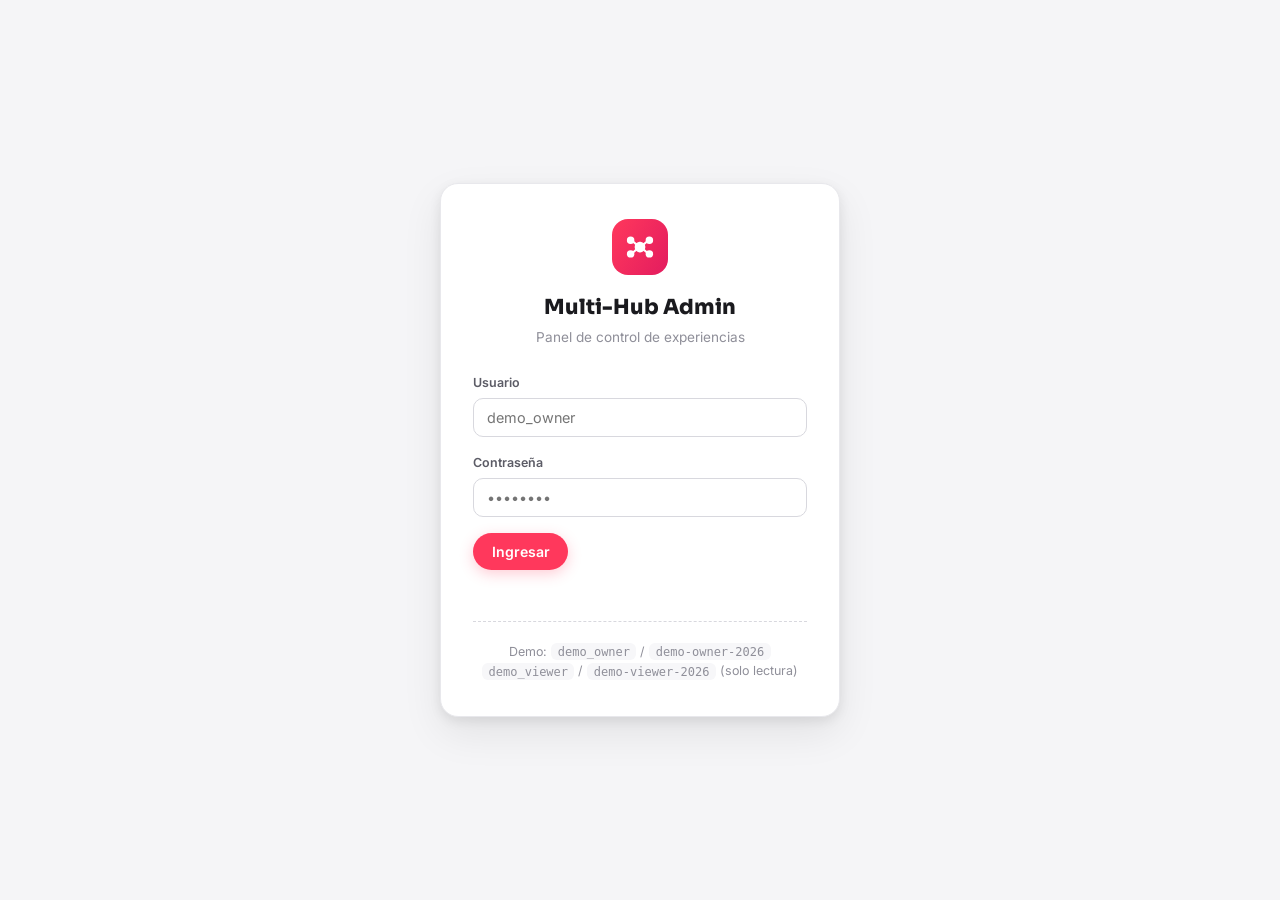
<file: dashboard/index.html>
<!doctype html>
<html lang="es">
<head>
<meta charset="utf-8">
<meta name="viewport" content="width=device-width, initial-scale=1">
<title>Panel — Multi-Hub Admin</title>
<meta name="robots" content="noindex, nofollow">
<link rel="icon" href="data:image/svg+xml,%3Csvg xmlns='http://www.w3.org/2000/svg' viewBox='0 0 24 24'%3E%3Cdefs%3E%3ClinearGradient id='g' x1='0' y1='0' x2='1' y2='1'%3E%3Cstop offset='0' stop-color='%23ff385c'/%3E%3Cstop offset='1' stop-color='%23e31c5f'/%3E%3C/linearGradient%3E%3C/defs%3E%3Ccircle cx='12' cy='12' r='3.4' fill='url(%23g)'/%3E%3Ccircle cx='4.5' cy='6.5' r='2.1' fill='url(%23g)'/%3E%3Ccircle cx='19.5' cy='6.5' r='2.1' fill='url(%23g)'/%3E%3Ccircle cx='4.5' cy='17.5' r='2.1' fill='url(%23g)'/%3E%3Ccircle cx='19.5' cy='17.5' r='2.1' fill='url(%23g)'/%3E%3Cpath d='M6.4 7.6 10.2 10.9M17.6 7.6 13.8 10.9M6.4 16.4 10.2 13.1M17.6 16.4 13.8 13.1M12 8.6v6.8' stroke='url(%23g)' stroke-width='1.6' stroke-linecap='round'/%3E%3C/svg%3E">
<link rel="preconnect" href="https://fonts.googleapis.com">
<link rel="preconnect" href="https://fonts.gstatic.com" crossorigin>
<link href="https://fonts.googleapis.com/css2?family=Sora:wght@500;600;700;800&family=Inter:wght@400;500;600;700&display=swap" rel="stylesheet">
<link rel="stylesheet" href="styles.css">
</head>
<body>
<svg xmlns="http://www.w3.org/2000/svg" style="display:none" aria-hidden="true">
  <symbol id="i-logo" viewBox="0 0 24 24"><circle cx="12" cy="12" r="3.4" fill="currentColor"/><circle cx="4.5" cy="6.5" r="2.1" fill="currentColor"/><circle cx="19.5" cy="6.5" r="2.1" fill="currentColor"/><circle cx="4.5" cy="17.5" r="2.1" fill="currentColor"/><circle cx="19.5" cy="17.5" r="2.1" fill="currentColor"/><path d="M6.4 7.6 10.2 10.9M17.6 7.6 13.8 10.9M6.4 16.4 10.2 13.1M17.6 16.4 13.8 13.1M12 8.6v6.8" stroke="currentColor" stroke-width="1.6" stroke-linecap="round"/></symbol>
  <symbol id="i-home" viewBox="0 0 24 24"><path d="m3 10 9-7 9 7v10a1 1 0 0 1-1 1h-5v-7h-6v7H4a1 1 0 0 1-1-1V10Z"/></symbol>
  <symbol id="i-box" viewBox="0 0 24 24"><path d="M21 8 12 3 3 8v8l9 5 9-5V8Z"/><path d="M3 8l9 5 9-5M12 13v8"/></symbol>
  <symbol id="i-order" viewBox="0 0 24 24"><path d="M6 3h12l2 4v14H4V7l2-4Z"/><path d="M4 7h16M9 11h6"/></symbol>
  <symbol id="i-lead" viewBox="0 0 24 24"><path d="M16 21v-2a4 4 0 0 0-4-4H6a4 4 0 0 0-4 4v2"/><circle cx="9" cy="7" r="4"/><path d="M22 21v-2a4 4 0 0 0-3-3.9M16 3.1a4 4 0 0 1 0 7.8"/></symbol>
  <symbol id="i-plug" viewBox="0 0 24 24"><path d="M12 3v5m0 0v5a3 3 0 0 0 3 3h0M12 8h5a2 2 0 0 1 2 2 5 5 0 0 1-5 5h-2M12 16v5"/></symbol>
  <symbol id="i-plus" viewBox="0 0 24 24"><path d="M12 5v14M5 12h14"/></symbol>
  <symbol id="i-search" viewBox="0 0 24 24"><circle cx="11" cy="11" r="7"/><path d="m20 20-4-4"/></symbol>
  <symbol id="i-refresh" viewBox="0 0 24 24"><path d="M20 7V3l-2 2a8 8 0 0 0-13 3m-1 9v4l2-2a8 8 0 0 0 13-3"/></symbol>
  <symbol id="i-edit" viewBox="0 0 24 24"><path d="M17 3a2.8 2.8 0 1 1 4 4L7.5 20.5 2 22l1.5-5.5L17 3Z"/></symbol>
  <symbol id="i-trash" viewBox="0 0 24 24"><path d="M3 6h18M8 6V4h8v2m1 0v14a1 1 0 0 1-1 1H8a1 1 0 0 1-1-1V6m4 4v6m4-6v6"/></symbol>
  <symbol id="i-external" viewBox="0 0 24 24"><path d="M14 4h6v6M20 4 10 14M18 13v6a1 1 0 0 1-1 1H5a1 1 0 0 1-1-1V7a1 1 0 0 1 1-1h6"/></symbol>
</svg>

<div class="layout">
  <aside class="sidebar">
    <div class="brand">
      <span class="brand-logo"><svg class="icon"><use href="#i-logo"/></svg></span>
      <div>Multi-Hub<small>Panel de control</small></div>
    </div>
    <nav class="side-links" aria-label="Navegación del panel">
      <p class="nav-sec">Operación</p>
      <a class="side-link active" href="index.html"><svg class="icon"><use href="#i-home"/></svg> Resumen</a>
      <a class="side-link" href="products.html"><svg class="icon"><use href="#i-box"/></svg> Productos</a>
      <a class="side-link" href="orders.html"><svg class="icon"><use href="#i-order"/></svg> Pedidos</a>
      <a class="side-link" href="leads.html"><svg class="icon"><use href="#i-lead"/></svg> Contactos</a>
      <a class="side-link" href="connectors.html"><svg class="icon"><use href="#i-plug"/></svg> Conectores</a>
      <p class="nav-sec">Sitio</p>
      <a class="side-link" href="/" target="_blank"><svg class="icon"><use href="#i-external"/></svg> Ver sitio público</a>
    <div id="user-chip" style="margin-top:1rem"></div>
    </nav>
  </aside>

  <main class="main">
    <div class="topbar">
      <h1>Resumen</h1>
      <div class="topbar-actions">
        <span id="last-refresh" class="muted"></span>
        <button class="btn btn-ghost btn-sm" onclick="reload()"><svg class="icon"><use href="#i-refresh"/></svg> Actualizar</button>
      </div>
    </div>

    <div id="stats" class="grid grid-3"></div>

    <div class="grid grid-2 mt">
      <section class="card">
        <h3>Distribución por tipo</h3>
        <div id="types-bars" class="bars"><div class="empty"><svg class="icon"><use href="#i-box"/></svg>Cargando…</div></div>
      </section>
      <section class="card">
        <h3>Ventas por día</h3>
        <div id="sales-bars" class="bars"><div class="empty"><svg class="icon"><use href="#i-order"/></svg>Cargando…</div></div>
      </section>
    </div>

    <div class="grid grid-2 mt">
      <section class="card">
        <div class="flex-between">
          <h3>Últimos pedidos</h3>
          <a class="btn btn-ghost btn-sm" href="orders.html">Ver todos</a>
        </div>
        <div id="recent-orders"><div class="empty"><svg class="icon"><use href="#i-order"/></svg>Cargando…</div></div>
      </section>
      <section class="card">
        <div class="flex-between">
          <h3>Contactos recientes</h3>
          <a class="btn btn-ghost btn-sm" href="leads.html">Ver todos</a>
        </div>
        <div id="recent-leads"><div class="empty"><svg class="icon"><use href="#i-lead"/></svg>Cargando…</div></div>
      </section>
    </div>
  </main>
</div>
<div id="toasts" aria-live="polite"></div>

<script src="auth.js"></script>
<script>
'use strict';
if (!requireAuth()) {}
const API = '/api/v1';
const fmtUSD = (n, c = 'USD') => `${c} ${Number(n).toLocaleString('es', { maximumFractionDigits: 2 })}`;
const fmtDate = (s) => s ? new Date(s).toLocaleDateString('es', { day: '2-digit', month: 'short' }) : '—';
const esc = (s) => String(s ?? '').replace(/[&<>"']/g, (m) => ({ '&': '&amp;', '<': '&lt;', '>': '&gt;', '"': '&quot;', "'": '&#39;' }[m]));
const TYPE_LABEL = { hotel: 'Hotel', tour: 'Tour', restaurant: 'Restaurante', event: 'Evento', service: 'Servicio', custom: 'Experiencia' };

function toast(msg, type = 'ok') {
  const el = document.createElement('div');
  el.className = 'toast' + (type === 'ok' ? '' : ' ' + type);
  el.textContent = msg;
  document.getElementById('toasts').appendChild(el);
  setTimeout(() => el.remove(), 3500);
}
const statusCls = (s) => ({ active: 'st-active', draft: 'st-draft', pending: 'st-pending', confirmed: 'st-confirmed', cancelled: 'st-cancelled', completed: 'st-completed', unpaid: 'st-unpaid', paid: 'st-paid', refunded: 'st-refunded', new: 'st-new', disabled: 'st-disabled', error: 'st-error' }[s] || 'st-draft');

async function get(path, opts) {
  const r = await authFetch(API + path, opts);
  if (!r.ok) { let d = {}; try { d = await r.json(); } catch (e) {} throw new Error(d.detail || 'Error ' + r.status); }
  return r.json();
}

const TYPES = { hotel: 'Hoteles', tour: 'Tours', restaurant: 'Restaurantes', event: 'Eventos', service: 'Servicios', custom: 'Experiencias' };
const TYPE_EMOJI = { hotel: '🏨', tour: '🧭', restaurant: '🍽️', event: '🎭', service: '✨', custom: '🌟' };

function renderTypesBars(data) {
  const total = data.reduce((a, b) => a + b.count, 0) || 1;
  document.getElementById('types-bars').innerHTML = data.map((x) => {
    const pct = Math.round((x.count / total) * 100);
    return `<div class="bar-row">
      <span>${TYPE_EMOJI[x.type] || '▪'} ${TYPE_LABEL[x.type] || x.type}</span>
      <div class="bar-track"><div class="bar-fill" style="width:${pct}%;animation-delay:${Math.random() * .2}s"></div></div>
      <span>${x.count}</span>
    </div>`;
  }).join('') || '<div class="empty">Sin productos</div>';
}

function renderSalesBars(days) {
  if (!days || !days.length) { document.getElementById('sales-bars').innerHTML = '<div class="empty"><svg class="icon"><use href="#i-order"/></svg>Sin ventas confirmadas aún</div>'; return; }
  const max = Math.max(...days.map((d) => d.sales)) || 1;
  document.getElementById('sales-bars').innerHTML = days.slice(-10).map((d) => {
    const pct = Math.max(4, Math.round((d.sales / max) * 100));
    return `<div class="bar-row">
      <span>${esc(d.date)}</span>
      <div class="bar-track"><div class="bar-fill" style="width:${pct}%"></div></div>
      <span>$${Number(d.sales).toLocaleString('es', { maximumFractionDigits: 0 })}</span>
    </div>`;
  }).join('');
}

async function load() {
  try {
    const [stats, charts, orders, leads] = await Promise.all([
      get('/dashboard/stats'), get('/dashboard/charts'), get('/orders'), get('/leads')
    ]);

    const salesPct = stats.sales > 0 ? { trend: 'Ventas confirmadas', cls: 'trend-up' } : { trend: 'Sin ventas aún', cls: 'trend-flat' };
    const statsHTML = [
      { label: 'Productos activos', num: stats.active_products, icon: 'i-box', trend: 'En catálogo', cls: 'trend-flat' },
      { label: 'Pedidos hoy', num: stats.orders_today, icon: 'i-order', trend: orders_today => orders_today > 0 ? 'Hay actividad hoy' : 'Sin pedidos hoy', cls: stats.orders_today > 0 ? 'trend-up' : 'trend-flat' },
      { label: 'Ventas confirmadas', num: '$' + Number(stats.sales).toLocaleString('es', { maximumFractionDigits: 0 }), icon: 'i-lead', trend: salesPct.trend, cls: salesPct.cls }
    ].map((s) => `<div class="card">
      <div class="flex" style="gap:.5rem;margin-bottom:.4rem"><svg class="icon"><use href="#${s.icon}"/></svg><span class="stat-label">${s.label}</span></div>
      <div class="stat-num">${s.num}</div>
      <div class="${s.cls}">${typeof s.trend === 'function' ? s.trend(stats.orders_today) : s.trend}</div>
    </div>`).join('');
    document.getElementById('stats').innerHTML = statsHTML;

    renderTypesBars(charts.products_by_type || []);
    renderSalesBars(charts.daily_sales || []);

    const recent = (orders || []).slice(0, 5);
    document.getElementById('recent-orders').innerHTML = recent.length
      ? '<table><thead><tr><th>Cliente</th><th>Producto</th><th>Total</th><th>Estado</th></tr></thead><tbody>' +
        recent.map((o) => `<tr><td class="td-name">${esc(o.customer_name)}</td><td><span class="td-sub">${esc((o.product_id || '').slice(0, 8))}</span></td><td>${fmtUSD(o.total_amount, o.currency)}</td><td><span class="status ${statusCls(o.status)}">${o.status}</span></td></tr>`).join('') +
        '</tbody></table>'
      : '<div class="empty"><svg class="icon"><use href="#i-order"/></svg>Sin pedidos registrados</div>';

    const leadsRecent = (leads || []).slice(0, 5);
    document.getElementById('recent-leads').innerHTML = leadsRecent.length
      ? leadsRecent.map((l) => `<div class="flex-between" style="padding:.7rem 0;border-bottom:1px solid var(--border)"><div><div class="td-name">${esc(l.name)}</div><div class="td-sub">${esc(l.email || '')}${l.business_name ? ' · ' + esc(l.business_name) : ''}</div></div><span class="status ${statusCls(l.status)}">${l.status}</span></div>`).join('')
      : '<div class="empty"><svg class="icon"><use href="#i-lead"/></svg>Sin contactos aún</div>';

    document.getElementById('last-refresh').textContent = 'Actualizado ' + new Date().toLocaleTimeString('es');
  } catch (e) {
    document.getElementById('stats').innerHTML = `<div class="card"><div class="empty"><svg class="icon"><use href="#i-lead"/></svg>${esc(e.message)}</div></div>`;
    toast(e.message, 'error');
  }
}
function reload() { load(); }
load();
renderUser();
</script>
</body>
</html>
</file>
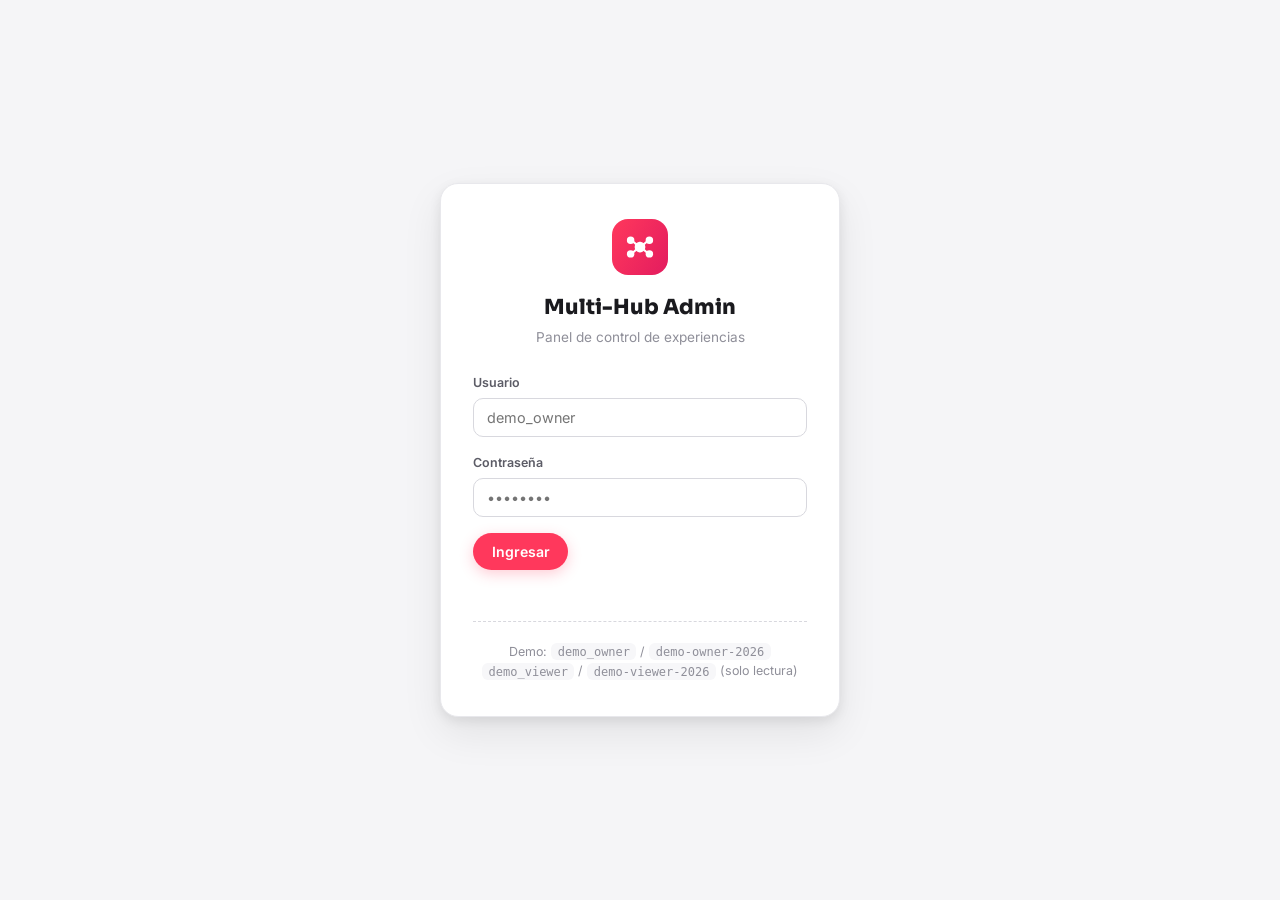
<file: dashboard/connectors.html>
<!doctype html>
<html lang="es">
<head>
<meta charset="utf-8">
<meta name="viewport" content="width=device-width, initial-scale=1">
<title>Conectores — Multi-Hub Admin</title>
<meta name="robots" content="noindex, nofollow">
<link rel="icon" href="data:image/svg+xml,%3Csvg xmlns='http://www.w3.org/2000/svg' viewBox='0 0 24 24'%3E%3Cdefs%3E%3ClinearGradient id='g' x1='0' y1='0' x2='1' y2='1'%3E%3Cstop offset='0' stop-color='%23ff385c'/%3E%3Cstop offset='1' stop-color='%23e31c5f'/%3E%3C/linearGradient%3E%3C/defs%3E%3Ccircle cx='12' cy='12' r='3.4' fill='url(%23g)'/%3E%3Ccircle cx='4.5' cy='6.5' r='2.1' fill='url(%23g)'/%3E%3Ccircle cx='19.5' cy='6.5' r='2.1' fill='url(%23g)'/%3E%3Ccircle cx='4.5' cy='17.5' r='2.1' fill='url(%23g)'/%3E%3Ccircle cx='19.5' cy='17.5' r='2.1' fill='url(%23g)'/%3E%3Cpath d='M6.4 7.6 10.2 10.9M17.6 7.6 13.8 10.9M6.4 16.4 10.2 13.1M17.6 16.4 13.8 13.1M12 8.6v6.8' stroke='url(%23g)' stroke-width='1.6' stroke-linecap='round'/%3E%3C/svg%3E">
<link rel="preconnect" href="https://fonts.googleapis.com">
<link rel="preconnect" href="https://fonts.gstatic.com" crossorigin>
<link href="https://fonts.googleapis.com/css2?family=Sora:wght@500;600;700;800&family=Inter:wght@400;500;600;700&display=swap" rel="stylesheet">
<link rel="stylesheet" href="styles.css">
</head>
<body>
<svg xmlns="http://www.w3.org/2000/svg" style="display:none" aria-hidden="true">
  <symbol id="i-logo" viewBox="0 0 24 24"><circle cx="12" cy="12" r="3.4" fill="currentColor"/><circle cx="4.5" cy="6.5" r="2.1" fill="currentColor"/><circle cx="19.5" cy="6.5" r="2.1" fill="currentColor"/><circle cx="4.5" cy="17.5" r="2.1" fill="currentColor"/><circle cx="19.5" cy="17.5" r="2.1" fill="currentColor"/><path d="M6.4 7.6 10.2 10.9M17.6 7.6 13.8 10.9M6.4 16.4 10.2 13.1M17.6 16.4 13.8 13.1M12 8.6v6.8" stroke="currentColor" stroke-width="1.6" stroke-linecap="round"/></symbol>
  <symbol id="i-home" viewBox="0 0 24 24"><path d="m3 10 9-7 9 7v10a1 1 0 0 1-1 1h-5v-7h-6v7H4a1 1 0 0 1-1-1V10Z"/></symbol>
  <symbol id="i-box" viewBox="0 0 24 24"><path d="M21 8 12 3 3 8v8l9 5 9-5V8Z"/><path d="M3 8l9 5 9-5M12 13v8"/></symbol>
  <symbol id="i-order" viewBox="0 0 24 24"><path d="M6 3h12l2 4v14H4V7l2-4Z"/><path d="M4 7h16M9 11h6"/></symbol>
  <symbol id="i-lead" viewBox="0 0 24 24"><path d="M16 21v-2a4 4 0 0 0-4-4H6a4 4 0 0 0-4 4v2"/><circle cx="9" cy="7" r="4"/><path d="M22 21v-2a4 4 0 0 0-3-3.9M16 3.1a4 4 0 0 1 0 7.8"/></symbol>
  <symbol id="i-plug" viewBox="0 0 24 24"><path d="M12 3v5m0 0v5a3 3 0 0 0 3 3h0M12 8h5a2 2 0 0 1 2 2 5 5 0 0 1-5 5h-2M12 16v5"/></symbol>
  <symbol id="i-plus" viewBox="0 0 24 24"><path d="M12 5v14M5 12h14"/></symbol>
  <symbol id="i-external" viewBox="0 0 24 24"><path d="M14 4h6v6M20 4 10 14M18 13v6a1 1 0 0 1-1 1H5a1 1 0 0 1-1-1V7a1 1 0 0 1 1-1h6"/></symbol>
  <symbol id="i-refresh" viewBox="0 0 24 24"><path d="M20 7V3l-2 2a8 8 0 0 0-13 3m-1 9v4l2-2a8 8 0 0 0 13-3"/></symbol>
  <symbol id="i-trash" viewBox="0 0 24 24"><path d="M3 6h18M8 6V4h8v2m1 0v14a1 1 0 0 1-1 1H8a1 1 0 0 1-1-1V6m4 4v6m4-6v6"/></symbol>
</svg>

<div class="layout">
  <aside class="sidebar">
    <div class="brand"><span class="brand-logo"><svg class="icon"><use href="#i-logo"/></svg></span><div>Multi-Hub<small>Panel de control</small></div></div>
    <nav class="side-links" aria-label="Navegación del panel">
      <p class="nav-sec">Operación</p>
      <a class="side-link" href="index.html"><svg class="icon"><use href="#i-home"/></svg> Resumen</a>
      <a class="side-link" href="products.html"><svg class="icon"><use href="#i-box"/></svg> Productos</a>
      <a class="side-link" href="orders.html"><svg class="icon"><use href="#i-order"/></svg> Pedidos</a>
      <a class="side-link" href="leads.html"><svg class="icon"><use href="#i-lead"/></svg> Contactos</a>
      <a class="side-link active" href="connectors.html"><svg class="icon"><use href="#i-plug"/></svg> Conectores</a>
      <p class="nav-sec">Sitio</p>
      <a class="side-link" href="/" target="_blank"><svg class="icon"><use href="#i-external"/></svg> Ver sitio público</a>
    <div id="user-chip" style="margin-top:1rem"></div>
    </nav>
  </aside>

  <main class="main">
    <div class="topbar">
      <h1>Conectores</h1>
      <div class="topbar-actions"><button class="btn btn-primary" id="btn-new" onclick="openModal()"><svg class="icon"><use href="#i-plus"/></svg> Nuevo conector</button></div>
    </div>
    <p class="muted" style="margin-bottom:1.2rem">Sincroniza tu catálogo con tiendas externas (Shopify, WooCommerce, PrestaShop).</p>
    <div id="list" class="grid grid-2"><div class="card"><div class="empty">Cargando…</div></div></div>
  </main>
</div>

<div class="modal-back" id="modal">
  <div class="modal">
    <h2>Nuevo conector</h2>
    <form id="cform" novalidate>
      <div class="form-grid">
        <div class="field"><label for="c-name">Nombre *</label><input id="c-name" name="name"><div class="err" id="c-e-name"></div></div>
        <div class="field"><label for="c-platform">Plataforma *</label>
          <select id="c-platform" name="platform"><option value="native">Nativo (Multi-Hub)</option><option value="shopify">Shopify</option><option value="woocommerce">WooCommerce</option><option value="prestashop">PrestaShop</option></select>
        </div>
        <div class="field"><label for="c-interval">Intervalo de sync (min)</label><input id="c-interval" name="sync_interval_minutes" type="number" min="1" value="60"></div>
      </div>
      <div class="modal-foot">
        <button type="button" class="btn btn-ghost" onclick="closeModal()">Cancelar</button>
        <button type="submit" class="btn btn-primary">Crear conector</button>
      </div>
    </form>
  </div>
</div>
<div id="toasts" aria-live="polite"></div>

<script src="auth.js"></script>
<script>
'use strict';
if (!requireAuth()) {}
const esc = (s) => String(s ?? '').replace(/[&<>"']/g, (m) => ({ '&': '&amp;', '<': '&lt;', '>': '&gt;', '"': '&quot;', "'": '&#39;' }[m]));
const PLATFORM_ICO = { native: '🛠', shopify: '🛍', woocommerce: '🛒', prestashop: '🏷' };
const statusCls = (s) => ({ active: 'st-active', disabled: 'st-disabled', error: 'st-error' }[s] || 'st-draft');
const fmtDate = (s) => s ? new Date(s).toLocaleString('es', { day: '2-digit', month: 'short', hour: '2-digit', minute: '2-digit' }) : 'Nunca';
function toast(msg, type) { const el = document.createElement('div'); el.className = 'toast' + (type ? ' ' + type : ''); el.textContent = msg; document.getElementById('toasts').appendChild(el); setTimeout(() => el.remove(), 3500); }
async function get(path, opts) { const r = await authFetch('/api/v1' + path, opts); if (!r.ok) { let d = {}; try { d = await r.json(); } catch (e) {} throw new Error(d.detail || 'Error ' + r.status); } return r.json(); }
async function api(path, method, body) { const r = await authFetch('/api/v1' + path, { method, headers: { 'Content-Type': 'application/json' }, body: body ? JSON.stringify(body) : undefined }); if (!r.ok) { let d = {}; try { d = await r.json(); } catch (e) {} throw new Error(d.detail || 'Error ' + r.status); } return r.json().catch(() => ({})); }

async function load() {
  try {
    const conns = await get('/connectors');
    document.getElementById('list').innerHTML = conns.length
      ? conns.map((c) => `<div class="card">
          <div class="flex-between">
            <div class="flex"><span style="font-size:1.4rem">${PLATFORM_ICO[c.platform] || '🔌'}</span><div><div class="td-name">${esc(c.name)}</div><div class="td-sub">${esc(c.platform)} · cada ${c.sync_interval_minutes} min</div></div></div>
            <span class="status ${statusCls(c.status)}">${c.status}</span>
          </div>
          <div class="td-sub" style="margin:.8rem 0">Última sync: ${fmtDate(c.last_sync_at)}</div>
          <div class="flex">
            <button class="btn btn-ghost btn-sm" onclick="sync('${c.id}','${esc(c.name)}')">Sincronizar</button>
            <button class="btn btn-ghost btn-sm" onclick="check('${c.id}')">Verificar</button>
            ${c.status !== 'disabled' ? `<button class="btn btn-danger btn-sm" onclick="disable('${c.id}','${esc(c.name)}')">Desactivar</button>` : ''}
          </div>
        </div>`).join('')
      : '<div class="card"><div class="empty"><svg class="icon"><use href="#i-plug"/></svg>No hay conectores configurados</div></div>';
    if (isReadOnly()) {
      const bn = document.getElementById('btn-new'); if (bn) bn.classList.add('hide');
      document.querySelectorAll('.card .flex .btn').forEach(el => el.classList.add('hide'));
    }
  } catch (e) { document.getElementById('list').innerHTML = `<div class="card"><div class="empty">${esc(e.message)}</div></div>`; }
}

async function sync(id, name) {
  try {
    const r = await api('/connectors/' + id + '/sync', 'POST');
    toast(`Sync iniciado para "${name}"` + (r.task_id ? ` (tarea ${r.task_id.slice(0, 8)})` : ' — el worker no está disponible, pendiente en cola'));
  } catch (e) { toast(e.message, 'error'); }
}
async function check(id) {
  try {
    const r = await get('/connectors/' + id + '/status', { method: 'POST' });
    toast(`Estado: ${r.status}. ${r.health && r.health.ok ? 'Conexión OK' : (r.health && r.health.detail ? String(r.health.detail).slice(0, 80) : 'Verificado')}`, r.status === 'active' ? 'ok' : 'warn');
    load();
  } catch (e) { toast(e.message, 'error'); }
}
async function disable(id, name) {
  if (!confirm(`¿Desactivar el conector "${name}"?`)) return;
  try { await api('/connectors/' + id, 'DELETE'); toast('Conector desactivado'); load(); } catch (e) { toast(e.message, 'error'); }
}

function openModal() { document.getElementById('cform').reset(); document.getElementById('c-e-name').textContent = ''; document.getElementById('modal').classList.add('open'); }
function closeModal() { document.getElementById('modal').classList.remove('open'); }
document.getElementById('modal').addEventListener('click', (e) => { if (e.target.id === 'modal') closeModal(); });
document.getElementById('cform').addEventListener('submit', async (e) => {
  e.preventDefault();
  const name = document.getElementById('c-name').value.trim();
  const platform = document.getElementById('c-platform').value;
  const sync_interval_minutes = Math.max(1, parseInt(document.getElementById('c-interval').value, 10) || 60);
  if (!name || name.length < 2) { document.getElementById('c-e-name').textContent = 'El nombre es obligatorio (mínimo 2 caracteres)'; return; }
  document.getElementById('c-e-name').textContent = '';
  try {
    await api('/connectors', 'POST', { name, platform, config: {}, sync_interval_minutes });
    toast('Conector creado'); closeModal(); load();
  } catch (err) { toast(err.message, 'error'); }
});
load();
renderUser();
</script>
</body>
</html>
</file>
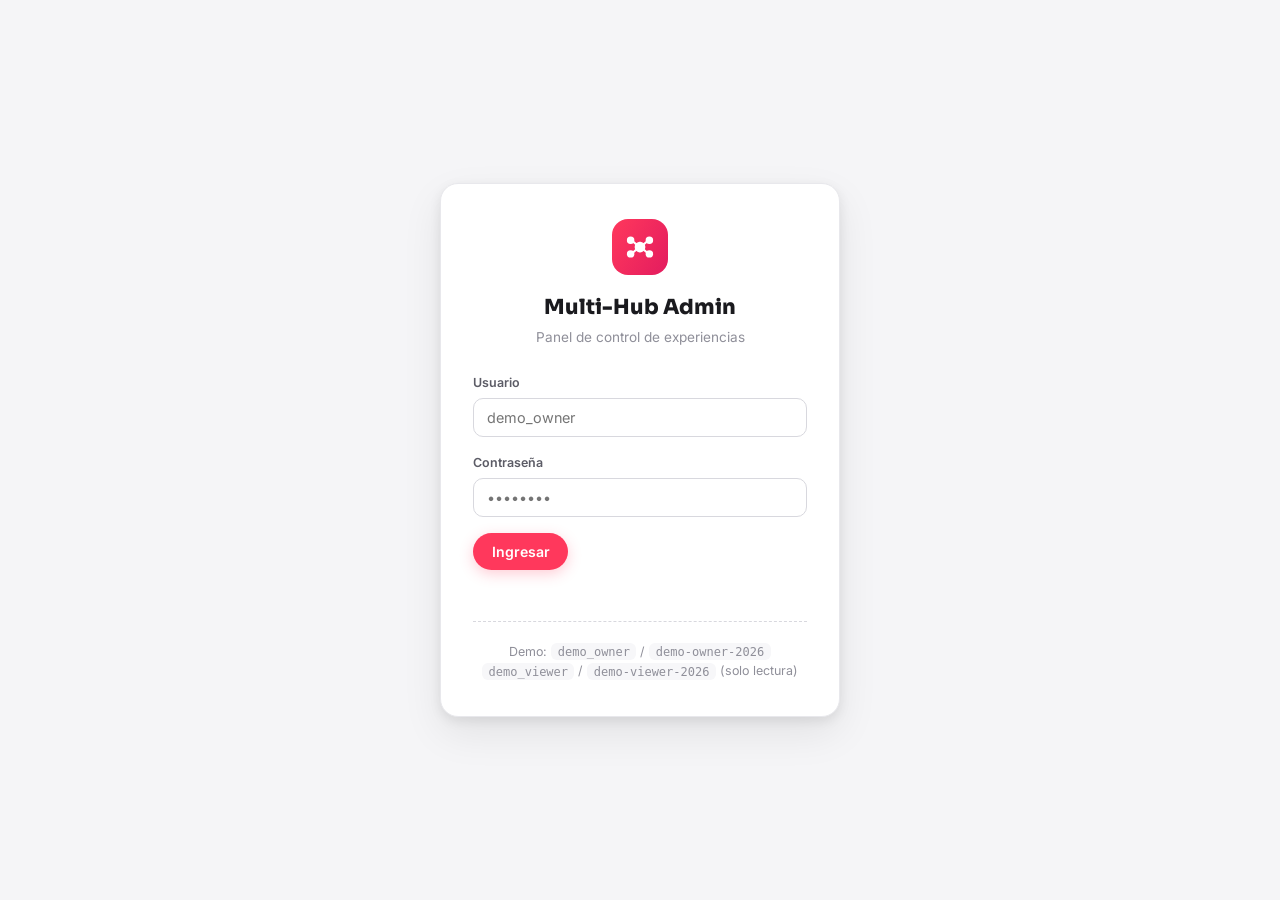
<file: dashboard/login.html>
<!doctype html>
<html lang="es">
<head>
<meta charset="utf-8">
<meta name="viewport" content="width=device-width, initial-scale=1">
<title>Ingreso — Multi-Hub Admin</title>
<meta name="robots" content="noindex, nofollow">
<link rel="icon" href="data:image/svg+xml,%3Csvg xmlns='http://www.w3.org/2000/svg' viewBox='0 0 24 24'%3E%3Cdefs%3E%3ClinearGradient id='g' x1='0' y1='0' x2='1' y2='1'%3E%3Cstop offset='0' stop-color='%23ff385c'/%3E%3Cstop offset='1' stop-color='%23e31c5f'/%3E%3C/linearGradient%3E%3C/defs%3E%3Ccircle cx='12' cy='12' r='3.4' fill='url(%23g)'/%3E%3Ccircle cx='4.5' cy='6.5' r='2.1' fill='url(%23g)'/%3E%3Ccircle cx='19.5' cy='6.5' r='2.1' fill='url(%23g)'/%3E%3Ccircle cx='4.5' cy='17.5' r='2.1' fill='url(%23g)'/%3E%3Ccircle cx='19.5' cy='17.5' r='2.1' fill='url(%23g)'/%3E%3Cpath d='M6.4 7.6 10.2 10.9M17.6 7.6 13.8 10.9M6.4 16.4 10.2 13.1M17.6 16.4 13.8 13.1M12 8.6v6.8' stroke='url(%23g)' stroke-width='1.6' stroke-linecap='round'/%3E%3C/svg%3E">
<link rel="preconnect" href="https://fonts.googleapis.com">
<link rel="preconnect" href="https://fonts.gstatic.com" crossorigin>
<link href="https://fonts.googleapis.com/css2?family=Sora:wght@500;600;700;800&family=Inter:wght@400;500;600;700&display=swap" rel="stylesheet">
<link rel="stylesheet" href="styles.css">
<style>
  body { display: grid; place-items: center; min-height: 100vh; background: var(--bg); }
  .login-card { width: min(400px, 92vw); background: var(--surface); border: 1px solid var(--border); border-radius: var(--r-lg); padding: 2.2rem 2rem; box-shadow: var(--shadow-hover); }
  .login-logo { width: 56px; height: 56px; border-radius: 16px; background: var(--grad); display: grid; place-items: center; color: #fff; margin: 0 auto 1rem; }
  .login-logo .icon { width: 30px; height: 30px; }
  .login-card h1 { font-family: var(--font-display); font-size: 1.3rem; font-weight: 800; text-align: center; margin-bottom: .2rem; }
  .login-card .sub { text-align: center; color: var(--text-3); font-size: .85rem; margin-bottom: 1.6rem; }
  .login-card .field { margin-bottom: 1rem; }
  .login-err { color: var(--red); font-size: .85rem; min-height: 1.2rem; margin-top: .6rem; text-align: center; }
  .login-demo { margin-top: 1.4rem; padding-top: 1.2rem; border-top: 1px dashed var(--border-2); font-size: .78rem; color: var(--text-3); text-align: center; }
  .login-demo code { background: var(--surface-2); padding: .1rem .4rem; border-radius: 6px; font-size: .75rem; }
</style>
</head>
<body>
<svg xmlns="http://www.w3.org/2000/svg" style="display:none" aria-hidden="true">
  <symbol id="i-logo" viewBox="0 0 24 24"><circle cx="12" cy="12" r="3.4" fill="currentColor"/><circle cx="4.5" cy="6.5" r="2.1" fill="currentColor"/><circle cx="19.5" cy="6.5" r="2.1" fill="currentColor"/><circle cx="4.5" cy="17.5" r="2.1" fill="currentColor"/><circle cx="19.5" cy="17.5" r="2.1" fill="currentColor"/><path d="M6.4 7.6 10.2 10.9M17.6 7.6 13.8 10.9M6.4 16.4 10.2 13.1M17.6 16.4 13.8 13.1M12 8.6v6.8" stroke="currentColor" stroke-width="1.6" stroke-linecap="round"/></symbol>
</svg>

<div class="login-card">
  <div class="login-logo"><svg class="icon"><use href="#i-logo"/></svg></div>
  <h1>Multi-Hub Admin</h1>
  <p class="sub">Panel de control de experiencias</p>
  <form id="login-form" novalidate>
    <div class="field">
      <label for="username">Usuario</label>
      <input id="username" name="username" type="text" autocomplete="username" placeholder="demo_owner" required>
    </div>
    <div class="field">
      <label for="password">Contraseña</label>
      <input id="password" name="password" type="password" autocomplete="current-password" placeholder="••••••••" required>
    </div>
    <button class="btn btn-primary btn-block" type="submit" id="btn">Ingresar</button>
    <div class="login-err" id="err" role="alert"></div>
  </form>
  <div class="login-demo">
    Demo: <code>demo_owner</code> / <code>demo-owner-2026</code><br>
    <code>demo_viewer</code> / <code>demo-viewer-2026</code> (solo lectura)
  </div>
</div>

<script src="auth.js"></script>
<script>
'use strict';
(function () {
  if (getToken()) { location.href = 'index.html'; return; }
  const form = document.getElementById('login-form');
  const err = document.getElementById('err');
  const btn = document.getElementById('btn');
  form.addEventListener('submit', async (e) => {
    e.preventDefault();
    const username = document.getElementById('username').value.trim();
    const password = document.getElementById('password').value;
    if (!username || !password) { err.textContent = 'Ingresa usuario y contraseña'; return; }
    err.textContent = '';
    btn.disabled = true; btn.textContent = 'Ingresando…';
    try {
      const r = await fetch('/api/v1/auth/login', {
        method: 'POST',
        headers: { 'Content-Type': 'application/json' },
        body: JSON.stringify({ username, password })
      });
      if (r.status === 401) { err.textContent = 'Credenciales inválidas'; return; }
      if (!r.ok) { err.textContent = 'Error ' + r.status + ' — intenta de nuevo'; return; }
      const data = await r.json();
      setAuth(data.token, data.user);
      location.href = 'index.html';
    } catch (ex) {
      err.textContent = 'Error de conexión. Intenta de nuevo.';
    } finally {
      btn.disabled = false; btn.textContent = 'Ingresar';
    }
  });
})();
</script>
</body>
</html>
</file>
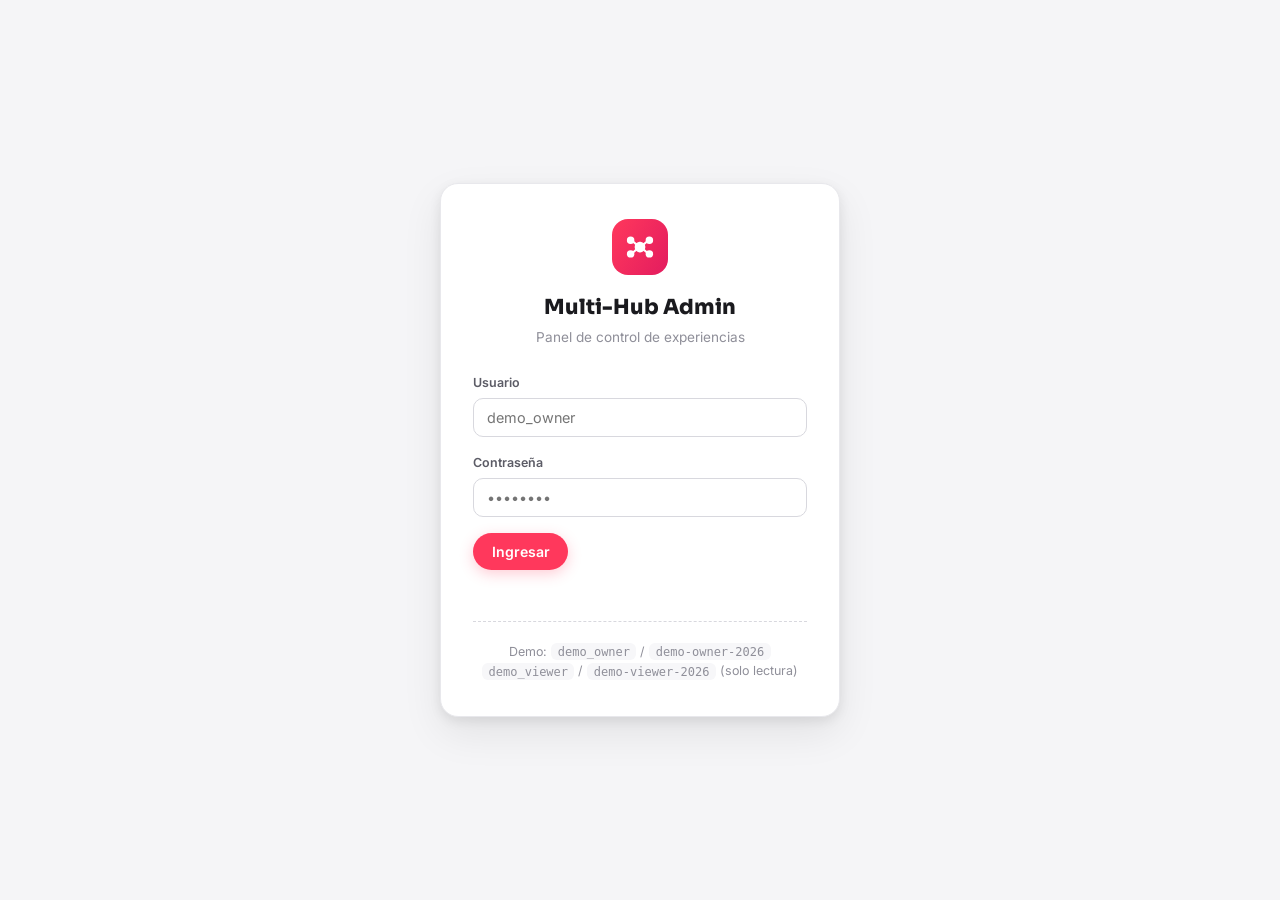
<file: dashboard/orders.html>
<!doctype html>
<html lang="es">
<head>
<meta charset="utf-8">
<meta name="viewport" content="width=device-width, initial-scale=1">
<title>Pedidos — Multi-Hub Admin</title>
<meta name="robots" content="noindex, nofollow">
<link rel="icon" href="data:image/svg+xml,%3Csvg xmlns='http://www.w3.org/2000/svg' viewBox='0 0 24 24'%3E%3Cdefs%3E%3ClinearGradient id='g' x1='0' y1='0' x2='1' y2='1'%3E%3Cstop offset='0' stop-color='%23ff385c'/%3E%3Cstop offset='1' stop-color='%23e31c5f'/%3E%3C/linearGradient%3E%3C/defs%3E%3Ccircle cx='12' cy='12' r='3.4' fill='url(%23g)'/%3E%3Ccircle cx='4.5' cy='6.5' r='2.1' fill='url(%23g)'/%3E%3Ccircle cx='19.5' cy='6.5' r='2.1' fill='url(%23g)'/%3E%3Ccircle cx='4.5' cy='17.5' r='2.1' fill='url(%23g)'/%3E%3Ccircle cx='19.5' cy='17.5' r='2.1' fill='url(%23g)'/%3E%3Cpath d='M6.4 7.6 10.2 10.9M17.6 7.6 13.8 10.9M6.4 16.4 10.2 13.1M17.6 16.4 13.8 13.1M12 8.6v6.8' stroke='url(%23g)' stroke-width='1.6' stroke-linecap='round'/%3E%3C/svg%3E">
<link rel="preconnect" href="https://fonts.googleapis.com">
<link rel="preconnect" href="https://fonts.gstatic.com" crossorigin>
<link href="https://fonts.googleapis.com/css2?family=Sora:wght@500;600;700;800&family=Inter:wght@400;500;600;700&display=swap" rel="stylesheet">
<link rel="stylesheet" href="styles.css">
</head>
<body>
<svg xmlns="http://www.w3.org/2000/svg" style="display:none" aria-hidden="true">
  <symbol id="i-logo" viewBox="0 0 24 24"><circle cx="12" cy="12" r="3.4" fill="currentColor"/><circle cx="4.5" cy="6.5" r="2.1" fill="currentColor"/><circle cx="19.5" cy="6.5" r="2.1" fill="currentColor"/><circle cx="4.5" cy="17.5" r="2.1" fill="currentColor"/><circle cx="19.5" cy="17.5" r="2.1" fill="currentColor"/><path d="M6.4 7.6 10.2 10.9M17.6 7.6 13.8 10.9M6.4 16.4 10.2 13.1M17.6 16.4 13.8 13.1M12 8.6v6.8" stroke="currentColor" stroke-width="1.6" stroke-linecap="round"/></symbol>
  <symbol id="i-home" viewBox="0 0 24 24"><path d="m3 10 9-7 9 7v10a1 1 0 0 1-1 1h-5v-7h-6v7H4a1 1 0 0 1-1-1V10Z"/></symbol>
  <symbol id="i-box" viewBox="0 0 24 24"><path d="M21 8 12 3 3 8v8l9 5 9-5V8Z"/><path d="M3 8l9 5 9-5M12 13v8"/></symbol>
  <symbol id="i-order" viewBox="0 0 24 24"><path d="M6 3h12l2 4v14H4V7l2-4Z"/><path d="M4 7h16M9 11h6"/></symbol>
  <symbol id="i-lead" viewBox="0 0 24 24"><path d="M16 21v-2a4 4 0 0 0-4-4H6a4 4 0 0 0-4 4v2"/><circle cx="9" cy="7" r="4"/><path d="M22 21v-2a4 4 0 0 0-3-3.9M16 3.1a4 4 0 0 1 0 7.8"/></symbol>
  <symbol id="i-plug" viewBox="0 0 24 24"><path d="M12 3v5m0 0v5a3 3 0 0 0 3 3h0M12 8h5a2 2 0 0 1 2 2 5 5 0 0 1-5 5h-2M12 16v5"/></symbol>
  <symbol id="i-plus" viewBox="0 0 24 24"><path d="M12 5v14M5 12h14"/></symbol>
  <symbol id="i-search" viewBox="0 0 24 24"><circle cx="11" cy="11" r="7"/><path d="m20 20-4-4"/></symbol>
  <symbol id="i-trash" viewBox="0 0 24 24"><path d="M3 6h18M8 6V4h8v2m1 0v14a1 1 0 0 1-1 1H8a1 1 0 0 1-1-1V6m4 4v6m4-6v6"/></symbol>
  <symbol id="i-external" viewBox="0 0 24 24"><path d="M14 4h6v6M20 4 10 14M18 13v6a1 1 0 0 1-1 1H5a1 1 0 0 1-1-1V7a1 1 0 0 1 1-1h6"/></symbol>
  <symbol id="i-eye" viewBox="0 0 24 24"><path d="M2 12s3.5-7 10-7 10 7 10 7-3.5 7-10 7-10-7-10-7Z"/><circle cx="12" cy="12" r="3"/></symbol>
</svg>

<div class="layout">
  <aside class="sidebar">
    <div class="brand"><span class="brand-logo"><svg class="icon"><use href="#i-logo"/></svg></span><div>Multi-Hub<small>Panel de control</small></div></div>
    <nav class="side-links" aria-label="Navegación del panel">
      <p class="nav-sec">Operación</p>
      <a class="side-link" href="index.html"><svg class="icon"><use href="#i-home"/></svg> Resumen</a>
      <a class="side-link" href="products.html"><svg class="icon"><use href="#i-box"/></svg> Productos</a>
      <a class="side-link active" href="orders.html"><svg class="icon"><use href="#i-order"/></svg> Pedidos</a>
      <a class="side-link" href="leads.html"><svg class="icon"><use href="#i-lead"/></svg> Contactos</a>
      <a class="side-link" href="connectors.html"><svg class="icon"><use href="#i-plug"/></svg> Conectores</a>
      <p class="nav-sec">Sitio</p>
      <a class="side-link" href="/" target="_blank"><svg class="icon"><use href="#i-external"/></svg> Ver sitio público</a>
    <div id="user-chip" style="margin-top:1rem"></div>
    </nav>
  </aside>

  <main class="main">
    <div class="topbar">
      <h1>Pedidos</h1>
      <button class="btn btn-ghost btn-sm" onclick="load()">Actualizar</button>
    </div>
    <div class="toolbar">
      <div class="search"><svg class="icon"><use href="#i-search"/></svg><input id="search" type="search" placeholder="Buscar por cliente o correo…" oninput="load()"></div>
    </div>
    <div id="list" class="table-wrap"><div class="empty">Cargando…</div></div>
  </main>
</div>

<div class="modal-back" id="modal">
  <div class="modal">
    <h2 id="title">Detalle del pedido</h2>
    <div id="detail"></div>
    <div class="modal-foot"><button type="button" class="btn btn-ghost" onclick="closeModal()">Cerrar</button></div>
  </div>
</div>
<div id="toasts" aria-live="polite"></div>

<script src="auth.js"></script>
<script>
'use strict';
if (!requireAuth()) {}
const API = '/api/v1';
let orders = [], products = [];
const esc = (s) => String(s ?? '').replace(/[&<>"']/g, (m) => ({ '&': '&amp;', '<': '&lt;', '>': '&gt;', '"': '&quot;', "'": '&#39;' }[m]));
const statusCls = (s) => ({ pending: 'st-pending', confirmed: 'st-confirmed', cancelled: 'st-cancelled', completed: 'st-completed', paid: 'st-paid', unpaid: 'st-unpaid', refunded: 'st-refunded' }[s] || 'st-draft');
const payCls = (s) => ({ paid: 'st-paid', unpaid: 'st-unpaid', refunded: 'st-refunded' }[s] || 'st-draft');
const fmtUSD = (n, c) => `${c} ${Number(n).toLocaleString('es', { maximumFractionDigits: 2 })}`;
const fmtDate = (s) => s ? new Date(s).toLocaleString('es', { day: '2-digit', month: 'short', hour: '2-digit', minute: '2-digit' }) : '—';

function toast(msg, type) { const el = document.createElement('div'); el.className = 'toast' + (type ? ' ' + type : ''); el.textContent = msg; document.getElementById('toasts').appendChild(el); setTimeout(() => el.remove(), 3500); }
async function get(path) { const r = await authFetch(API + path); if (!r.ok) { let d = {}; try { d = await r.json(); } catch (e) {} throw new Error(d.detail || 'Error ' + r.status); } return r.json(); }
async function api(path, method, body) { const r = await authFetch(API + path, { method, headers: { 'Content-Type': 'application/json' }, body: body ? JSON.stringify(body) : undefined }); if (!r.ok) { let d = {}; try { d = await r.json(); } catch (e) {} throw new Error(d.detail || 'Error ' + r.status); } return r.json().catch(() => ({})); }

async function load() {
  try {
    orders = await get('/orders');
    if (!products.length) products = await get('/products?status=active');
    const prodName = (id) => (products.find((p) => p.id === id) || {}).name || (id || '').slice(0, 8);
    const q = document.getElementById('search').value.trim().toLowerCase();
    const list = q ? orders.filter((o) => (o.customer_name + ' ' + o.customer_email).toLowerCase().includes(q)) : orders;
    document.getElementById('list').innerHTML = list.length
      ? `<table><thead><tr><th>Cliente</th><th>Producto</th><th>Fecha</th><th>Cant.</th><th>Total</th><th>Estado</th><th>Pago</th><th></th></tr></thead><tbody>` +
        list.map((o) => `<tr>
          <td><div class="td-name">${esc(o.customer_name)}</div><div class="td-sub">${esc(o.customer_email)}</div></td>
          <td><span class="td-sub">${esc(prodName(o.product_id))}</span></td>
          <td>${fmtDate(o.date_from || o.created_at || '')}</td>
          <td>${o.quantity}</td>
          <td>${fmtUSD(o.total_amount, o.currency)}</td>
          <td><span class="status ${statusCls(o.status)}">${o.status}</span></td>
          <td><span class="status ${payCls(o.payment_status)}">${o.payment_status}</span></td>
          <td><button class="btn btn-ghost btn-sm" onclick="openDetail('${o.id}')">Ver</button></td>
        </tr>`).join('') + '</tbody></table>'
      : '<div class="empty">Sin pedidos</div>';
  } catch (e) { document.getElementById('list').innerHTML = `<div class="empty">${esc(e.message)}</div>`; }
}

async function openDetail(id) {
  const o = orders.find((x) => x.id === id);
  if (!o) return;
  document.getElementById('title').textContent = 'Pedido ' + id.slice(0, 8);
  document.getElementById('detail').innerHTML = `
    <div class="grid" style="grid-template-columns:1fr 1fr;gap:.6rem 1rem;margin-bottom:1rem">
      <div><div class="td-sub">Cliente</div><div class="td-name">${esc(o.customer_name)}</div></div>
      <div><div class="td-sub">Correo</div><div>${esc(o.customer_email)}</div></div>
      ${o.customer_phone ? `<div><div class="td-sub">Teléfono</div><div>${esc(o.customer_phone)}</div></div>` : ''}
      ${o.date_from ? `<div><div class="td-sub">Fecha</div><div>${esc(o.date_from)}</div><div class="td-sub">${o.date_to ? '→ ' + esc(o.date_to) : ''}</div></div>` : ''}
      <div><div class="td-sub">Cantidad</div><div>${o.quantity}</div></div>
      <div><div class="td-sub">Total</div><div class="td-name">${fmtUSD(o.total_amount, o.currency)}</div></div>
      <div><div class="td-sub">Estado</div><div><span class="status ${statusCls(o.status)}">${o.status}</span></div></div>
      <div><div class="td-sub">Pago</div><div><span class="status ${payCls(o.payment_status)}">${o.payment_status}</span></div></div>
    </div>
    <div class="form-grid" style="grid-template-columns:1fr 1fr">
      <div class="field"><label>Cambiar estado</label><select id="st-status">
        <option value="pending" ${o.status === 'pending' ? 'selected' : ''}>Pendiente</option>
        <option value="confirmed" ${o.status === 'confirmed' ? 'selected' : ''}>Confirmado</option>
        <option value="completed" ${o.status === 'completed' ? 'selected' : ''}>Completado</option>
        <option value="cancelled" ${o.status === 'cancelled' ? 'selected' : ''}>Cancelado</option>
      </select></div>
      <div class="field"><label>Cambiar pago</label><select id="st-pay">
        <option value="unpaid" ${o.payment_status === 'unpaid' ? 'selected' : ''}>No pagado</option>
        <option value="paid" ${o.payment_status === 'paid' ? 'selected' : ''}>Pagado</option>
        <option value="refunded" ${o.payment_status === 'refunded' ? 'selected' : ''}>Reembolsado</option>
      </select></div>
    </div>
    <div class="modal-foot" style="margin-top:1rem">
      <button class="btn btn-ghost" onclick="closeModal()">Cerrar</button>
      <button class="btn btn-primary" onclick="saveStatus('${o.id}')">Guardar cambios</button>
    </div>`;
  document.getElementById('modal').classList.add('open');
}
function closeModal() { document.getElementById('modal').classList.remove('open'); }
document.getElementById('modal').addEventListener('click', (e) => { if (e.target.id === 'modal') closeModal(); });

async function saveStatus(id) {
  const status = document.getElementById('st-status').value;
  const payment_status = document.getElementById('st-pay').value;
  try {
    await api('/orders/' + id, 'PATCH', { status, payment_status });
    toast('Pedido actualizado');
    closeModal(); load();
  } catch (e) { toast(e.message, 'error'); }
}
load();
renderUser();
</script>
</body>
</html>
</file>
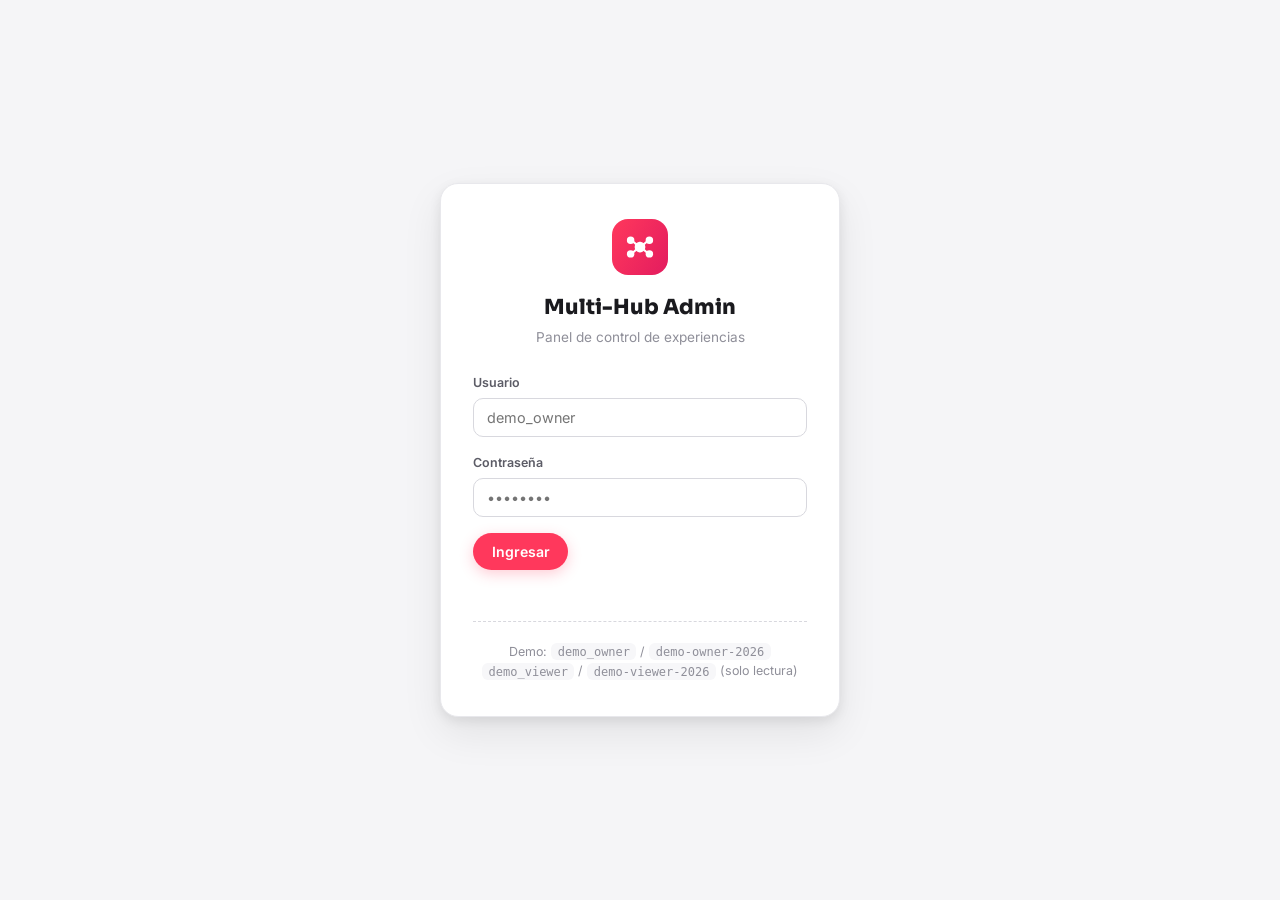
<file: dashboard/products.html>
<!doctype html>
<html lang="es">
<head>
<meta charset="utf-8">
<meta name="viewport" content="width=device-width, initial-scale=1">
<title>Productos — Multi-Hub Admin</title>
<meta name="robots" content="noindex, nofollow">
<link rel="icon" href="data:image/svg+xml,%3Csvg xmlns='http://www.w3.org/2000/svg' viewBox='0 0 24 24'%3E%3Cdefs%3E%3ClinearGradient id='g' x1='0' y1='0' x2='1' y2='1'%3E%3Cstop offset='0' stop-color='%23ff385c'/%3E%3Cstop offset='1' stop-color='%23e31c5f'/%3E%3C/linearGradient%3E%3C/defs%3E%3Ccircle cx='12' cy='12' r='3.4' fill='url(%23g)'/%3E%3Ccircle cx='4.5' cy='6.5' r='2.1' fill='url(%23g)'/%3E%3Ccircle cx='19.5' cy='6.5' r='2.1' fill='url(%23g)'/%3E%3Ccircle cx='4.5' cy='17.5' r='2.1' fill='url(%23g)'/%3E%3Ccircle cx='19.5' cy='17.5' r='2.1' fill='url(%23g)'/%3E%3Cpath d='M6.4 7.6 10.2 10.9M17.6 7.6 13.8 10.9M6.4 16.4 10.2 13.1M17.6 16.4 13.8 13.1M12 8.6v6.8' stroke='url(%23g)' stroke-width='1.6' stroke-linecap='round'/%3E%3C/svg%3E">
<link rel="preconnect" href="https://fonts.googleapis.com">
<link rel="preconnect" href="https://fonts.gstatic.com" crossorigin>
<link href="https://fonts.googleapis.com/css2?family=Sora:wght@500;600;700;800&family=Inter:wght@400;500;600;700&display=swap" rel="stylesheet">
<link rel="stylesheet" href="styles.css">
</head>
<body>
<svg xmlns="http://www.w3.org/2000/svg" style="display:none" aria-hidden="true">
  <symbol id="i-logo" viewBox="0 0 24 24"><circle cx="12" cy="12" r="3.4" fill="currentColor"/><circle cx="4.5" cy="6.5" r="2.1" fill="currentColor"/><circle cx="19.5" cy="6.5" r="2.1" fill="currentColor"/><circle cx="4.5" cy="17.5" r="2.1" fill="currentColor"/><circle cx="19.5" cy="17.5" r="2.1" fill="currentColor"/><path d="M6.4 7.6 10.2 10.9M17.6 7.6 13.8 10.9M6.4 16.4 10.2 13.1M17.6 16.4 13.8 13.1M12 8.6v6.8" stroke="currentColor" stroke-width="1.6" stroke-linecap="round"/></symbol>
  <symbol id="i-home" viewBox="0 0 24 24"><path d="m3 10 9-7 9 7v10a1 1 0 0 1-1 1h-5v-7h-6v7H4a1 1 0 0 1-1-1V10Z"/></symbol>
  <symbol id="i-box" viewBox="0 0 24 24"><path d="M21 8 12 3 3 8v8l9 5 9-5V8Z"/><path d="M3 8l9 5 9-5M12 13v8"/></symbol>
  <symbol id="i-order" viewBox="0 0 24 24"><path d="M6 3h12l2 4v14H4V7l2-4Z"/><path d="M4 7h16M9 11h6"/></symbol>
  <symbol id="i-lead" viewBox="0 0 24 24"><path d="M16 21v-2a4 4 0 0 0-4-4H6a4 4 0 0 0-4 4v2"/><circle cx="9" cy="7" r="4"/><path d="M22 21v-2a4 4 0 0 0-3-3.9M16 3.1a4 4 0 0 1 0 7.8"/></symbol>
  <symbol id="i-plug" viewBox="0 0 24 24"><path d="M12 3v5m0 0v5a3 3 0 0 0 3 3h0M12 8h5a2 2 0 0 1 2 2 5 5 0 0 1-5 5h-2M12 16v5"/></symbol>
  <symbol id="i-plus" viewBox="0 0 24 24"><path d="M12 5v14M5 12h14"/></symbol>
  <symbol id="i-search" viewBox="0 0 24 24"><circle cx="11" cy="11" r="7"/><path d="m20 20-4-4"/></symbol>
  <symbol id="i-refresh" viewBox="0 0 24 24"><path d="M20 7V3l-2 2a8 8 0 0 0-13 3m-1 9v4l2-2a8 8 0 0 0 13-3"/></symbol>
  <symbol id="i-edit" viewBox="0 0 24 24"><path d="M17 3a2.8 2.8 0 1 1 4 4L7.5 20.5 2 22l1.5-5.5L17 3Z"/></symbol>
  <symbol id="i-trash" viewBox="0 0 24 24"><path d="M3 6h18M8 6V4h8v2m1 0v14a1 1 0 0 1-1 1H8a1 1 0 0 1-1-1V6m4 4v6m4-6v6"/></symbol>
  <symbol id="i-external" viewBox="0 0 24 24"><path d="M14 4h6v6M20 4 10 14M18 13v6a1 1 0 0 1-1 1H5a1 1 0 0 1-1-1V7a1 1 0 0 1 1-1h6"/></symbol>
</svg>

<div class="layout">
  <aside class="sidebar">
    <div class="brand"><span class="brand-logo"><svg class="icon"><use href="#i-logo"/></svg></span><div>Multi-Hub<small>Panel de control</small></div></div>
    <nav class="side-links" aria-label="Navegación del panel">
      <p class="nav-sec">Operación</p>
      <a class="side-link" href="index.html"><svg class="icon"><use href="#i-home"/></svg> Resumen</a>
      <a class="side-link active" href="products.html"><svg class="icon"><use href="#i-box"/></svg> Productos</a>
      <a class="side-link" href="orders.html"><svg class="icon"><use href="#i-order"/></svg> Pedidos</a>
      <a class="side-link" href="leads.html"><svg class="icon"><use href="#i-lead"/></svg> Contactos</a>
      <a class="side-link" href="connectors.html"><svg class="icon"><use href="#i-plug"/></svg> Conectores</a>
      <p class="nav-sec">Sitio</p>
      <a class="side-link" href="/" target="_blank"><svg class="icon"><use href="#i-external"/></svg> Ver sitio público</a>
    <div id="user-chip" style="margin-top:1rem"></div>
    </nav>
  </aside>

  <main class="main">
    <div class="topbar">
      <h1>Productos</h1>
      <div class="topbar-actions">
        <button class="btn btn-primary" id="btn-new" onclick="openModal('new')"><svg class="icon"><use href="#i-plus"/></svg> Nuevo producto</button>
      </div>
    </div>

    <div class="toolbar">
      <div class="search">
        <svg class="icon"><use href="#i-search"/></svg>
        <input id="search" type="search" placeholder="Buscar por nombre o slug…" oninput="load()">
      </div>
      <select id="f-type" onchange="load()">
        <option value="">Todos los tipos</option>
        <option value="hotel">Hotel</option>
        <option value="tour">Tour</option>
        <option value="restaurant">Restaurante</option>
        <option value="event">Evento</option>
        <option value="service">Servicio</option>
      </select>
      <select id="f-status" onchange="load()">
        <option value="">Todos los estados</option>
        <option value="active">Activos</option>
        <option value="draft">Borradores</option>
      </select>
    </div>

    <div id="list" class="table-wrap"><div class="empty">Cargando…</div></div>
  </main>
</div>

<div class="modal-back" id="modal">
  <div class="modal">
    <h2 id="modal-title">Nuevo producto</h2>
    <form id="pform" novalidate>
      <div class="form-grid">
        <div class="field"><label for="f-name">Nombre *</label><input id="f-name" name="name" value=""><div class="err" id="e-name"></div></div>
        <div class="field"><label for="f-slug">Slug *</label><input id="f-slug" name="slug" placeholder="mi-experiencia"><div class="err" id="e-slug"></div></div>
        <div class="field"><label for="f-type">Tipo *</label><select id="f-type2" name="product_type"><option value="hotel">Hotel</option><option value="tour">Tour</option><option value="restaurant">Restaurante</option><option value="event">Evento</option><option value="service">Servicio</option></select><div class="err" id="e-type"></div></div>
        <div class="field"><label for="f-cat">Categoría *</label><select id="f-cat" name="category_id"></select><div class="err" id="e-cat"></div></div>
        <div class="field"><label for="f-price">Precio *</label><input id="f-price" name="base_price" type="number" min="0" step="0.01" placeholder="0.00"><div class="err" id="e-price"></div></div>
        <div class="field"><label for="f-currency">Moneda</label><select id="f-currency" name="currency"><option>USD</option><option>CRC</option><option>EUR</option></select></div>
        <div class="field"><label for="f-status">Estado</label><select id="f-status2" name="status"><option value="draft">Borrador</option><option value="active">Activo</option></select></div>
        <div class="field"><label for="f-short">Descripción corta</label><input id="f-short" name="description_short" placeholder="Resumen de una línea"></div>
      </div>
      <div class="field mt"><label for="f-desc">Descripción completa</label><textarea id="f-desc" name="description" rows="3" placeholder="Detalle de la experiencia"></textarea></div>
      <div class="field mt"><label for="f-img">URL de imagen</label><input id="f-img" name="images" placeholder="https://…"><div class="err" id="e-img"></div></div>
      <div class="modal-foot">
        <button type="button" class="btn btn-ghost" onclick="closeModal()">Cancelar</button>
        <button type="submit" class="btn btn-primary">Guardar</button>
      </div>
    </form>
  </div>
</div>
<div id="toasts" aria-live="polite"></div>

<script src="auth.js"></script>
<script>
'use strict';
if (!requireAuth()) {}
const API = '/api/v1';
let products = [], cats = [], editingId = null;

const esc = (s) => String(s ?? '').replace(/[&<>"']/g, (m) => ({ '&': '&amp;', '<': '&lt;', '>': '&gt;', '"': '&quot;', "'": '&#39;' }[m]));
const TYPE_LABEL = { hotel: 'Hotel', tour: 'Tour', restaurant: 'Restaurante', event: 'Evento', service: 'Servicio', custom: 'Experiencia' };
const TYPE_EMOJI = { hotel: '🏨', tour: '🧭', restaurant: '🍽️', event: '🎭', service: '✨', custom: '🌟' };
const statusCls = (s) => ({ active: 'st-active', draft: 'st-draft' }[s] || 'st-draft');
const fmtUSD = (n, c) => `${c} ${Number(n).toLocaleString('es', { maximumFractionDigits: 2 })}`;

function toast(msg, type) { const el = document.createElement('div'); el.className = 'toast' + (type ? ' ' + type : ''); el.textContent = msg; document.getElementById('toasts').appendChild(el); setTimeout(() => el.remove(), 3500); }

async function get(path, opts) {
  const r = await authFetch(API + path, opts);
  if (!r.ok) { let d = {}; try { d = await r.json(); } catch (e) {} throw new Error(d.detail || 'Error ' + r.status); }
  return r.json();
}
async function api(path, method, body) {
  const r = await authFetch(API + path, { method, headers: { 'Content-Type': 'application/json' }, body: body ? JSON.stringify(body) : undefined });
  if (!r.ok) { let d = {}; try { d = await r.json(); } catch (e) {} throw new Error(d.detail || 'Error ' + r.status); }
  return r.json().catch(() => ({}));
}

function validators(p) {
  const errs = {};
  if (!p.name || !p.name.trim()) errs.name = 'El nombre es obligatorio';
  else if (p.name.trim().length < 3) errs.name = 'Mínimo 3 caracteres';
  if (!p.slug || !p.slug.trim()) errs.slug = 'El slug es obligatorio';
  else if (p.slug.length < 3) errs.slug = 'Mínimo 3 caracteres';
  else if (!/^[a-z0-9-]+$/.test(p.slug)) errs.slug = 'Solo minúsculas, números y guiones';
  const price = Number(p.base_price);
  if (p.base_price === '' || p.base_price === null || p.base_price === undefined || isNaN(price)) errs.price = 'Precio obligatorio';
  else if (price < 0) errs.price = 'No puede ser negativo';
  if (!p.category_id) errs.cat = 'Elige una categoría';
  if (!p.product_type) errs.type = 'Elige un tipo';
  if (p.images && p.images.trim() && !/^https?:\/\/.+/i.test(p.images.trim())) errs.img = 'Debe ser una URL válida (https://…)';
  return errs;
}
function showErrs(errs) {
  ['name', 'slug', 'type', 'cat', 'price', 'img'].forEach((k) => {
    const el = document.getElementById('e-' + k), inp = document.getElementById(k === 'type' ? 'f-type2' : k === 'cat' ? 'f-cat' : k === 'price' ? 'f-price' : 'f-' + k);
    if (el) el.textContent = errs[k] || '';
    if (inp) inp.classList.toggle('invalid', !!errs[k]);
  });
}

function slugify(s) { return s.toLowerCase().normalize('NFD').replace(/[\u0300-\u036f]/g, '').replace(/[^a-z0-9]+/g, '-').replace(/(^-|-$)+/g, '').slice(0, 60); }

async function load() {
  try {
    const q = document.getElementById('search').value.trim();
    const type = document.getElementById('f-type').value;
    const status = document.getElementById('f-status').value;
    const params = new URLSearchParams();
    if (q) params.set('search', q);
    if (type) params.set('type', type);
    if (status) params.set('status', status);
    products = await get('/products?' + params.toString());
    if (!cats.length) cats = await get('/categories');
    const catName = (id) => (cats.find((c) => c.id === id) || {}).name || '—';
    if (isReadOnly()) { const bn = document.getElementById('btn-new'); if (bn) bn.classList.add('hide'); }
    document.getElementById('list').innerHTML = products.length
      ? `<table><thead><tr><th>Imagen</th><th>Producto</th><th>Tipo</th><th>Categoría</th><th>Precio</th><th>Estado</th><th style="width:110px"></th></tr></thead><tbody>` +
        products.map((p) => `<tr>
          <td>${p.images && p.images[0] ? `<img src="${esc(p.images[0].split('=')[0] + '=w=64')}" alt="" style="width:44px;height:44px;border-radius:10px;object-fit:cover" onerror="this.style.display='none'">` : `<span style="font-size:1.6rem">${TYPE_EMOJI[p.product_type] || '▪'}</span>`}</td>
          <td><div class="td-name">${esc(p.name)}</div><div class="td-sub">${esc(p.slug)}</div></td>
          <td>${TYPE_LABEL[p.product_type] || esc(p.product_type)}</td>
          <td><span class="td-sub">${esc(catName(p.category_id))}</span></td>
          <td>${fmtUSD(p.base_price, p.currency)}</td>
          <td><span class="status ${statusCls(p.status)}">${p.status}</span></td>
          <td><div class="flex" id="row-actions"><button class="btn btn-ghost btn-sm btn-icon" title="Editar" onclick='openModal("edit", "${p.id}")'><svg class="icon"><use href="#i-edit"/></svg></button><button class="btn btn-danger btn-sm btn-icon" title="Archivar" onclick="archive('${p.id}','${esc(p.name).replace(/'/g, "\\'")}')"><svg class="icon"><use href="#i-trash"/></svg></button></div></td>
        </tr>`).join('') + '</tbody></table>'
      : '<div class="empty">Sin productos que coincidan</div>';
    if (isReadOnly()) { document.querySelectorAll('#row-actions').forEach(el => el.classList.add('hide')); }
  } catch (e) {
    document.getElementById('list').innerHTML = `<div class="empty">${esc(e.message)}</div>`;
  }
}

function fillCats(sel) {
  cats.forEach((c) => { const o = document.createElement('option'); o.value = c.id; o.textContent = c.name; sel.appendChild(o); });
}
async function openModal(mode, id) {
  editingId = id || null;
  document.getElementById('pform').reset();
  showErrs({});
  document.getElementById('modal-title').textContent = mode === 'edit' ? 'Editar producto' : 'Nuevo producto';
  const sel = document.getElementById('f-cat');
  sel.innerHTML = '';
  await fillCats(sel);
  if (mode === 'edit' && id) {
    const p = products.find((x) => x.id === id);
    if (!p) return toast('Producto no encontrado', 'error');
    document.getElementById('f-name').value = p.name || '';
    document.getElementById('f-slug').value = p.slug || '';
    document.getElementById('f-type2').value = p.product_type || 'custom';
    sel.value = p.category_id || '';
    document.getElementById('f-price').value = p.base_price != null ? p.base_price : '';
    document.getElementById('f-currency').value = p.currency || 'USD';
    document.getElementById('f-status2').value = p.status || 'draft';
    document.getElementById('f-short').value = p.description_short || '';
    document.getElementById('f-desc').value = p.description || '';
    document.getElementById('f-img').value = p.images && p.images[0] ? p.images[0] : '';
  }
  document.getElementById('modal').classList.add('open');
  document.getElementById('f-name').focus();
}
function closeModal() { document.getElementById('modal').classList.remove('open'); }
document.getElementById('modal').addEventListener('click', (e) => { if (e.target.id === 'modal') closeModal(); });
document.getElementById('f-name').addEventListener('input', (e) => { if (!editingId && !document.getElementById('f-slug').value.trim()) document.getElementById('f-slug').value = slugify(e.target.value); });
document.getElementById('f-slug').addEventListener('input', (e) => { e.target.value = e.target.value.toLowerCase().replace(/[^a-z0-9-]/g, ''); });

document.getElementById('pform').addEventListener('submit', async (e) => {
  e.preventDefault();
  const imageVal = document.getElementById('f-img').value.trim();
  const p = {
    name: document.getElementById('f-name').value.trim(),
    slug: document.getElementById('f-slug').value.trim(),
    product_type: document.getElementById('f-type2').value,
    category_id: document.getElementById('f-cat').value,
    base_price: document.getElementById('f-price').value,
    currency: document.getElementById('f-currency').value,
    status: document.getElementById('f-status2').value,
    description_short: document.getElementById('f-short').value.trim(),
    description: document.getElementById('f-desc').value.trim(),
    images: imageVal ? [imageVal] : []
  };
  const errs = validators(p);
  showErrs(errs);
  if (Object.keys(errs).length) { toast('Revisa los campos marcados', 'error'); return; }
  p.base_price = Number(p.base_price);
  for (const k of ['description_short', 'description']) if (!p[k]) delete p[k];
  try {
    if (editingId) { await api('/products/' + editingId, 'PUT', p); toast('Producto actualizado'); }
    else { await api('/products', 'POST', p); toast('Producto creado'); }
    closeModal(); load();
  } catch (err) { toast(err.message, 'error'); }
});

async function archive(id, name) {
  if (!confirm(`¿Archivar "${name || 'este producto'}"? Ya no aparecerá en el catálogo público.`)) return;
  try { await api('/products/' + id, 'DELETE'); toast('Producto archivado'); load(); }
  catch (e) { toast(e.message, 'error'); }
}
document.getElementById('pform').addEventListener('keydown', (e) => { if (e.key === 'Escape') closeModal(); });
load();
renderUser();
</script>
</body>
</html>
</file>
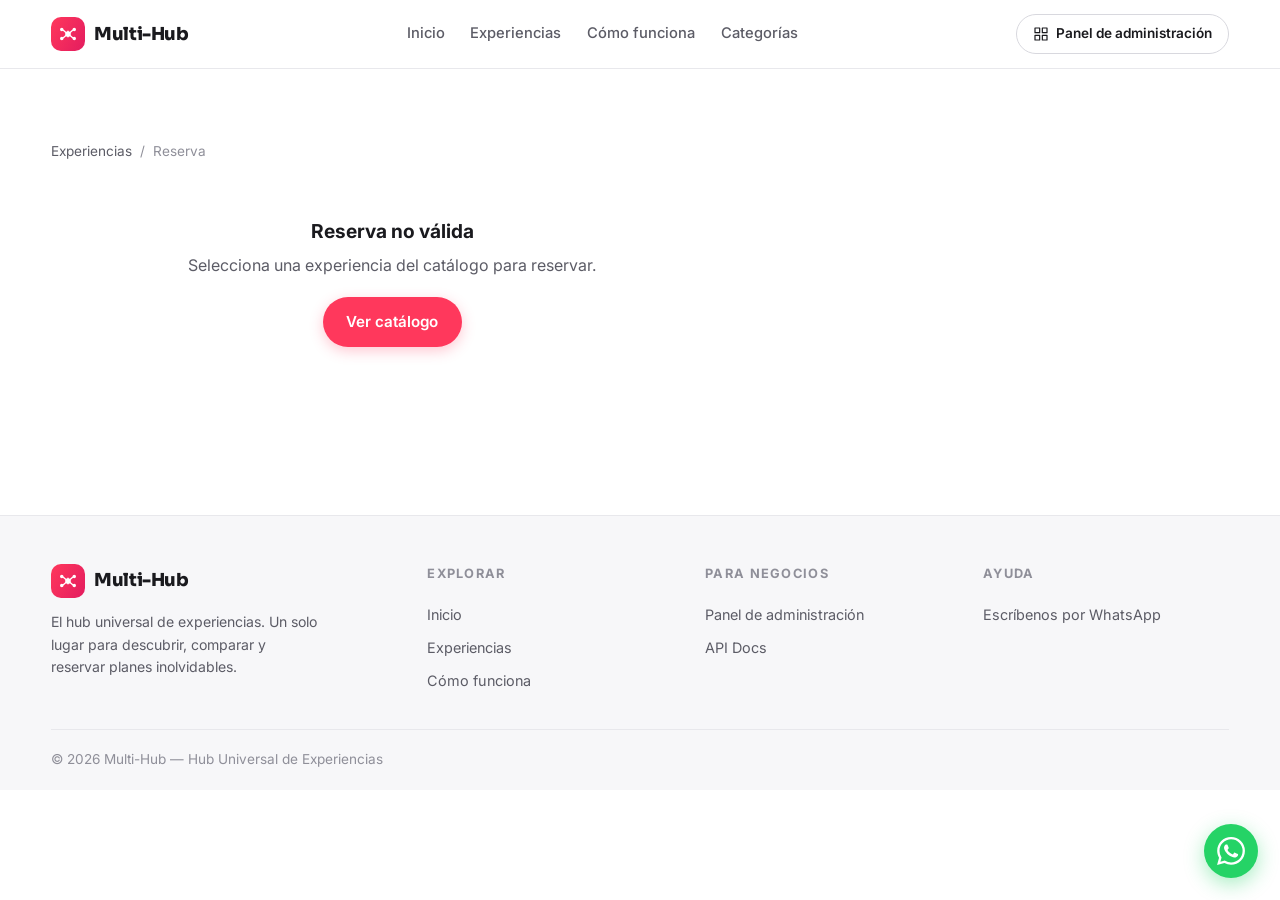
<file: frontend/checkout.html>
<!doctype html>
<html lang="es">
<head>
  <meta charset="utf-8">
  <meta name="viewport" content="width=device-width, initial-scale=1">
  <title>Reserva — Multi-Hub</title>
  <meta name="description" content="Completa tu solicitud de reserva en Multi-Hub.">
  <meta property="og:type" content="website">
  <meta property="og:site_name" content="Multi-Hub">
  <link rel="icon" href="data:image/svg+xml,%3Csvg xmlns='http://www.w3.org/2000/svg' viewBox='0 0 24 24'%3E%3Cdefs%3E%3ClinearGradient id='g' x1='0' y1='0' x2='1' y2='1'%3E%3Cstop offset='0' stop-color='%23ff385c'/%3E%3Cstop offset='1' stop-color='%23e31c5f'/%3E%3C/linearGradient%3E%3C/defs%3E%3Ccircle cx='12' cy='12' r='3.4' fill='url(%23g)'/%3E%3Ccircle cx='4.5' cy='6.5' r='2.1' fill='url(%23g)'/%3E%3Ccircle cx='19.5' cy='6.5' r='2.1' fill='url(%23g)'/%3E%3Ccircle cx='4.5' cy='17.5' r='2.1' fill='url(%23g)'/%3E%3Ccircle cx='19.5' cy='17.5' r='2.1' fill='url(%23g)'/%3E%3Cpath d='M6.4 7.6 10.2 10.9M17.6 7.6 13.8 10.9M6.4 16.4 10.2 13.1M17.6 16.4 13.8 13.1M12 8.6v6.8' stroke='url(%23g)' stroke-width='1.6' stroke-linecap='round'/%3E%3C/svg%3E">
  <link rel="preconnect" href="https://fonts.googleapis.com">
  <link rel="preconnect" href="https://fonts.gstatic.com" crossorigin>
  <link href="https://fonts.googleapis.com/css2?family=Sora:wght@500;600;700;800&family=Inter:wght@400;500;600;700&display=swap" rel="stylesheet">
  <link rel="stylesheet" href="styles.css?v=20260830d">
</head>
<body>
  <svg xmlns="http://www.w3.org/2000/svg" style="display:none" aria-hidden="true">
    <symbol id="i-logo" viewBox="0 0 24 24"><circle cx="12" cy="12" r="3.4" fill="currentColor"/><circle cx="4.5" cy="6.5" r="2.1" fill="currentColor"/><circle cx="19.5" cy="6.5" r="2.1" fill="currentColor"/><circle cx="4.5" cy="17.5" r="2.1" fill="currentColor"/><circle cx="19.5" cy="17.5" r="2.1" fill="currentColor"/><path d="M6.4 7.6 10.2 10.9M17.6 7.6 13.8 10.9M6.4 16.4 10.2 13.1M17.6 16.4 13.8 13.1M12 8.6v6.8" stroke="currentColor" stroke-width="1.6" stroke-linecap="round"/></symbol>
<symbol id="i-cat-hotel" viewBox="0 0 24 24"><path d="M3 21h18M5 21V5a1 1 0 0 1 1-1h8a1 1 0 0 1 1 1v16M15 9h4a1 1 0 0 1 1 1v11M8 8h2m-2 4h2m-2 4h2m4-4h2m-2 4h2"/></symbol>
<symbol id="i-cat-restaurant" viewBox="0 0 24 24"><path d="M7 3v7a2 2 0 0 0 4 0V3M9 3v18M17 3c-1.5 1.5-2 3.5-2 6s.5 4.5 2 6v6"/></symbol>
<symbol id="i-cat-tour" viewBox="0 0 24 24"><path d="m3 19 5-9 4 6 3-4 6 7H3Z"/><circle cx="17.5" cy="6.5" r="2.5"/><path d="M17.5 4v-1m0 7v-1"/></symbol>
<symbol id="i-cat-spa" viewBox="0 0 24 24"><path d="M12 21c-4.5-1.5-7-4.5-7-9 3.5 0 6 2 7 4 1-2 3.5-4 7-4 0 4.5-2.5 7.5-7 9Z"/><path d="M12 21c0-4 0-7 0-9m0 0c-1.5-2-3-3-5-3 0 2.5 1.5 4.5 5 5m0-2c1.5-2 3-3 5-3 0 2.5-1.5 4.5-5 5"/></symbol>
<symbol id="i-cat-transport" viewBox="0 0 24 24"><path d="M5 11 6.5 6.5A2 2 0 0 1 8.4 5h7.2a2 2 0 0 1 1.9 1.5L19 11m-14 0h14m-14 0v6a1 1 0 0 0 1 1h1m12-7v6a1 1 0 0 1-1 1h-1m-11 0a1 1 0 0 0 1 1h1m9-1a1 1 0 0 1-1 1h-1M7 17h2m6 0h2"/></symbol>
<symbol id="i-cat-event" viewBox="0 0 24 24"><path d="M12 3l1.8 4.2L18 9l-4.2 1.8L12 15l-1.8-4.2L6 9l4.2-1.8L12 3Z"/><path d="M18.5 14.5l.9 2.1 2.1.9-2.1.9-.9 2.1-.9-2.1-2.1-.9 2.1-.9.9-2.1ZM5 15l.7 1.6 1.6.7-1.6.7L5 19.6l-.7-1.6-1.6-.7 1.6-.7L5 15Z"/></symbol>
<symbol id="i-cat-service" viewBox="0 0 24 24"><path d="M12 3a9 9 0 1 0 9 9c0-1.5-.4-3-1-4.2L12 12 8.2 8.2 12 3Z"/><path d="M12 3v9l4.5 4.5"/></symbol>
    <symbol id="i-arrow" viewBox="0 0 24 24"><path d="M5 12h14m-6-6 6 6-6 6"/></symbol>
    <symbol id="i-pin" viewBox="0 0 24 24"><path d="M20 10c0 5-8 11-8 11S4 15 4 10a8 8 0 1 1 16 0Z"/><circle cx="12" cy="10" r="2"/></symbol>
    <symbol id="i-clock" viewBox="0 0 24 24"><circle cx="12" cy="12" r="9"/><path d="M12 7v5l3 2"/></symbol>
    <symbol id="i-calendar" viewBox="0 0 24 24"><rect x="3" y="5" width="18" height="16" rx="2"/><path d="M16 3v4M8 3v4m-5 4h18"/></symbol>
    <symbol id="i-menu" viewBox="0 0 24 24"><path d="M4 7h16M4 12h16M4 17h16"/></symbol>
    <symbol id="i-x" viewBox="0 0 24 24"><path d="M6 6l12 12M18 6 6 18"/></symbol>
    <symbol id="i-grid" viewBox="0 0 24 24"><rect x="3" y="3" width="7" height="7"/><rect x="14" y="3" width="7" height="7"/><rect x="3" y="14" width="7" height="7"/><rect x="14" y="14" width="7" height="7"/></symbol>
    <symbol id="i-wa" viewBox="0 0 24 24"><path d="M17.472 14.382c-.297-.149-1.758-.867-2.03-.967-.273-.099-.471-.148-.67.15-.197.297-.767.966-.94 1.164-.173.199-.347.223-.644.075-.297-.15-1.255-.463-2.39-1.475-.883-.788-1.48-1.761-1.653-2.059-.173-.297-.018-.458.13-.606.134-.133.297-.347.446-.52.149-.174.198-.298.298-.497.099-.198.05-.371-.025-.52-.075-.149-.669-1.612-.916-2.207-.242-.579-.487-.5-.669-.51-.173-.008-.371-.01-.57-.01-.198 0-.52.074-.792.372-.272.297-1.04 1.016-1.04 2.479 0 1.462 1.065 2.875 1.213 3.074.149.198 2.096 3.2 5.077 4.487.709.306 1.262.489 1.694.625.712.227 1.36.195 1.871.118.571-.085 1.758-.719 2.006-1.413.248-.694.248-1.289.173-1.413-.074-.124-.272-.198-.57-.347m-5.421 7.403h-.004a9.87 9.87 0 0 1-5.031-1.378l-.361-.214-3.741.982.998-3.648-.235-.374a9.86 9.86 0 0 1-1.51-5.26c.001-5.45 4.436-9.884 9.888-9.884 2.64 0 5.122 1.03 6.988 2.898a9.825 9.825 0 0 1 2.893 6.994c-.003 5.45-4.437 9.884-9.885 9.884m8.413-18.297A11.815 11.815 0 0 0 12.05 0C5.495 0 .16 5.335.157 11.892c0 2.096.547 4.142 1.588 5.945L.057 24l6.305-1.654a11.882 11.882 0 0 0 5.683 1.448h.005c6.554 0 11.89-5.335 11.893-11.893a11.821 11.821 0 0 0-3.48-8.413Z"/></symbol>
    <symbol id="i-code" viewBox="0 0 24 24"><path d="m8 7-5 5 5 5m8-10 5 5-5 5m-3-12-2 14"/></symbol>
    <symbol id="i-mail" viewBox="0 0 24 24"><rect x="3" y="5" width="18" height="14" rx="2"/><path d="m3 7 9 6 9-6"/></symbol>
    <symbol id="i-check" viewBox="0 0 24 24"><path d="m4 12 5 5L20 6"/></symbol>
    <symbol id="i-shield" viewBox="0 0 24 24"><path d="M12 3 20 6v5c0 5-3.4 8-8 10-4.6-2-8-5-8-10V6l8-3Z"/><path d="m9 12 2 2 4-4"/></symbol>
  </svg>

  <header class="nav">
    <div class="container nav-inner">
      <a href="/" class="nav-brand">
        <span class="nav-logo"><svg class="ic ic-fill" aria-hidden="true"><use href="#i-logo"/></svg></span>
        Multi-Hub
      </a>
      <nav class="nav-links" aria-label="Navegación principal">
        <a href="/">Inicio</a>
        <a href="results.html">Experiencias</a>
        <a href="como-funciona.html">Cómo funciona</a>
        <a href="/#categorias">Categorías</a>
      </nav>
      <a href="/dashboard/" class="nav-cta">
        <svg class="ic" aria-hidden="true"><use href="#i-grid"/></svg> Panel de administración
      </a>
      <button class="nav-toggle" type="button" aria-label="Abrir menú" aria-expanded="false" aria-controls="menu-movil">
        <svg class="ic ic-open" aria-hidden="true"><use href="#i-menu"/></svg>
        <svg class="ic ic-close" aria-hidden="true" style="display:none"><use href="#i-x"/></svg>
      </button>
    </div>
    <nav id="menu-movil" class="nav-mobile" aria-label="Menú móvil">
      <a href="/">Inicio</a>
      <a href="results.html">Experiencias</a>
      <a href="como-funciona.html">Cómo funciona</a>
      <a href="/#categorias">Categorías</a>
      <a href="/dashboard/" class="btn btn-ghost">Panel de administración</a>
    </nav>
  </header>

  <main>
    <section class="section">
      <div class="container">
        <nav class="breadcrumb" aria-label="Ruta de navegación"><a href="results.html">Experiencias</a> <span>/</span> <span>Reserva</span></nav>
        <div id="app" class="checkout-layout">
          <div class="loading"><span class="spinner" aria-hidden="true"></span> Cargando…</div>
        </div>
      </div>
    </section>
  </main>

  <footer class="footer">
    <div class="container">
      <div class="footer-grid">
        <div class="footer-brand">
          <a href="/" class="nav-brand">
            <span class="nav-logo"><svg class="ic ic-fill" aria-hidden="true"><use href="#i-logo"/></svg></span>
            Multi-Hub
          </a>
          <p>El hub universal de experiencias. Un solo lugar para descubrir, comparar y reservar planes inolvidables.</p>
        </div>
        <div class="footer-col">
          <h4>Explorar</h4>
          <a href="/">Inicio</a>
          <a href="results.html">Experiencias</a>
          <a href="como-funciona.html">Cómo funciona</a>
        </div>
        <div class="footer-col">
          <h4>Para negocios</h4>
          <a href="/dashboard/">Panel de administración</a>
          <a href="/docs">API Docs</a>
        </div>
        <div class="footer-col">
          <h4>Ayuda</h4>
          <a href="https://wa.me/50600000000" target="_blank" rel="noopener">Escríbenos por WhatsApp</a>
        </div>
      </div>
      <div class="footer-bottom">
        <p>© <span class="year">2026</span> Multi-Hub — Hub Universal de Experiencias</p>
      </div>
    </div>
  </footer>

  <a class="wa-float" href="https://wa.me/50600000000" target="_blank" rel="noopener" aria-label="Escríbenos por WhatsApp">
    <svg class="ic ic-fill" aria-hidden="true"><use href="#i-wa"/></svg>
  </a>

  <script src="hub_engine.js?v=20260830d">
async function payWithMP() {
  const msg = document.getElementById('message');
  const form = document.querySelector('.checkout-form form');
  const name = form.customer_name.value.trim();
  const email = form.customer_email.value.trim();
  if (!name || !/^[^@\s]+@[^@\s]+\.[^@\s]+$/.test(email)) {
    msg.innerHTML = '<span class="error">Completa tu nombre y un correo válido.</span>';
    return;
  }
  const coupon = (document.getElementById('coupon') || {}).value || '';
  msg.innerHTML = '<span class="loading"><span class="spinner" aria-hidden="true"></span> Creando pago…</span>';
  try {
    const r = await fetch('/api/v1/payments/create-preference', {
      method: 'POST', headers: { 'Content-Type': 'application/json' },
      body: JSON.stringify({ product_id: p.id, quantity: Math.max(1, parseInt(form.quantity.value, 10) || 1), coupon_code: coupon || null })
    });
    const d = await r.json();
    if (!r.ok) throw new Error(d.detail || 'Error al crear pago');
    if (d.mode === 'simulated') {
      msg.innerHTML = '<span class="error">MercadoPago aún no configurado. Usa el formulario de solicitud.</span>';
      return;
    }
    if (d.init_point) { window.location.href = d.init_point; return; }
    throw new Error('Sin init_point');
  } catch (e) {
    msg.innerHTML = '<span class="error">' + esc(e.message) + '</span>';
  }
}
</script>
  <script>
    initNav();
    initYear();

    (async function init() {
      const id = new URLSearchParams(location.search).get('id');
      const app = document.getElementById('app');
      if (!id) {
        app.innerHTML = '<div class="empty-state"><h3>Reserva no válida</h3><p>Selecciona una experiencia del catálogo para reservar.</p><a href="results.html" class="btn btn-primary" style="margin-top:1.2rem">Ver catálogo</a></div>';
        return;
      }
      let p;
      try { p = await product(id); } catch (e) {
        app.innerHTML = '<div class="empty-state"><h3>No pudimos cargar la experiencia</h3><p>Intenta de nuevo en unos momentos.</p><a href="results.html" class="btn btn-primary" style="margin-top:1.2rem">Ver catálogo</a></div>';
        return;
      }
      document.title = `Reserva — ${p.name} — Multi-Hub`;
      const t = typeInfo(p.product_type);
      const venue = p.metadata && p.metadata.venue;
      const starts = p.metadata && p.metadata.starts_at;
      app.innerHTML = `
        <div class="checkout-form">
          <h1>Completa tu solicitud</h1>
          <p class="checkout-intro">Cuéntanos quién eres y cuándo quieres vivir la experiencia. Te contactaremos para coordinar los detalles.</p>
          <form id="f" class="form-grid" novalidate>
            <div class="field">
              <label for="customer_name">Nombre completo *</label>
              <input id="customer_name" name="customer_name" type="text" placeholder="Tu nombre" required>
            </div>
            <div class="field">
              <label for="customer_email">Correo electrónico *</label>
              <input id="customer_email" name="customer_email" type="email" placeholder="tu@email.com" required>
            </div>
            <div class="field">
              <label for="date_from">Fecha deseada</label>
              <input id="date_from" name="date_from" type="date">
            </div>
            <div class="field">
              <label for="quantity">Personas</label>
              <input id="quantity" name="quantity" type="number" value="1" min="1" max="20">
            </div>
            <div class="field field-full">
              <label for="notes">Notas (opcional)</label>
              <textarea id="notes" name="notes" rows="3" placeholder="¿Algún detalle que debamos saber?"></textarea>
            </div>
            <div class="field field-full">
              <button class="btn btn-primary btn-block" type="submit">Enviar solicitud de reserva</button>
            </div>
          </form>
          <p id="message" class="form-note" role="status" aria-live="polite"></p>
        </div>
        <aside class="checkout-summary">
          <h2>Resumen</h2>
          <div class="summary-item">
            <span class="summary-thumb">${imgHTML(p)}</span>
            <div>
              <strong>${esc(p.name)}</strong>
              <small>${t.emoji} ${t.label}${venue ? ' · ' + esc(venue) : ''}</small>
            </div>
          </div>
          ${starts ? `<div class="summary-line"><span>Horario</span><strong>${esc(starts)}</strong></div>` : ''}
          <div class="summary-line"><span>Precio por persona</span><strong>${money(p.base_price, p.currency)}</strong></div>
          <div class="summary-line"><span>Personas</span><strong id="sum-qty">1</strong></div>
          <div class="summary-total"><span>Total estimado</span><strong id="sum-total">${money(p.base_price, p.currency)}</strong></div>
          <p class="summary-note"><svg class="ic" aria-hidden="true"><use href="#i-shield"/></svg> Sin pago en línea por ahora. Envías tu solicitud y nuestro equipo te contacta para coordinar.</p>
        </aside>`;
      reveal();

      const qty = document.getElementById('quantity');
      const sumQty = document.getElementById('sum-qty');
      const sumTotal = document.getElementById('sum-total');
      qty.addEventListener('input', () => {
        const n = Math.max(1, parseInt(qty.value, 10) || 1);
        sumQty.textContent = n;
        sumTotal.textContent = money(Number(p.base_price) * n, p.currency);
      });

      document.getElementById('f').addEventListener('submit', async (e) => {
        e.preventDefault();
        const msg = document.getElementById('message');
        const form = e.target;
        const name = form.customer_name.value.trim();
        const email = form.customer_email.value.trim();
        if (!name || !/^[^@\s]+@[^@\s]+\.[^@\s]+$/.test(email)) {
          msg.innerHTML = '<span class="error">Completa tu nombre y un correo válido.</span>';
          return;
        }
        const d = {
          customer_name: name,
          customer_email: email,
          product_id: p.id,
          quantity: Math.max(1, parseInt(form.quantity.value, 10) || 1),
          total_amount: Number(p.base_price) * Math.max(1, parseInt(form.quantity.value, 10) || 1),
          currency: p.currency,
          metadata: { notes: form.notes.value.trim() }
        };
        if (form.date_from.value) d.date_from = form.date_from.value;
        window._mpData = d;
        msg.innerHTML = '<span class="loading"><span class="spinner" aria-hidden="true"></span> Enviando…</span>';
        try {
          const r = await fetch('/api/v1/orders', {
            method: 'POST',
            headers: { 'Content-Type': 'application/json' },
            body: JSON.stringify(d)
          });
          if (r.ok) {
            const data = await r.json().catch(() => ({}));
            app.innerHTML = `
              <div class="success">
                <div class="check-orb"><svg class="ic" aria-hidden="true"><use href="#i-check"/></svg></div>
                <h2>Solicitud recibida</h2>
                <p>Gracias, ${esc(name)}. Hemos registrado tu solicitud para <strong>${esc(p.name)}</strong> y nuestro equipo te contactará a <strong>${esc(email)}</strong> para coordinar los detalles.</p>
                ${data.id ? `<span class="ref">Referencia: ${esc(data.id.slice(0, 8))}</span>` : ''}
                <div style="margin-top:1.6rem">
                  <a href="results.html" class="btn btn-primary">Seguir explorando <svg class="ic" aria-hidden="true"><use href="#i-arrow"/></svg></a>
                </div>
              </div>`;
          } else {
            const err = await r.json().catch(() => ({}));
            msg.innerHTML = `<span class="error">${esc(err.detail || 'No pudimos registrar tu solicitud. Intenta de nuevo.')}</span>`;
          }
        } catch (err) {
          msg.innerHTML = '<span class="error">Error de conexión. Intenta de nuevo en unos momentos.</span>';
        }
      });
    })();
  </script>
</body>
</html>
</file>
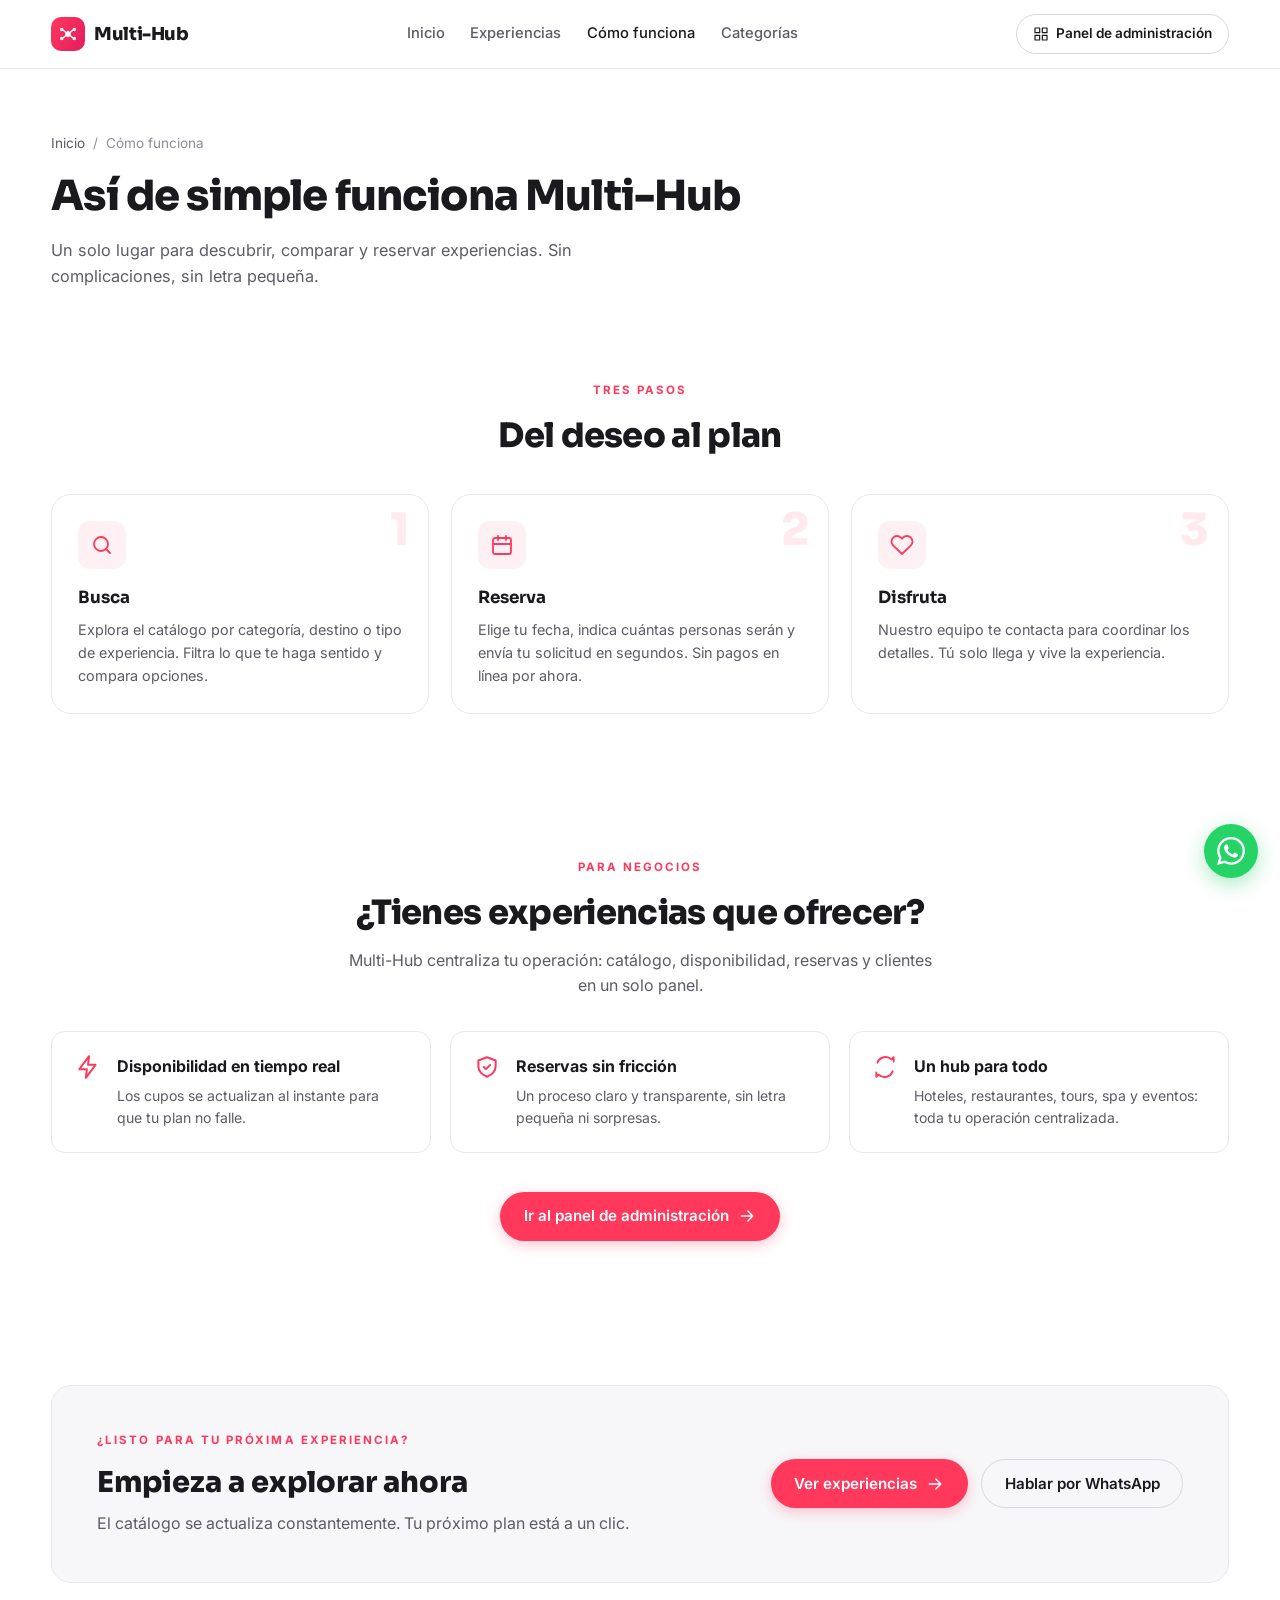
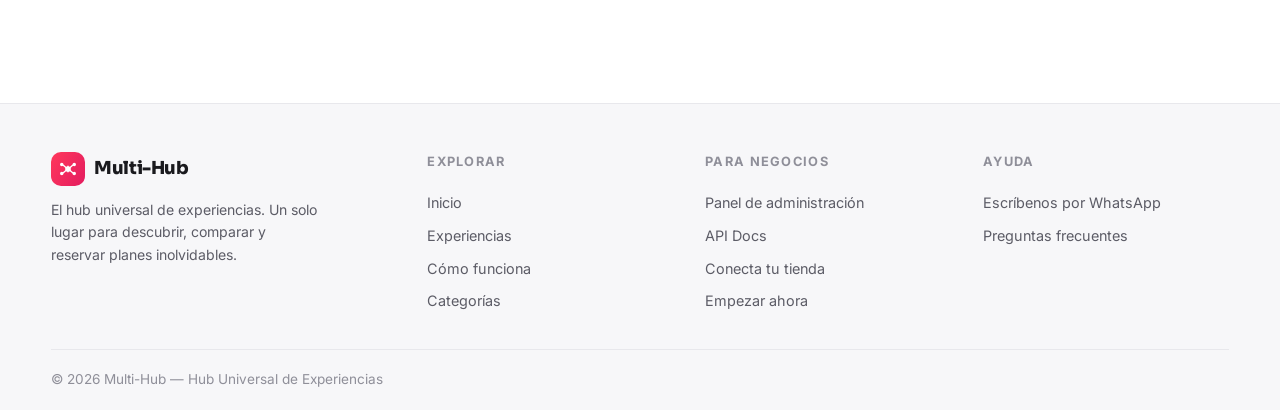
<file: frontend/como-funciona.html>
<!doctype html>
<html lang="es">
<head>
  <meta charset="utf-8">
  <meta name="viewport" content="width=device-width, initial-scale=1">
  <title>Cómo funciona — Multi-Hub</title>
  <meta name="description" content="Descubre cómo funciona Multi-Hub: busca, reserva y disfruta experiencias en un solo lugar.">
  <meta property="og:type" content="website">
  <meta property="og:site_name" content="Multi-Hub">
  <meta property="og:title" content="Cómo funciona — Multi-Hub">
  <link rel="icon" href="data:image/svg+xml,%3Csvg xmlns='http://www.w3.org/2000/svg' viewBox='0 0 24 24'%3E%3Cdefs%3E%3ClinearGradient id='g' x1='0' y1='0' x2='1' y2='1'%3E%3Cstop offset='0' stop-color='%23ff385c'/%3E%3Cstop offset='1' stop-color='%23e31c5f'/%3E%3C/linearGradient%3E%3C/defs%3E%3Ccircle cx='12' cy='12' r='3.4' fill='url(%23g)'/%3E%3Ccircle cx='4.5' cy='6.5' r='2.1' fill='url(%23g)'/%3E%3Ccircle cx='19.5' cy='6.5' r='2.1' fill='url(%23g)'/%3E%3Ccircle cx='4.5' cy='17.5' r='2.1' fill='url(%23g)'/%3E%3Ccircle cx='19.5' cy='17.5' r='2.1' fill='url(%23g)'/%3E%3Cpath d='M6.4 7.6 10.2 10.9M17.6 7.6 13.8 10.9M6.4 16.4 10.2 13.1M17.6 16.4 13.8 13.1M12 8.6v6.8' stroke='url(%23g)' stroke-width='1.6' stroke-linecap='round'/%3E%3C/svg%3E">
  <link rel="preconnect" href="https://fonts.googleapis.com">
  <link rel="preconnect" href="https://fonts.gstatic.com" crossorigin>
  <link href="https://fonts.googleapis.com/css2?family=Sora:wght@500;600;700;800&family=Inter:wght@400;500;600;700&display=swap" rel="stylesheet">
  <link rel="stylesheet" href="styles.css?v=20260830d">
</head>
<body>
  <svg xmlns="http://www.w3.org/2000/svg" style="display:none" aria-hidden="true">
    <symbol id="i-logo" viewBox="0 0 24 24"><circle cx="12" cy="12" r="3.4" fill="currentColor"/><circle cx="4.5" cy="6.5" r="2.1" fill="currentColor"/><circle cx="19.5" cy="6.5" r="2.1" fill="currentColor"/><circle cx="4.5" cy="17.5" r="2.1" fill="currentColor"/><circle cx="19.5" cy="17.5" r="2.1" fill="currentColor"/><path d="M6.4 7.6 10.2 10.9M17.6 7.6 13.8 10.9M6.4 16.4 10.2 13.1M17.6 16.4 13.8 13.1M12 8.6v6.8" stroke="currentColor" stroke-width="1.6" stroke-linecap="round"/></symbol>
<symbol id="i-cat-hotel" viewBox="0 0 24 24"><path d="M3 21h18M5 21V5a1 1 0 0 1 1-1h8a1 1 0 0 1 1 1v16M15 9h4a1 1 0 0 1 1 1v11M8 8h2m-2 4h2m-2 4h2m4-4h2m-2 4h2"/></symbol>
<symbol id="i-cat-restaurant" viewBox="0 0 24 24"><path d="M7 3v7a2 2 0 0 0 4 0V3M9 3v18M17 3c-1.5 1.5-2 3.5-2 6s.5 4.5 2 6v6"/></symbol>
<symbol id="i-cat-tour" viewBox="0 0 24 24"><path d="m3 19 5-9 4 6 3-4 6 7H3Z"/><circle cx="17.5" cy="6.5" r="2.5"/><path d="M17.5 4v-1m0 7v-1"/></symbol>
<symbol id="i-cat-spa" viewBox="0 0 24 24"><path d="M12 21c-4.5-1.5-7-4.5-7-9 3.5 0 6 2 7 4 1-2 3.5-4 7-4 0 4.5-2.5 7.5-7 9Z"/><path d="M12 21c0-4 0-7 0-9m0 0c-1.5-2-3-3-5-3 0 2.5 1.5 4.5 5 5m0-2c1.5-2 3-3 5-3 0 2.5-1.5 4.5-5 5"/></symbol>
<symbol id="i-cat-transport" viewBox="0 0 24 24"><path d="M5 11 6.5 6.5A2 2 0 0 1 8.4 5h7.2a2 2 0 0 1 1.9 1.5L19 11m-14 0h14m-14 0v6a1 1 0 0 0 1 1h1m12-7v6a1 1 0 0 1-1 1h-1m-11 0a1 1 0 0 0 1 1h1m9-1a1 1 0 0 1-1 1h-1M7 17h2m6 0h2"/></symbol>
<symbol id="i-cat-event" viewBox="0 0 24 24"><path d="M12 3l1.8 4.2L18 9l-4.2 1.8L12 15l-1.8-4.2L6 9l4.2-1.8L12 3Z"/><path d="M18.5 14.5l.9 2.1 2.1.9-2.1.9-.9 2.1-.9-2.1-2.1-.9 2.1-.9.9-2.1ZM5 15l.7 1.6 1.6.7-1.6.7L5 19.6l-.7-1.6-1.6-.7 1.6-.7L5 15Z"/></symbol>
<symbol id="i-cat-service" viewBox="0 0 24 24"><path d="M12 3a9 9 0 1 0 9 9c0-1.5-.4-3-1-4.2L12 12 8.2 8.2 12 3Z"/><path d="M12 3v9l4.5 4.5"/></symbol>
    <symbol id="i-search" viewBox="0 0 24 24"><circle cx="11" cy="11" r="7"/><path d="m20 20-4-4"/></symbol>
    <symbol id="i-calendar" viewBox="0 0 24 24"><rect x="3" y="5" width="18" height="16" rx="2"/><path d="M16 3v4M8 3v4m-5 4h18"/></symbol>
    <symbol id="i-heart" viewBox="0 0 24 24"><path d="M20.8 4.6a5.5 5.5 0 0 0-7.8 0L12 5.7l-1.1-1.1a5.5 5.5 0 0 0-7.8 7.8L12 21l8.9-8.6a5.5 5.5 0 0 0-.1-7.8Z"/></symbol>
    <symbol id="i-arrow" viewBox="0 0 24 24"><path d="M5 12h14m-6-6 6 6-6 6"/></symbol>
    <symbol id="i-bolt" viewBox="0 0 24 24"><path d="M13 2 4 14h7l-1 8 9-12h-7l1-8z"/></symbol>
    <symbol id="i-shield" viewBox="0 0 24 24"><path d="M12 3 20 6v5c0 5-3.4 8-8 10-4.6-2-8-5-8-10V6l8-3Z"/><path d="m9 12 2 2 4-4"/></symbol>
    <symbol id="i-sync" viewBox="0 0 24 24"><path d="M20 7V3l-2 2a8 8 0 0 0-13 3m-1 9v4l2-2a8 8 0 0 0 13-3"/></symbol>
    <symbol id="i-store" viewBox="0 0 24 24"><path d="M3 10h18l-2-6H5l-2 6Zm2 0v10h14V10M9 20v-6h6v6"/></symbol>
    <symbol id="i-menu" viewBox="0 0 24 24"><path d="M4 7h16M4 12h16M4 17h16"/></symbol>
    <symbol id="i-x" viewBox="0 0 24 24"><path d="M6 6l12 12M18 6 6 18"/></symbol>
    <symbol id="i-grid" viewBox="0 0 24 24"><rect x="3" y="3" width="7" height="7"/><rect x="14" y="3" width="7" height="7"/><rect x="3" y="14" width="7" height="7"/><rect x="14" y="14" width="7" height="7"/></symbol>
    <symbol id="i-wa" viewBox="0 0 24 24"><path d="M17.472 14.382c-.297-.149-1.758-.867-2.03-.967-.273-.099-.471-.148-.67.15-.197.297-.767.966-.94 1.164-.173.199-.347.223-.644.075-.297-.15-1.255-.463-2.39-1.475-.883-.788-1.48-1.761-1.653-2.059-.173-.297-.018-.458.13-.606.134-.133.297-.347.446-.52.149-.174.198-.298.298-.497.099-.198.05-.371-.025-.52-.075-.149-.669-1.612-.916-2.207-.242-.579-.487-.5-.669-.51-.173-.008-.371-.01-.57-.01-.198 0-.52.074-.792.372-.272.297-1.04 1.016-1.04 2.479 0 1.462 1.065 2.875 1.213 3.074.149.198 2.096 3.2 5.077 4.487.709.306 1.262.489 1.694.625.712.227 1.36.195 1.871.118.571-.085 1.758-.719 2.006-1.413.248-.694.248-1.289.173-1.413-.074-.124-.272-.198-.57-.347m-5.421 7.403h-.004a9.87 9.87 0 0 1-5.031-1.378l-.361-.214-3.741.982.998-3.648-.235-.374a9.86 9.86 0 0 1-1.51-5.26c.001-5.45 4.436-9.884 9.888-9.884 2.64 0 5.122 1.03 6.988 2.898a9.825 9.825 0 0 1 2.893 6.994c-.003 5.45-4.437 9.884-9.885 9.884m8.413-18.297A11.815 11.815 0 0 0 12.05 0C5.495 0 .16 5.335.157 11.892c0 2.096.547 4.142 1.588 5.945L.057 24l6.305-1.654a11.882 11.882 0 0 0 5.683 1.448h.005c6.554 0 11.89-5.335 11.893-11.893a11.821 11.821 0 0 0-3.48-8.413Z"/></symbol>
    <symbol id="i-code" viewBox="0 0 24 24"><path d="m8 7-5 5 5 5m8-10 5 5-5 5m-3-12-2 14"/></symbol>
    <symbol id="i-mail" viewBox="0 0 24 24"><rect x="3" y="5" width="18" height="14" rx="2"/><path d="m3 7 9 6 9-6"/></symbol>
  </svg>

  <header class="nav">
    <div class="container nav-inner">
      <a href="/" class="nav-brand">
        <span class="nav-logo"><svg class="ic ic-fill" aria-hidden="true"><use href="#i-logo"/></svg></span>
        Multi-Hub
      </a>
      <nav class="nav-links" aria-label="Navegación principal">
        <a href="/">Inicio</a>
        <a href="results.html">Experiencias</a>
        <a href="como-funciona.html" class="active">Cómo funciona</a>
        <a href="/#categorias">Categorías</a>
      </nav>
      <a href="/dashboard/" class="nav-cta">
        <svg class="ic" aria-hidden="true"><use href="#i-grid"/></svg> Panel de administración
      </a>
      <button class="nav-toggle" type="button" aria-label="Abrir menú" aria-expanded="false" aria-controls="menu-movil">
        <svg class="ic ic-open" aria-hidden="true"><use href="#i-menu"/></svg>
        <svg class="ic ic-close" aria-hidden="true" style="display:none"><use href="#i-x"/></svg>
      </button>
    </div>
    <nav id="menu-movil" class="nav-mobile" aria-label="Menú móvil">
      <a href="/">Inicio</a>
      <a href="results.html">Experiencias</a>
      <a href="como-funciona.html">Cómo funciona</a>
      <a href="/#categorias">Categorías</a>
      <a href="/dashboard/" class="btn btn-ghost">Panel de administración</a>
    </nav>
  </header>

  <main>
    <section class="page-hero">
      <div class="container">
        <nav class="breadcrumb" aria-label="Ruta de navegación"><a href="/">Inicio</a> <span>/</span> <span>Cómo funciona</span></nav>
        <h1>Así de simple funciona Multi-Hub</h1>
        <p>Un solo lugar para descubrir, comparar y reservar experiencias. Sin complicaciones, sin letra pequeña.</p>
      </div>
    </section>

    <section class="section">
      <div class="container">
        <div class="section-head center reveal">
          <span class="section-eyebrow">Tres pasos</span>
          <h2 class="section-title">Del deseo al plan</h2>
        </div>
        <div class="steps">
          <article class="step reveal">
            <span class="step-num">1</span>
            <div class="step-ico"><svg class="ic" aria-hidden="true"><use href="#i-search"/></svg></div>
            <h3>Busca</h3>
            <p>Explora el catálogo por categoría, destino o tipo de experiencia. Filtra lo que te haga sentido y compara opciones.</p>
          </article>
          <article class="step reveal">
            <span class="step-num">2</span>
            <div class="step-ico"><svg class="ic" aria-hidden="true"><use href="#i-calendar"/></svg></div>
            <h3>Reserva</h3>
            <p>Elige tu fecha, indica cuántas personas serán y envía tu solicitud en segundos. Sin pagos en línea por ahora.</p>
          </article>
          <article class="step reveal">
            <span class="step-num">3</span>
            <div class="step-ico"><svg class="ic" aria-hidden="true"><use href="#i-heart"/></svg></div>
            <h3>Disfruta</h3>
            <p>Nuestro equipo te contacta para coordinar los detalles. Tú solo llega y vive la experiencia.</p>
          </article>
        </div>
      </div>
    </section>

    <section class="section" id="negocios">
      <div class="container">
        <div class="section-head center reveal">
          <span class="section-eyebrow">Para negocios</span>
          <h2 class="section-title">¿Tienes experiencias que ofrecer?</h2>
          <p class="section-sub">Multi-Hub centraliza tu operación: catálogo, disponibilidad, reservas y clientes en un solo panel.</p>
        </div>
        <div class="values">
          <div class="value-card reveal">
            <svg class="ic" aria-hidden="true"><use href="#i-bolt"/></svg>
            <div>
              <h3>Disponibilidad en tiempo real</h3>
              <p>Los cupos se actualizan al instante para que tu plan no falle.</p>
            </div>
          </div>
          <div class="value-card reveal">
            <svg class="ic" aria-hidden="true"><use href="#i-shield"/></svg>
            <div>
              <h3>Reservas sin fricción</h3>
              <p>Un proceso claro y transparente, sin letra pequeña ni sorpresas.</p>
            </div>
          </div>
          <div class="value-card reveal">
            <svg class="ic" aria-hidden="true"><use href="#i-sync"/></svg>
            <div>
              <h3>Un hub para todo</h3>
              <p>Hoteles, restaurantes, tours, spa y eventos: toda tu operación centralizada.</p>
            </div>
          </div>
        </div>
        <div style="text-align:center;margin-top:2.4rem" class="reveal">
          <a href="/dashboard/" class="btn btn-primary">Ir al panel de administración <svg class="ic" aria-hidden="true"><use href="#i-arrow"/></svg></a>
        </div>
      </div>
    </section>

    <section class="section" id="empezar">
      <div class="container">
        <div class="cta-card reveal">
          <div>
            <span class="section-eyebrow">¿Listo para tu próxima experiencia?</span>
            <h2>Empieza a explorar ahora</h2>
            <p>El catálogo se actualiza constantemente. Tu próximo plan está a un clic.</p>
          </div>
          <div class="cta-actions">
            <a href="results.html" class="btn btn-primary">Ver experiencias <svg class="ic" aria-hidden="true"><use href="#i-arrow"/></svg></a>
            <a href="https://wa.me/50600000000" target="_blank" rel="noopener" class="btn btn-ghost">Hablar por WhatsApp</a>
          </div>
        </div>
      </div>
    </section>
  </main>

  <footer class="footer">
    <div class="container">
      <div class="footer-grid">
        <div class="footer-brand">
          <a href="/" class="nav-brand">
            <span class="nav-logo"><svg class="ic ic-fill" aria-hidden="true"><use href="#i-logo"/></svg></span>
            Multi-Hub
          </a>
          <p>El hub universal de experiencias. Un solo lugar para descubrir, comparar y reservar planes inolvidables.</p>
        </div>
        <div class="footer-col">
          <h4>Explorar</h4>
          <a href="/">Inicio</a>
          <a href="results.html">Experiencias</a>
          <a href="como-funciona.html">Cómo funciona</a>
          <a href="/#categorias">Categorías</a>
        </div>
        <div class="footer-col">
          <h4>Para negocios</h4>
          <a href="/dashboard/">Panel de administración</a>
          <a href="/docs">API Docs</a>
          <a href="como-funciona.html#negocios">Conecta tu tienda</a>
          <a href="como-funciona.html#empezar">Empezar ahora</a>
        </div>
        <div class="footer-col">
          <h4>Ayuda</h4>
          <a href="https://wa.me/50600000000" target="_blank" rel="noopener">Escríbenos por WhatsApp</a>
          <a href="como-funciona.html">Preguntas frecuentes</a>
        </div>
      </div>
      <div class="footer-bottom">
        <p>© <span class="year">2026</span> Multi-Hub — Hub Universal de Experiencias</p>
      </div>
    </div>
  </footer>

  <a class="wa-float" href="https://wa.me/50600000000" target="_blank" rel="noopener" aria-label="Escríbenos por WhatsApp">
    <svg class="ic ic-fill" aria-hidden="true"><use href="#i-wa"/></svg>
  </a>

  <script src="hub_engine.js?v=20260830d"></script>
  <script>
    initNav();
    initYear();
    reveal();
  </script>
</body>
</html>
</file>
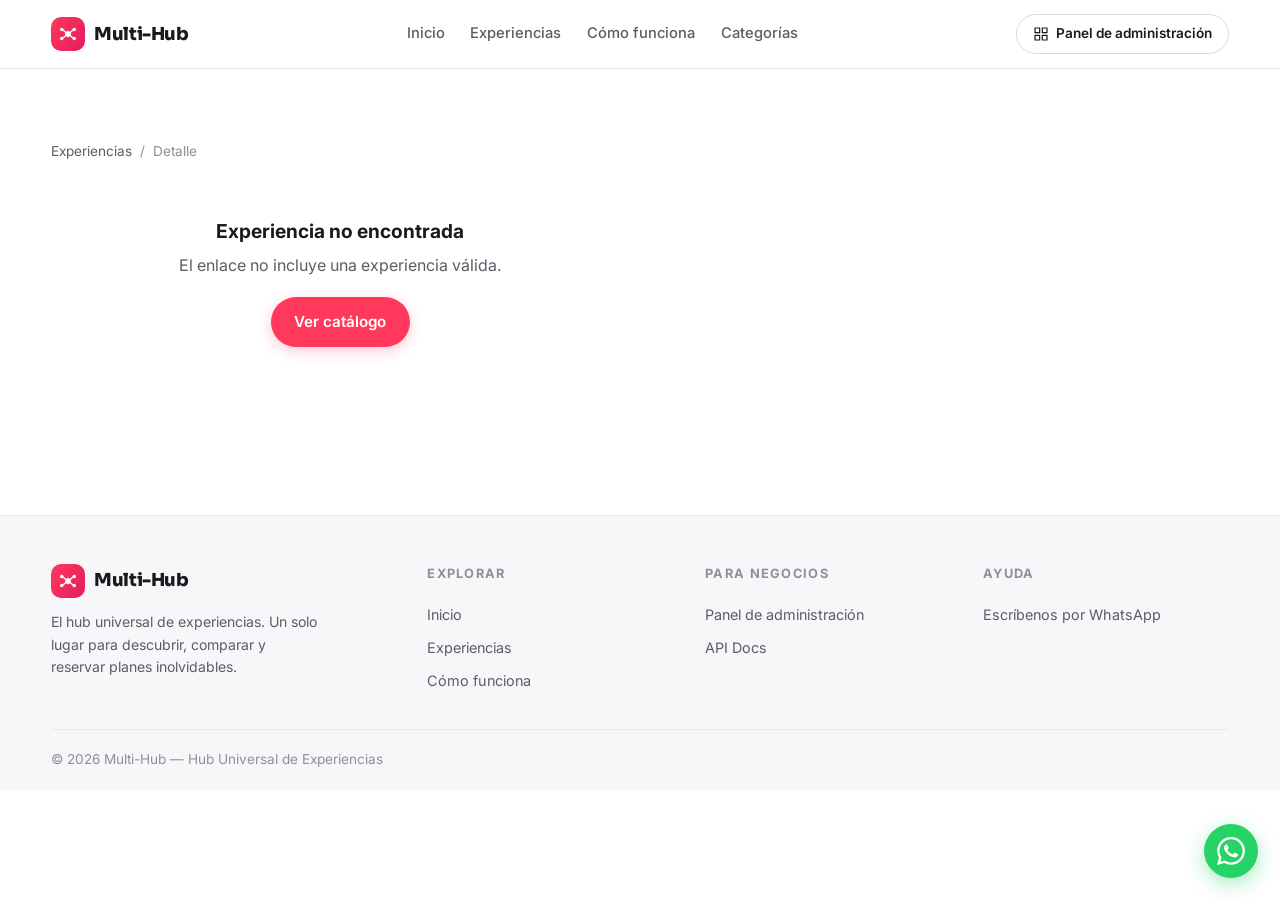
<file: frontend/product.html>
<!doctype html>
<html lang="es">
<head>
  <meta charset="utf-8">
  <meta name="viewport" content="width=device-width, initial-scale=1">
  <title>Experiencia — Multi-Hub</title>
  <meta name="description" content="Detalle de experiencia: reserva tu próxima aventura en Multi-Hub.">
  <meta property="og:type" content="website">
  <meta property="og:site_name" content="Multi-Hub">
  <link rel="icon" href="data:image/svg+xml,%3Csvg xmlns='http://www.w3.org/2000/svg' viewBox='0 0 24 24'%3E%3Cdefs%3E%3ClinearGradient id='g' x1='0' y1='0' x2='1' y2='1'%3E%3Cstop offset='0' stop-color='%23ff385c'/%3E%3Cstop offset='1' stop-color='%23e31c5f'/%3E%3C/linearGradient%3E%3C/defs%3E%3Ccircle cx='12' cy='12' r='3.4' fill='url(%23g)'/%3E%3Ccircle cx='4.5' cy='6.5' r='2.1' fill='url(%23g)'/%3E%3Ccircle cx='19.5' cy='6.5' r='2.1' fill='url(%23g)'/%3E%3Ccircle cx='4.5' cy='17.5' r='2.1' fill='url(%23g)'/%3E%3Ccircle cx='19.5' cy='17.5' r='2.1' fill='url(%23g)'/%3E%3Cpath d='M6.4 7.6 10.2 10.9M17.6 7.6 13.8 10.9M6.4 16.4 10.2 13.1M17.6 16.4 13.8 13.1M12 8.6v6.8' stroke='url(%23g)' stroke-width='1.6' stroke-linecap='round'/%3E%3C/svg%3E">
  <link rel="preconnect" href="https://fonts.googleapis.com">
  <link rel="preconnect" href="https://fonts.gstatic.com" crossorigin>
  <link href="https://fonts.googleapis.com/css2?family=Sora:wght@500;600;700;800&family=Inter:wght@400;500;600;700&display=swap" rel="stylesheet">
  <link rel="stylesheet" href="styles.css?v=20260830d">
</head>
<body>
  <svg xmlns="http://www.w3.org/2000/svg" style="display:none" aria-hidden="true">
    <symbol id="i-logo" viewBox="0 0 24 24"><circle cx="12" cy="12" r="3.4" fill="currentColor"/><circle cx="4.5" cy="6.5" r="2.1" fill="currentColor"/><circle cx="19.5" cy="6.5" r="2.1" fill="currentColor"/><circle cx="4.5" cy="17.5" r="2.1" fill="currentColor"/><circle cx="19.5" cy="17.5" r="2.1" fill="currentColor"/><path d="M6.4 7.6 10.2 10.9M17.6 7.6 13.8 10.9M6.4 16.4 10.2 13.1M17.6 16.4 13.8 13.1M12 8.6v6.8" stroke="currentColor" stroke-width="1.6" stroke-linecap="round"/></symbol>
<symbol id="i-cat-hotel" viewBox="0 0 24 24"><path d="M3 21h18M5 21V5a1 1 0 0 1 1-1h8a1 1 0 0 1 1 1v16M15 9h4a1 1 0 0 1 1 1v11M8 8h2m-2 4h2m-2 4h2m4-4h2m-2 4h2"/></symbol>
<symbol id="i-cat-restaurant" viewBox="0 0 24 24"><path d="M7 3v7a2 2 0 0 0 4 0V3M9 3v18M17 3c-1.5 1.5-2 3.5-2 6s.5 4.5 2 6v6"/></symbol>
<symbol id="i-cat-tour" viewBox="0 0 24 24"><path d="m3 19 5-9 4 6 3-4 6 7H3Z"/><circle cx="17.5" cy="6.5" r="2.5"/><path d="M17.5 4v-1m0 7v-1"/></symbol>
<symbol id="i-cat-spa" viewBox="0 0 24 24"><path d="M12 21c-4.5-1.5-7-4.5-7-9 3.5 0 6 2 7 4 1-2 3.5-4 7-4 0 4.5-2.5 7.5-7 9Z"/><path d="M12 21c0-4 0-7 0-9m0 0c-1.5-2-3-3-5-3 0 2.5 1.5 4.5 5 5m0-2c1.5-2 3-3 5-3 0 2.5-1.5 4.5-5 5"/></symbol>
<symbol id="i-cat-transport" viewBox="0 0 24 24"><path d="M5 11 6.5 6.5A2 2 0 0 1 8.4 5h7.2a2 2 0 0 1 1.9 1.5L19 11m-14 0h14m-14 0v6a1 1 0 0 0 1 1h1m12-7v6a1 1 0 0 1-1 1h-1m-11 0a1 1 0 0 0 1 1h1m9-1a1 1 0 0 1-1 1h-1M7 17h2m6 0h2"/></symbol>
<symbol id="i-cat-event" viewBox="0 0 24 24"><path d="M12 3l1.8 4.2L18 9l-4.2 1.8L12 15l-1.8-4.2L6 9l4.2-1.8L12 3Z"/><path d="M18.5 14.5l.9 2.1 2.1.9-2.1.9-.9 2.1-.9-2.1-2.1-.9 2.1-.9.9-2.1ZM5 15l.7 1.6 1.6.7-1.6.7L5 19.6l-.7-1.6-1.6-.7 1.6-.7L5 15Z"/></symbol>
<symbol id="i-cat-service" viewBox="0 0 24 24"><path d="M12 3a9 9 0 1 0 9 9c0-1.5-.4-3-1-4.2L12 12 8.2 8.2 12 3Z"/><path d="M12 3v9l4.5 4.5"/></symbol>
    <symbol id="i-arrow" viewBox="0 0 24 24"><path d="M5 12h14m-6-6 6 6-6 6"/></symbol>
    <symbol id="i-pin" viewBox="0 0 24 24"><path d="M20 10c0 5-8 11-8 11S4 15 4 10a8 8 0 1 1 16 0Z"/><circle cx="12" cy="10" r="2"/></symbol>
    <symbol id="i-clock" viewBox="0 0 24 24"><circle cx="12" cy="12" r="9"/><path d="M12 7v5l3 2"/></symbol>
    <symbol id="i-calendar" viewBox="0 0 24 24"><rect x="3" y="5" width="18" height="16" rx="2"/><path d="M16 3v4M8 3v4m-5 4h18"/></symbol>
    <symbol id="i-menu" viewBox="0 0 24 24"><path d="M4 7h16M4 12h16M4 17h16"/></symbol>
    <symbol id="i-x" viewBox="0 0 24 24"><path d="M6 6l12 12M18 6 6 18"/></symbol>
    <symbol id="i-grid" viewBox="0 0 24 24"><rect x="3" y="3" width="7" height="7"/><rect x="14" y="3" width="7" height="7"/><rect x="3" y="14" width="7" height="7"/><rect x="14" y="14" width="7" height="7"/></symbol>
    <symbol id="i-wa" viewBox="0 0 24 24"><path d="M17.472 14.382c-.297-.149-1.758-.867-2.03-.967-.273-.099-.471-.148-.67.15-.197.297-.767.966-.94 1.164-.173.199-.347.223-.644.075-.297-.15-1.255-.463-2.39-1.475-.883-.788-1.48-1.761-1.653-2.059-.173-.297-.018-.458.13-.606.134-.133.297-.347.446-.52.149-.174.198-.298.298-.497.099-.198.05-.371-.025-.52-.075-.149-.669-1.612-.916-2.207-.242-.579-.487-.5-.669-.51-.173-.008-.371-.01-.57-.01-.198 0-.52.074-.792.372-.272.297-1.04 1.016-1.04 2.479 0 1.462 1.065 2.875 1.213 3.074.149.198 2.096 3.2 5.077 4.487.709.306 1.262.489 1.694.625.712.227 1.36.195 1.871.118.571-.085 1.758-.719 2.006-1.413.248-.694.248-1.289.173-1.413-.074-.124-.272-.198-.57-.347m-5.421 7.403h-.004a9.87 9.87 0 0 1-5.031-1.378l-.361-.214-3.741.982.998-3.648-.235-.374a9.86 9.86 0 0 1-1.51-5.26c.001-5.45 4.436-9.884 9.888-9.884 2.64 0 5.122 1.03 6.988 2.898a9.825 9.825 0 0 1 2.893 6.994c-.003 5.45-4.437 9.884-9.885 9.884m8.413-18.297A11.815 11.815 0 0 0 12.05 0C5.495 0 .16 5.335.157 11.892c0 2.096.547 4.142 1.588 5.945L.057 24l6.305-1.654a11.882 11.882 0 0 0 5.683 1.448h.005c6.554 0 11.89-5.335 11.893-11.893a11.821 11.821 0 0 0-3.48-8.413Z"/></symbol>
    <symbol id="i-code" viewBox="0 0 24 24"><path d="m8 7-5 5 5 5m8-10 5 5-5 5m-3-12-2 14"/></symbol>
    <symbol id="i-mail" viewBox="0 0 24 24"><rect x="3" y="5" width="18" height="14" rx="2"/><path d="m3 7 9 6 9-6"/></symbol>
  </svg>

  <header class="nav">
    <div class="container nav-inner">
      <a href="/" class="nav-brand">
        <span class="nav-logo"><svg class="ic ic-fill" aria-hidden="true"><use href="#i-logo"/></svg></span>
        Multi-Hub
      </a>
      <nav class="nav-links" aria-label="Navegación principal">
        <a href="/">Inicio</a>
        <a href="results.html">Experiencias</a>
        <a href="como-funciona.html">Cómo funciona</a>
        <a href="/#categorias">Categorías</a>
      </nav>
      <a href="/dashboard/" class="nav-cta">
        <svg class="ic" aria-hidden="true"><use href="#i-grid"/></svg> Panel de administración
      </a>
      <button class="nav-toggle" type="button" aria-label="Abrir menú" aria-expanded="false" aria-controls="menu-movil">
        <svg class="ic ic-open" aria-hidden="true"><use href="#i-menu"/></svg>
        <svg class="ic ic-close" aria-hidden="true" style="display:none"><use href="#i-x"/></svg>
      </button>
    </div>
    <nav id="menu-movil" class="nav-mobile" aria-label="Menú móvil">
      <a href="/">Inicio</a>
      <a href="results.html">Experiencias</a>
      <a href="como-funciona.html">Cómo funciona</a>
      <a href="/#categorias">Categorías</a>
      <a href="/dashboard/" class="btn btn-ghost">Panel de administración</a>
    </nav>
  </header>

  <main>
    <section class="section">
      <div class="container">
        <nav class="breadcrumb" aria-label="Ruta de navegación"><a href="results.html">Experiencias</a> <span>/</span> <span id="crumb-name">Detalle</span></nav>
        <div id="app" class="product-layout">
          <div class="loading"><span class="spinner" aria-hidden="true"></span> Cargando experiencia…</div>
        </div>
      </div>
    </section>
  </main>

  <footer class="footer">
    <div class="container">
      <div class="footer-grid">
        <div class="footer-brand">
          <a href="/" class="nav-brand">
            <span class="nav-logo"><svg class="ic ic-fill" aria-hidden="true"><use href="#i-logo"/></svg></span>
            Multi-Hub
          </a>
          <p>El hub universal de experiencias. Un solo lugar para descubrir, comparar y reservar planes inolvidables.</p>
        </div>
        <div class="footer-col">
          <h4>Explorar</h4>
          <a href="/">Inicio</a>
          <a href="results.html">Experiencias</a>
          <a href="como-funciona.html">Cómo funciona</a>
        </div>
        <div class="footer-col">
          <h4>Para negocios</h4>
          <a href="/dashboard/">Panel de administración</a>
          <a href="/docs">API Docs</a>
        </div>
        <div class="footer-col">
          <h4>Ayuda</h4>
          <a href="https://wa.me/50600000000" target="_blank" rel="noopener">Escríbenos por WhatsApp</a>
        </div>
      </div>
      <div class="footer-bottom">
        <p>© <span class="year">2026</span> Multi-Hub — Hub Universal de Experiencias</p>
      </div>
    </div>
  </footer>

  <a class="wa-float" href="https://wa.me/50600000000" target="_blank" rel="noopener" aria-label="Escríbenos por WhatsApp">
    <svg class="ic ic-fill" aria-hidden="true"><use href="#i-wa"/></svg>
  </a>

  <script src="hub_engine.js?v=20260830d"></script>
  <script>
    initNav();
    initYear();

    (async function init() {
      const id = new URLSearchParams(location.search).get('id');
      const app = document.getElementById('app');
      if (!id) {
        app.innerHTML = '<div class="empty-state"><h3>Experiencia no encontrada</h3><p>El enlace no incluye una experiencia válida.</p><a href="results.html" class="btn btn-primary" style="margin-top:1.2rem">Ver catálogo</a></div>';
        return;
      }
      try {
        const p = await product(id);
        document.title = `${p.name} — Multi-Hub`;
        document.getElementById('crumb-name').textContent = p.name;
        const t = typeInfo(p.product_type);
        const venue = p.metadata && p.metadata.venue;
        const starts = p.metadata && p.metadata.starts_at;
        const waMsg = encodeURIComponent(`Hola, quiero más información sobre "${p.name}" (${money(p.base_price, p.currency)}).`);
        app.innerHTML = `
          <div class="product-gallery reveal">
            ${imgHTML(p, 'gallery-img')}
            <span class="badge card-type"><svg class="ic" aria-hidden="true"><use href="#${t.icon}"/></svg> ${t.label}</span>
          </div>
          <div class="product-info reveal">
            <h1>${esc(p.name)}</h1>
            ${p.description_short || p.description ? `<p class="product-desc">${esc(p.description_short || p.description)}</p>` : ''}
            <div class="product-meta">
              ${venue ? `<div class="meta-item"><svg class="ic" aria-hidden="true"><use href="#i-pin"/></svg><div><strong>Lugar</strong><span>${esc(venue)}</span></div></div>` : ''}
              ${starts ? `<div class="meta-item"><svg class="ic" aria-hidden="true"><use href="#i-clock"/></svg><div><strong>Horario</strong><span>${esc(starts)}</span></div></div>` : ''}
              <div class="meta-item"><svg class="ic" aria-hidden="true"><use href="#i-calendar"/></svg><div><strong>Reserva</strong><span>Disponible bajo solicitud</span></div></div>
            </div>
            <div class="product-price">${money(p.base_price, p.currency)}</div>
            <div class="product-actions">
              <a class="btn btn-primary" href="checkout.html?id=${esc(p.id)}">Reservar ahora <svg class="ic" aria-hidden="true"><use href="#i-arrow"/></svg></a>
              <a class="btn btn-ghost" href="${WA_LINK}?text=${waMsg}" target="_blank" rel="noopener">Consultar por WhatsApp</a>
            </div>
            <p class="product-note">Sin pago en línea por ahora: envías tu solicitud y nuestro equipo te contacta para coordinar.</p>
          </div>`;
        reveal();
      } catch (err) {
        app.innerHTML = '<div class="empty-state"><h3>No pudimos cargar la experiencia</h3><p>Intenta de nuevo en unos momentos.</p><a href="results.html" class="btn btn-primary" style="margin-top:1.2rem">Ver catálogo</a></div>';
      }
    })();
  </script>
</body>
</html>
</file>
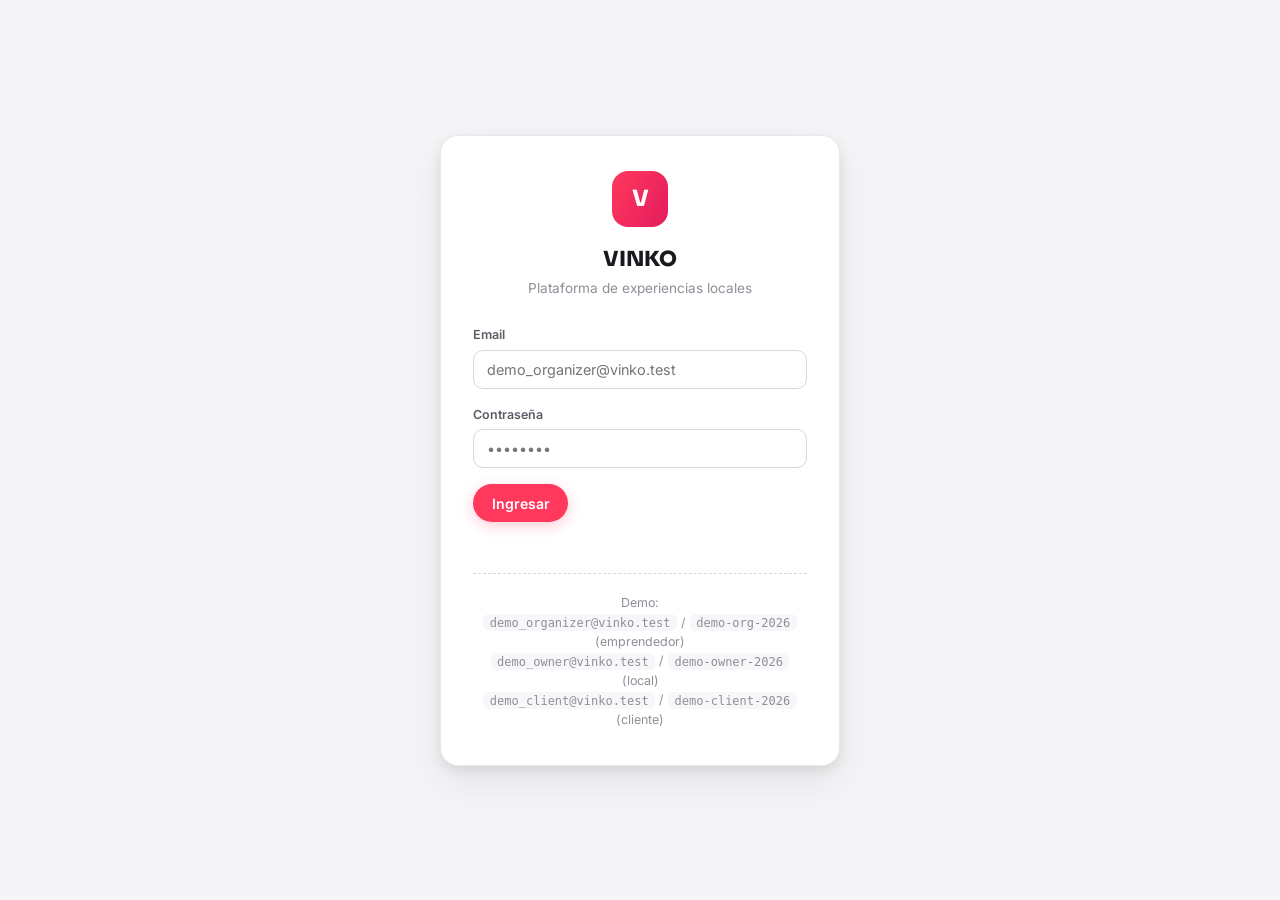
<file: dashboard/vinko/home.html>
<!doctype html>
<html lang="es">
<head>
<meta charset="utf-8">
<meta name="viewport" content="width=device-width, initial-scale=1">
<title>VINKO — Panel</title>
<meta name="robots" content="noindex, nofollow">
<link rel="preconnect" href="https://fonts.googleapis.com">
<link rel="preconnect" href="https://fonts.gstatic.com" crossorigin>
<link href="https://fonts.googleapis.com/css2?family=Sora:wght@500;600;700;800&family=Inter:wght@400;500;600;700&display=swap" rel="stylesheet">
<link rel="stylesheet" href="../styles.css">
<style>
  body { background: var(--bg); }
  .vinko-nav { display: flex; align-items: center; justify-content: space-between; padding: 1rem 2rem; background: var(--surface); border-bottom: 1px solid var(--border); }
  .vinko-brand { font-family: var(--font-display); font-weight: 800; font-size: 1.2rem; color: var(--accent); }
  .vinko-user { display: flex; align-items: center; gap: .8rem; font-size: .85rem; color: var(--text-2); }
  .vinko-user .role-badge { background: var(--accent-soft); color: var(--accent); padding: .2rem .6rem; border-radius: 999px; font-size: .7rem; font-weight: 700; text-transform: uppercase; letter-spacing: .05em; }
  .vinko-main { max-width: 1100px; margin: 2rem auto; padding: 0 1.5rem; }
  .vinko-cards { display: grid; grid-template-columns: repeat(auto-fit, minmax(240px, 1fr)); gap: 1rem; margin-bottom: 2rem; }
  .vinko-card { background: var(--surface); border: 1px solid var(--border); border-radius: var(--r-lg); padding: 1.4rem; }
  .vinko-card .num { font-family: var(--font-display); font-size: 1.8rem; font-weight: 800; color: var(--text-1); }
  .vinko-card .lbl { font-size: .8rem; color: var(--text-3); margin-top: .2rem; }
  .vinko-grid { display: grid; grid-template-columns: repeat(auto-fit, minmax(320px, 1fr)); gap: 1rem; }
  .vinko-panel { background: var(--surface); border: 1px solid var(--border); border-radius: var(--r-lg); padding: 1.4rem; }
  .vinko-panel h3 { font-family: var(--font-display); font-size: 1rem; font-weight: 700; margin-bottom: 1rem; }
  .vinko-panel ul { list-style: none; }
  .vinko-panel li { display: flex; justify-content: space-between; align-items: center; padding: .6rem 0; border-bottom: 1px solid var(--border-2); font-size: .85rem; gap: .5rem; }
  .vinko-panel li:last-child { border-bottom: none; }
  .vinko-panel .muted { color: var(--text-3); }
  .vinko-panel .actions { display: flex; gap: .4rem; }
  .btn-logout { background: none; border: 1px solid var(--border); color: var(--text-2); padding: .4rem .9rem; border-radius: 10px; cursor: pointer; font-size: .8rem; }
  .btn-logout:hover { border-color: var(--red); color: var(--red); }
  .btn-mini { background: none; border: 1px solid var(--border); color: var(--text-2); padding: .2rem .6rem; border-radius: 8px; cursor: pointer; font-size: .75rem; }
  .btn-mini:hover { border-color: var(--accent); color: var(--accent); }
  .btn-mini.danger:hover { border-color: var(--red); color: var(--red); }
  .vinko-form { display: grid; gap: .7rem; margin-top: 1rem; }
  .vinko-form .row { display: grid; grid-template-columns: 1fr 1fr; gap: .7rem; }
  .vinko-form input, .vinko-form select, .vinko-form textarea { width: 100%; padding: .55rem .8rem; border: 1px solid var(--border); border-radius: 10px; background: var(--surface-2); color: var(--text-1); font-size: .85rem; font-family: inherit; }
  .vinko-form label { font-size: .75rem; color: var(--text-3); font-weight: 600; }
  .vinko-form .btn { margin-top: .3rem; }
  .vinko-msg { font-size: .8rem; min-height: 1.2rem; margin-top: .5rem; }
  .vinko-msg.ok { color: var(--green); }
  .vinko-msg.err { color: var(--red); }
  .hidden { display: none; }
</style>
</head>
<body>
<nav class="vinko-nav">
  <div class="vinko-brand">VINKO</div>
  <div class="vinko-user">
    <span id="user-name">—</span>
    <span class="role-badge" id="user-role">—</span>
    <button class="btn-logout" onclick="logout()">Salir</button>
  </div>
</nav>
<main class="vinko-main">
  <div class="vinko-cards" id="stats"></div>
  <div class="vinko-grid" id="panels"></div>
</main>
<script>
'use strict';
const TOKEN_KEY = 'vinko_token', USER_KEY = 'vinko_user';
function getToken() { return localStorage.getItem(TOKEN_KEY) || ''; }
function getUser() { try { return JSON.parse(localStorage.getItem(USER_KEY) || 'null'); } catch (e) { return null; } }
function logout() { localStorage.removeItem(TOKEN_KEY); localStorage.removeItem(USER_KEY); location.href = 'login.html'; }
function hdr() { return { 'Authorization': 'Bearer ' + getToken() }; }
async function api(path, opts) {
  opts = opts || {};
  opts.headers = Object.assign(hdr(), opts.headers || {});
  const r = await fetch('/api/v1' + path, opts);
  if (r.status === 401) { logout(); throw new Error('Sesión expirada'); }
  return r.json();
}
function esc(s) { return String(s == null ? '' : s).replace(/[&<>"']/g, c => ({'&':'&amp;','<':'&lt;','>':'&gt;','"':'&quot;',"'":'&#39;'}[c])); }
function money(n) { return '$' + Number(n || 0).toLocaleString('es-AR', { minimumFractionDigits: 2 }); }
function card(num, lbl) { return '<div class="vinko-card"><div class="num">' + num + '</div><div class="lbl">' + lbl + '</div></div>'; }
function panel(title, body) { return '<div class="vinko-panel"><h3>' + title + '</h3><ul>' + body + '</ul></div>'; }

async function load() {
  const u = getUser();
  if (!u) { location.href = 'login.html'; return; }
  document.getElementById('user-name').textContent = u.name;
  document.getElementById('user-role').textContent = u.role.replace('_', ' ');
  const me = await api('/users/me');
  const stats = document.getElementById('stats');
  const panels = document.getElementById('panels');

  if (u.role === 'ORGANIZER') {
    const tier = await api('/tiers/' + (me.tier_id || 1));
    const mine = await api('/experiences/mine');
    const coupons = await api('/coupons');
    stats.innerHTML = [
      card(money(me.gmv_total), 'GMV total'),
      card(tier.name, 'Tier · ' + tier.commission_rate + '% comisión'),
      card(mine.length, 'Experiencias activas'),
      card(coupons.length, 'Cupones')
    ].join('');
    panels.innerHTML = [
      panel('Mis experiencias', mine.length ? mine.map(p => '<li><span>' + esc(p.name) + ' <span class="muted">' + money(p.base_price) + '</span></span><span class="actions"><button class="btn-mini" onclick="editExp(\'' + p.id + '\')">Editar</button><button class="btn-mini danger" onclick="delExp(\'' + p.id + '\')">Archivar</button></span></li>').join('') : '<li class="muted">Sin experiencias aún</li>') + expForm(),
      panel('Mis cupones', coupons.length ? coupons.map(c => '<li><span>' + esc(c.code) + '</span><span class="muted">' + c.discount_percent + '%</span></li>').join('') : '<li class="muted">Sin cupones</li>')
    ].join('');
  } else if (u.role === 'SPACE_OWNER') {
    const spaces = await api('/spaces');
    const mine = spaces.filter(s => s.owner_id === me.id);
    stats.innerHTML = [
      card(mine.length, 'Espacios activos'),
      card(mine.reduce((a, s) => a + (s.capacity || 0), 0), 'Capacidad total'),
      card(mine.filter(s => s.is_active).length, 'Publicados')
    ].join('');
    panels.innerHTML = [
      panel('Mis espacios', mine.length ? mine.map(s => '<li><span>' + esc(s.name) + ' <span class="muted">' + money(s.price_per_hour) + '/h</span></span><span class="actions"><button class="btn-mini danger" onclick="delSpace(\'' + s.id + '\')">Desactivar</button></span></li>').join('') : '<li class="muted">Sin espacios aún</li>') + spaceForm()
    ].join('');
  } else {
    stats.innerHTML = [card('—', 'Rol cliente'), card('—', 'Explora experiencias')].join('');
    panels.innerHTML = panel('Bienvenido', '<li class="muted">Explora el catálogo de experiencias en hub.zabreuit.com</li>');
  }
}

function expForm() {
  return '<div class="vinko-form"><h3 style="font-family:var(--font-display);font-size:.95rem;font-weight:700">Nueva experiencia</h3>' +
    '<div class="row"><div><label>Nombre</label><input id="exp-name" placeholder="Taller de cerámica"></div><div><label>Slug</label><input id="exp-slug" placeholder="taller-ceramica"></div></div>' +
    '<div class="row"><div><label>Precio (USD)</label><input id="exp-price" type="number" step="0.01" min="0" placeholder="25.00"></div><div><label>Ubicación</label><select id="exp-loc"><option value="public_space">Espacio público</option><option value="private_space">Espacio privado</option></select></div></div>' +
    '<div class="row"><div><label>Latitud</label><input id="exp-lat" placeholder="-34.6037"></div><div><label>Longitud</label><input id="exp-lng" placeholder="-58.3816"></div></div>' +
    '<div><label>Descripción</label><textarea id="exp-desc" rows="2" placeholder="Descripción de la experiencia"></textarea></div>' +
    '<button class="btn btn-primary" onclick="createExp()">Crear experiencia</button><div class="vinko-msg" id="exp-msg"></div></div>';
}
function spaceForm() {
  return '<div class="vinko-form"><h3 style="font-family:var(--font-display);font-size:.95rem;font-weight:700">Nuevo espacio</h3>' +
    '<div class="row"><div><label>Nombre</label><input id="sp-name" placeholder="Salón comunitario"></div><div><label>Slug</label><input id="sp-slug" placeholder="salon-comunitario"></div></div>' +
    '<div class="row"><div><label>Capacidad</label><input id="sp-cap" type="number" min="1" placeholder="40"></div><div><label>Precio/hora (USD)</label><input id="sp-price" type="number" step="0.01" min="0" placeholder="20.00"></div></div>' +
    '<div><label>Dirección</label><input id="sp-addr" placeholder="Av. Central 123"></div>' +
    '<button class="btn btn-primary" onclick="createSpace()">Crear espacio</button><div class="vinko-msg" id="sp-msg"></div></div>';
}

async function createExp() {
  const msg = document.getElementById('exp-msg');
  msg.className = 'vinko-msg'; msg.textContent = '';
  try {
    const d = await api('/experiences', { method: 'POST', headers: { 'Content-Type': 'application/json' },
      body: JSON.stringify({ name: v('exp-name'), slug: v('exp-slug'), base_price: Number(v('exp-price') || 0),
        location_type: v('exp-loc'), location_lat: v('exp-lat') ? Number(v('exp-lat')) : null,
        location_lng: v('exp-lng') ? Number(v('exp-lng')) : null, description: v('exp-desc') || null }) });
    if (d.detail) throw new Error(d.detail);
    msg.className = 'vinko-msg ok'; msg.textContent = 'Experiencia creada ✓';
    setTimeout(load, 600);
  } catch (e) { msg.className = 'vinko-msg err'; msg.textContent = e.message; }
}
async function delExp(id) {
  if (!confirm('¿Archivar esta experiencia?')) return;
  await api('/experiences/' + id, { method: 'DELETE' });
  load();
}
async function createSpace() {
  const msg = document.getElementById('sp-msg');
  msg.className = 'vinko-msg'; msg.textContent = '';
  try {
    const d = await api('/spaces', { method: 'POST', headers: { 'Content-Type': 'application/json' },
      body: JSON.stringify({ name: v('sp-name'), slug: v('sp-slug'), capacity: Number(v('sp-cap') || 1),
        price_per_hour: Number(v('sp-price') || 0), address: v('sp-addr'), pricing_model: 'FIXED' }) });
    if (d.detail) throw new Error(d.detail);
    msg.className = 'vinko-msg ok'; msg.textContent = 'Espacio creado ✓';
    setTimeout(load, 600);
  } catch (e) { msg.className = 'vinko-msg err'; msg.textContent = e.message; }
}
async function delSpace(id) {
  if (!confirm('¿Desactivar este espacio?')) return;
  const d = await api('/spaces/' + id, { method: 'PUT', headers: { 'Content-Type': 'application/json' },
    body: JSON.stringify({ name: 'x', slug: 'x', capacity: 1, address: 'x', is_active: false }) });
  load();
}
function v(id) { return (document.getElementById(id) || {}).value || ''; }
load();
</script>
</body>
</html>
</file>
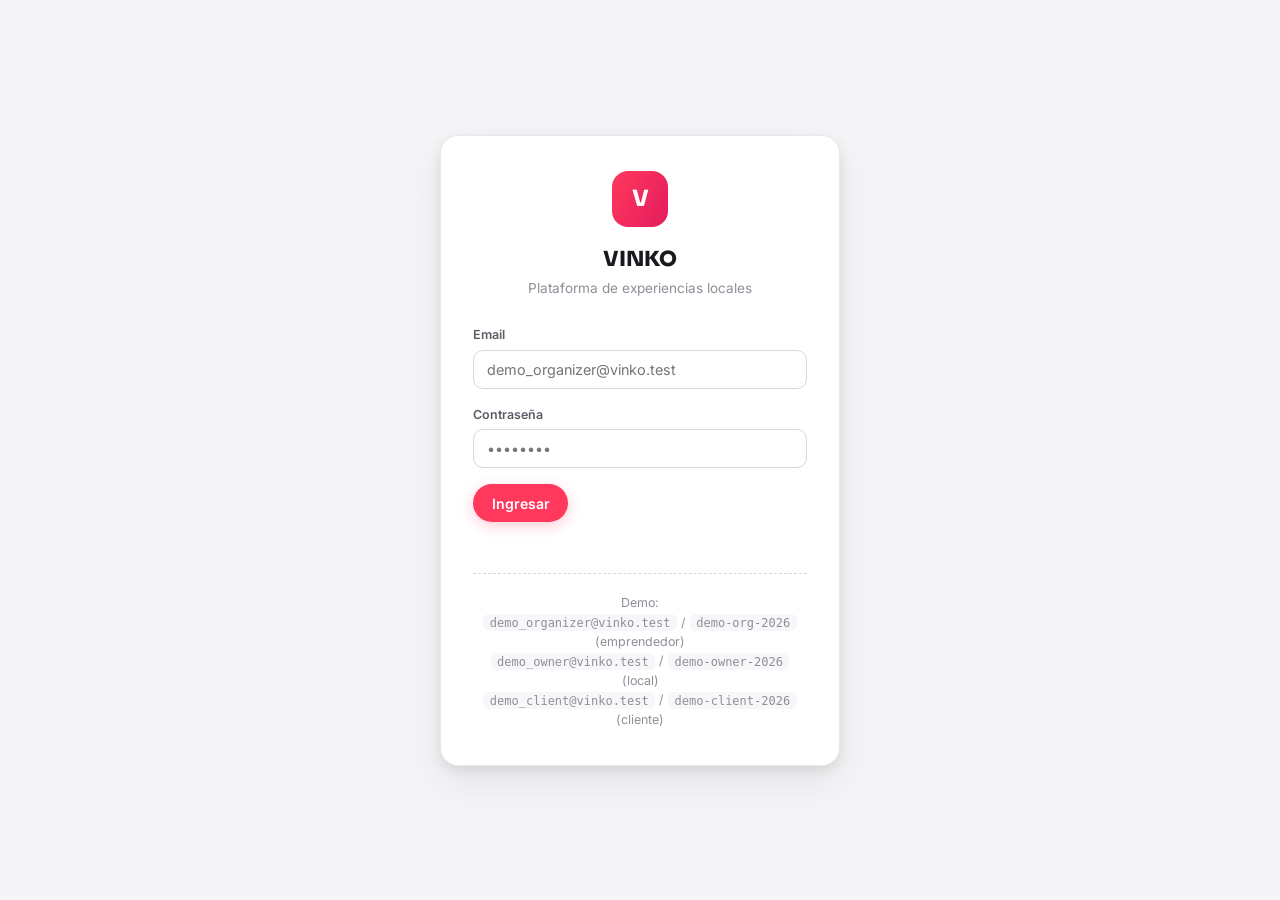
<file: dashboard/vinko/login.html>
<!doctype html>
<html lang="es">
<head>
<meta charset="utf-8">
<meta name="viewport" content="width=device-width, initial-scale=1">
<title>Ingreso — VINKO</title>
<meta name="robots" content="noindex, nofollow">
<link rel="preconnect" href="https://fonts.googleapis.com">
<link rel="preconnect" href="https://fonts.gstatic.com" crossorigin>
<link href="https://fonts.googleapis.com/css2?family=Sora:wght@500;600;700;800&family=Inter:wght@400;500;600;700&display=swap" rel="stylesheet">
<link rel="stylesheet" href="../styles.css">
<style>
  body { display: grid; place-items: center; min-height: 100vh; background: var(--bg); }
  .login-card { width: min(400px, 92vw); background: var(--surface); border: 1px solid var(--border); border-radius: var(--r-lg); padding: 2.2rem 2rem; box-shadow: var(--shadow-hover); }
  .login-logo { width: 56px; height: 56px; border-radius: 16px; background: var(--grad); display: grid; place-items: center; color: #fff; margin: 0 auto 1rem; font-family: var(--font-display); font-weight: 800; font-size: 1.4rem; }
  .login-card h1 { font-family: var(--font-display); font-size: 1.3rem; font-weight: 800; text-align: center; margin-bottom: .2rem; }
  .login-card .sub { text-align: center; color: var(--text-3); font-size: .85rem; margin-bottom: 1.6rem; }
  .login-card .field { margin-bottom: 1rem; }
  .login-err { color: var(--red); font-size: .85rem; min-height: 1.2rem; margin-top: .6rem; text-align: center; }
  .login-demo { margin-top: 1.4rem; padding-top: 1.2rem; border-top: 1px dashed var(--border-2); font-size: .78rem; color: var(--text-3); text-align: center; }
  .login-demo code { background: var(--surface-2); padding: .1rem .4rem; border-radius: 6px; font-size: .75rem; }
</style>
</head>
<body>
<div class="login-card">
  <div class="login-logo">V</div>
  <h1>VINKO</h1>
  <p class="sub">Plataforma de experiencias locales</p>
  <form id="login-form" novalidate>
    <div class="field">
      <label for="email">Email</label>
      <input id="email" name="email" type="email" autocomplete="email" placeholder="demo_organizer@vinko.test" required>
    </div>
    <div class="field">
      <label for="password">Contraseña</label>
      <input id="password" name="password" type="password" autocomplete="current-password" placeholder="••••••••" required>
    </div>
    <button class="btn btn-primary btn-block" type="submit" id="btn">Ingresar</button>
    <div class="login-err" id="err" role="alert"></div>
  </form>
  <div class="login-demo">
    Demo:<br>
    <code>demo_organizer@vinko.test</code> / <code>demo-org-2026</code> (emprendedor)<br>
    <code>demo_owner@vinko.test</code> / <code>demo-owner-2026</code> (local)<br>
    <code>demo_client@vinko.test</code> / <code>demo-client-2026</code> (cliente)
  </div>
</div>
<script>
'use strict';
(function () {
  const TOKEN_KEY = 'vinko_token', USER_KEY = 'vinko_user';
  if (localStorage.getItem(TOKEN_KEY)) { location.href = 'home.html'; return; }
  const form = document.getElementById('login-form');
  const err = document.getElementById('err');
  const btn = document.getElementById('btn');
  form.addEventListener('submit', async function (e) {
    e.preventDefault();
    err.textContent = ''; btn.disabled = true; btn.textContent = 'Ingresando…';
    try {
      const r = await fetch('/api/v1/auth/vinko-login', {
        method: 'POST', headers: { 'Content-Type': 'application/json' },
        body: JSON.stringify({ email: document.getElementById('email').value.trim(), password: document.getElementById('password').value })
      });
      const d = await r.json();
      if (!r.ok) throw new Error(d.detail || 'Error');
      localStorage.setItem(TOKEN_KEY, d.token);
      localStorage.setItem(USER_KEY, JSON.stringify(d.user));
      location.href = 'home.html';
    } catch (ex) {
      err.textContent = ex.message;
      btn.disabled = false; btn.textContent = 'Ingresar';
    }
  });
})();
</script>
</body>
</html>
</file>
<file: dashboard/styles.css>
/* ============================================================
   Multi-Hub Admin — Sistema de diseño (light premium)
   Reutiliza tokens del frontend público + layout admin
   ============================================================ */
:root {
  color-scheme: light;
  --bg: #f5f5f7;
  --surface: #ffffff;
  --surface-2: #f7f7f9;
  --border: #e8e8ec;
  --border-2: #d8d8de;
  --text: #1a1a1e;
  --text-2: #5c5c66;
  --text-3: #8f8f99;
  --coral: #ff385c;
  --coral-deep: #e31c5f;
  --green: #0f9d58;
  --yellow: #d9822b;
  --blue: #2b6cb0;
  --red: #e5484d;
  --grad: linear-gradient(120deg, #ff385c, #e31c5f);
  --shadow: 0 2px 8px rgba(0,0,0,.06), 0 8px 24px rgba(0,0,0,.05);
  --shadow-hover: 0 4px 12px rgba(0,0,0,.08), 0 16px 40px rgba(0,0,0,.08);
  --r-sm: 10px; --r: 14px; --r-lg: 18px; --r-pill: 999px;
  --font-display: "Sora", "Segoe UI", system-ui, sans-serif;
  --font-body: "Inter", "Segoe UI", system-ui, sans-serif;
  --ease: cubic-bezier(.22, 1, .36, 1);
  --nav-h: 64px;
}
*, *::before, *::after { box-sizing: border-box; margin: 0; padding: 0; }
body { font-family: var(--font-body); background: var(--bg); color: var(--text); line-height: 1.55; -webkit-font-smoothing: antialiased; min-height: 100vh; }
a { color: inherit; text-decoration: none; }
img { max-width: 100%; display: block; }
.icon { width: 18px; height: 18px; fill: none; stroke: currentColor; stroke-width: 1.8; stroke-linecap: round; stroke-linejoin: round; flex-shrink: 0; }

/* ---------- Layout ---------- */
.layout { display: grid; grid-template-columns: 240px 1fr; min-height: 100vh; }
.sidebar { background: var(--surface); border-right: 1px solid var(--border); padding: 1.2rem 1rem; position: sticky; top: 0; height: 100vh; overflow-y: auto; }
.main { padding: 1.6rem clamp(1.2rem, 3vw, 2.4rem) 3rem; min-width: 0; }

.brand { display: flex; align-items: center; gap: .6rem; font-family: var(--font-display); font-weight: 800; font-size: 1.1rem; padding: .3rem .5rem 1.2rem; }
.brand-logo { width: 34px; height: 34px; border-radius: 10px; background: var(--grad); display: grid; place-items: center; color: #fff; }
.brand-logo .icon { width: 20px; height: 20px; }
.brand small { display: block; font-size: .68rem; font-weight: 600; color: var(--text-3); text-transform: uppercase; letter-spacing: .08em; }

.nav-sec { font-size: .68rem; font-weight: 700; text-transform: uppercase; letter-spacing: .1em; color: var(--text-3); padding: 1rem .6rem .45rem; }
.side-link { display: flex; align-items: center; gap: .65rem; padding: .62rem .7rem; border-radius: 10px; color: var(--text-2); font-size: .9rem; font-weight: 500; margin-bottom: .15rem; transition: all .2s; }
.side-link:hover { background: var(--surface-2); color: var(--text); }
.side-link.active { background: var(--grad); color: #fff; font-weight: 600; }

/* ---------- Top bar ---------- */
.topbar { display: flex; align-items: center; justify-content: space-between; gap: 1rem; margin-bottom: 1.6rem; flex-wrap: wrap; }
.topbar h1 { font-family: var(--font-display); font-size: 1.45rem; font-weight: 800; letter-spacing: -.02em; }
.topbar-actions { display: flex; gap: .6rem; align-items: center; flex-wrap: wrap; }

/* ---------- Botones ---------- */
.btn { display: inline-flex; align-items: center; gap: .45rem; border-radius: var(--r-pill); padding: .58rem 1.1rem; font-weight: 600; font-size: .88rem; border: 1px solid transparent; cursor: pointer; transition: all .2s var(--ease); font-family: var(--font-body); }
.btn-primary { background: var(--coral); color: #fff; box-shadow: 0 4px 14px rgba(255,56,92,.25); }
.btn-primary:hover { background: var(--coral-deep); transform: translateY(-1px); }
.btn-ghost { background: var(--surface); border-color: var(--border-2); color: var(--text); }
.btn-ghost:hover { border-color: var(--text-3); background: var(--surface-2); }
.btn-sm { padding: .38rem .8rem; font-size: .8rem; }
.btn-danger { background: #fff0f1; color: var(--red); border-color: #f5c6cb; }
.btn-danger:hover { background: var(--red); color: #fff; }
.btn-icon { padding: .38rem .6rem; }

/* ---------- Cards ---------- */
.grid { display: grid; gap: 1rem; }
.grid-3 { grid-template-columns: repeat(auto-fit, minmax(200px, 1fr)); }
.grid-2 { grid-template-columns: repeat(auto-fit, minmax(300px, 1fr)); }
.card { background: var(--surface); border: 1px solid var(--border); border-radius: var(--r-lg); padding: 1.3rem 1.4rem; transition: box-shadow .25s var(--ease); }
.card:hover { box-shadow: var(--shadow); }
.card h3 { font-family: var(--font-display); font-size: 1rem; font-weight: 700; margin-bottom: 1rem; display: flex; align-items: center; justify-content: space-between; gap: .6rem; }
.stat-num { font-family: var(--font-display); font-size: 2rem; font-weight: 800; letter-spacing: -.02em; }
.stat-label { font-size: .8rem; color: var(--text-2); font-weight: 500; }
.stat-trend { font-size: .75rem; font-weight: 600; }
.trend-up { color: var(--green); }
.trend-flat { color: var(--text-3); }

/* ---------- Tablas ---------- */
.table-wrap { overflow-x: auto; border-radius: var(--r-lg); border: 1px solid var(--border); background: var(--surface); }
table { width: 100%; border-collapse: collapse; font-size: .88rem; min-width: 640px; }
th { text-align: left; font-size: .7rem; text-transform: uppercase; letter-spacing: .08em; color: var(--text-3); padding: .8rem 1rem; border-bottom: 1px solid var(--border); background: var(--surface-2); }
td { padding: .75rem 1rem; border-bottom: 1px solid var(--border); vertical-align: middle; }
tr:last-child td { border-bottom: 0; }
tr:hover td { background: #fafafb; }
.td-name { font-weight: 600; }
.td-sub { font-size: .78rem; color: var(--text-3); }

/* ---------- Badges de estado ---------- */
.status { display: inline-flex; align-items: center; gap: .35rem; padding: .22rem .6rem; border-radius: var(--r-pill); font-size: .72rem; font-weight: 700; text-transform: uppercase; letter-spacing: .04em; border: 1px solid transparent; }
.status::before { content: ""; width: 6px; height: 6px; border-radius: 50%; background: currentColor; }
.st-active, .st-confirmed, .st-paid, .st-new { background: #e7f7ee; color: var(--green); border-color: #bce8cd; }
.st-draft, .st-pending, .st-unpaid { background: #fff6e6; color: var(--yellow); border-color: #f5d59a; }
.st-cancelled { background: #fff0f1; color: var(--red); border-color: #f5c6cb; }
.st-completed, .st-refunded { background: #e8f0fa; color: var(--blue); border-color: #c3d8f0; }
.st-disabled, .st-error { background: #f0f0f2; color: var(--text-3); border-color: var(--border-2); }

/* ---------- Formularios ---------- */
.form-grid { display: grid; grid-template-columns: repeat(auto-fit, minmax(200px, 1fr)); gap: .9rem; }
.field { display: flex; flex-direction: column; gap: .35rem; }
.field label { font-size: .78rem; font-weight: 600; color: var(--text-2); }
.field input, .field select, .field textarea { background: var(--surface); border: 1px solid var(--border-2); border-radius: var(--r-sm); padding: .62rem .8rem; color: var(--text); font-family: var(--font-body); font-size: .9rem; transition: border-color .2s, box-shadow .2s; width: 100%; }
.field input:focus, .field select:focus, .field textarea:focus { outline: none; border-color: var(--coral); box-shadow: 0 0 0 3px rgba(255,56,92,.12); }
.field .err { color: var(--red); font-size: .75rem; min-height: .9rem; }
.field input.invalid, .field select.invalid, .field textarea.invalid { border-color: var(--red); }

/* ---------- Toolbar ---------- */
.toolbar { display: flex; flex-wrap: wrap; align-items: center; gap: .6rem; margin-bottom: 1.2rem; }
.search { position: relative; flex: 1; min-width: 200px; }
.search .icon { position: absolute; left: .8rem; top: 50%; transform: translateY(-50%); color: var(--text-3); width: 16px; height: 16px; }
.search input { width: 100%; background: var(--surface); border: 1px solid var(--border-2); border-radius: var(--r-pill); padding: .6rem .9rem .6rem 2.2rem; font-size: .88rem; color: var(--text); font-family: var(--font-body); }
.search input:focus { outline: none; border-color: var(--coral); box-shadow: 0 0 0 3px rgba(255,56,92,.12); }

/* ---------- Modal ---------- */
.modal-back { position: fixed; inset: 0; background: rgba(0,0,0,.45); backdrop-filter: blur(4px); display: grid; place-items: center; z-index: 100; opacity: 0; pointer-events: none; transition: opacity .25s var(--ease); }
.modal-back.open { opacity: 1; pointer-events: auto; }
.modal { background: var(--surface); border-radius: var(--r-lg); width: min(640px, 92vw); max-height: 90vh; overflow-y: auto; padding: 1.6rem; transform: translateY(20px) scale(.97); transition: transform .3s var(--ease); }
.modal-back.open .modal { transform: none; }
.modal h2 { font-family: var(--font-display); font-size: 1.15rem; font-weight: 800; margin-bottom: 1.2rem; }
.modal-foot { display: flex; justify-content: flex-end; gap: .6rem; margin-top: 1.4rem; }

/* ---------- Barras (distribución) ---------- */
.bars { display: flex; flex-direction: column; gap: .8rem; }
.bar-row { display: grid; grid-template-columns: 110px 1fr 42px; align-items: center; gap: .7rem; font-size: .84rem; }
.bar-row span:first-child { color: var(--text-2); font-weight: 500; }
.bar-track { background: var(--surface-2); border-radius: var(--r-pill); height: 10px; overflow: hidden; }
.bar-fill { height: 100%; border-radius: var(--r-pill); background: var(--grad); transform-origin: left; animation: grow 1s var(--ease) both; }
@keyframes grow { from { transform: scaleX(0); } to { transform: scaleX(1); } }

/* ---------- Estados vacíos ---------- */
.empty { text-align: center; padding: 2.4rem 1rem; color: var(--text-3); font-size: .9rem; }
.empty .icon { width: 36px; height: 36px; margin: 0 auto .7rem; color: var(--text-3); }

/* ---------- Toasts ---------- */
#toasts { position: fixed; bottom: 1.2rem; right: 1.2rem; z-index: 200; display: flex; flex-direction: column; gap: .5rem; }
.toast { background: var(--surface); border: 1px solid var(--border-2); border-left: 4px solid var(--green); border-radius: var(--r); padding: .8rem 1.1rem; font-size: .88rem; font-weight: 500; box-shadow: var(--shadow-hover); animation: toastIn .3s var(--ease); max-width: 340px; }
.toast.error { border-left-color: var(--red); }
.toast.warn { border-left-color: var(--yellow); }
@keyframes toastIn { from { opacity: 0; transform: translateY(10px); } to { opacity: 1; transform: none; } }

/* ---------- Utilidades ---------- */
.hide { display: none !important; }
.muted { color: var(--text-3); font-size: .8rem; }
.mt { margin-top: 1.2rem; }
.flex { display: flex; gap: .5rem; align-items: center; }
.flex-between { display: flex; align-items: center; justify-content: space-between; gap: .8rem; flex-wrap: wrap; }
.grow { flex: 1; }

/* ---------- Responsive ---------- */
@media (max-width: 860px) {
  .layout { grid-template-columns: 1fr; }
  .sidebar { position: static; height: auto; border-right: 0; border-bottom: 1px solid var(--border); padding: .8rem; }
  .nav-sec { display: none; }
  .side-links { display: flex; gap: .4rem; overflow-x: auto; }
  .side-link { margin-bottom: 0; white-space: nowrap; }
}
@media (prefers-reduced-motion: reduce) {
  *, *::before, *::after { animation-duration: .01ms !important; transition-duration: .01ms !important; }
}
</file>
<file: frontend/styles.css>
/* ============================================================
   Multi-Hub — Sistema de diseño "marketplace real"
   Light premium · inspirado en GetYourGuide / Airbnb / Viator
   Blanco dominante · acento coral cálido · fotos protagonistas
   ============================================================ */

/* ---------- Tokens ---------- */
:root {
  color-scheme: light;
  --bg: #ffffff;
  --bg-2: #f7f7f9;
  --bg-3: #f0f0f4;
  --surface: #ffffff;
  --surface-2: #f7f7f9;
  --surface-3: #eeeeF2;
  --border: #e8e8ec;
  --border-2: #d8d8de;
  --text: #1a1a1e;
  --text-2: #5c5c66;
  --text-3: #8f8f99;
  --coral: #ff385c;
  --coral-2: #ff5a5f;
  --coral-deep: #e31c5f;
  --teal: #00a699;
  --gold: #f0b429;
  --green: #0f9d58;
  --danger: #e5484d;
  --grad: linear-gradient(120deg, #ff385c, #e31c5f);
  --grad-soft: linear-gradient(120deg, rgba(255,56,92,.08), rgba(227,28,95,.06));
  --shadow: 0 2px 8px rgba(0,0,0,.06), 0 8px 24px rgba(0,0,0,.05);
  --shadow-hover: 0 4px 12px rgba(0,0,0,.08), 0 16px 40px rgba(0,0,0,.08);
  --r-sm: 10px;
  --r: 14px;
  --r-lg: 20px;
  --r-pill: 999px;
  --font-display: "Sora", "Segoe UI", system-ui, sans-serif;
  --font-body: "Inter", "Segoe UI", system-ui, sans-serif;
  --ease: cubic-bezier(.22, 1, .36, 1);
  --nav-h: 68px;
}

/* ---------- Reset / base ---------- */
*, *::before, *::after { box-sizing: border-box; margin: 0; padding: 0; }
html { scroll-behavior: smooth; -webkit-text-size-adjust: 100%; }
body {
  font-family: var(--font-body);
  background: var(--bg);
  color: var(--text);
  line-height: 1.6;
  min-height: 100vh;
  -webkit-font-smoothing: antialiased;
  overflow-x: hidden;
}
img { max-width: 100%; display: block; }
a { color: inherit; text-decoration: none; }
button { font-family: inherit; }

/* ---------- Layout ---------- */
.container { width: min(1180px, 92vw); margin-inline: auto; }
.section { padding: clamp(2.6rem, 6vw, 4.5rem) 0; }
.section-head { margin-bottom: 2rem; }
.section-head.center { text-align: center; }
.section-eyebrow { font-size: .72rem; font-weight: 700; letter-spacing: .18em; text-transform: uppercase; color: var(--coral); margin-bottom: .6rem; display: block; }
.section-title { font-family: var(--font-display); font-size: clamp(1.5rem, 3.4vw, 2.1rem); font-weight: 800; letter-spacing: -.02em; margin-bottom: .5rem; }
.section-sub { color: var(--text-2); max-width: 60ch; }
.section-head.center .section-sub { margin-inline: auto; }

/* ---------- Iconos ---------- */
.ic { width: 20px; height: 20px; fill: none; stroke: currentColor; stroke-width: 1.8; stroke-linecap: round; stroke-linejoin: round; flex-shrink: 0; }
.ic-fill { fill: currentColor; stroke: none; }

/* ---------- Botones ---------- */
.btn { display: inline-flex; align-items: center; gap: .5rem; border-radius: var(--r-pill); padding: .72rem 1.4rem; font-weight: 600; font-size: .95rem; border: 1px solid transparent; cursor: pointer; transition: all .2s var(--ease); }
.btn-primary { background: var(--coral); color: #fff; box-shadow: 0 4px 14px rgba(255,56,92,.28); }
.btn-primary:hover { background: var(--coral-deep); transform: translateY(-1px); box-shadow: 0 6px 20px rgba(255,56,92,.35); }
.btn-gold { background: var(--gold); color: #2a1b02; }
.btn-gold:hover { filter: brightness(1.05); }
.btn-ghost { background: transparent; border-color: var(--border-2); color: var(--text); }
.btn-ghost:hover { border-color: var(--text-3); background: var(--surface-2); }
.btn-block { width: 100%; justify-content: center; }

/* ---------- Chips / badges ---------- */
.chip { background: var(--surface); border: 1px solid var(--border-2); color: var(--text-2); border-radius: var(--r-pill); padding: .45rem .95rem; font-size: .85rem; font-weight: 500; cursor: pointer; transition: all .2s; }
.chip:hover { border-color: var(--text-3); color: var(--text); }
.chip.active { background: var(--text); border-color: var(--text); color: #fff; }
.badge { display: inline-flex; align-items: center; gap: .35rem; font-size: .72rem; font-weight: 700; letter-spacing: .04em; text-transform: uppercase; padding: .32rem .7rem; border-radius: var(--r-pill); background: rgba(255,255,255,.92); border: 1px solid rgba(0,0,0,.08); color: var(--text); box-shadow: 0 2px 8px rgba(0,0,0,.12); }
.badge-gold { background: #fff7e6; border-color: #f5d78e; color: #8a5a00; }
.badge-cyan { background: #e6fbfb; border-color: #9fe8e8; color: #007a7a; }

/* ---------- Navbar ---------- */
.nav { position: sticky; top: 0; z-index: 50; background: rgba(255,255,255,.92); backdrop-filter: blur(14px); border-bottom: 1px solid var(--border); }
.nav.scrolled { box-shadow: 0 2px 12px rgba(0,0,0,.05); }
.nav-inner { display: flex; align-items: center; justify-content: space-between; gap: 1rem; height: var(--nav-h); }
.nav-brand { display: inline-flex; align-items: center; gap: .55rem; font-family: var(--font-display); font-weight: 800; font-size: 1.12rem; letter-spacing: -.02em; color: var(--text); }
.nav-logo { width: 34px; height: 34px; border-radius: 10px; background: var(--grad); display: grid; place-items: center; color: #fff; }
.nav-logo .ic { width: 20px; height: 20px; }
.nav-links { display: flex; align-items: center; gap: 1.6rem; font-size: .92rem; color: var(--text-2); font-weight: 500; }
.nav-links a { transition: color .2s; }
.nav-links a:hover, .nav-links a.active { color: var(--text); }
.nav-cta { display: inline-flex; align-items: center; gap: .45rem; border: 1px solid var(--border-2); border-radius: var(--r-pill); padding: .5rem 1rem; font-size: .85rem; font-weight: 600; color: var(--text); transition: all .2s; }
.nav-cta:hover { border-color: var(--text-3); box-shadow: var(--shadow); }
.nav-cta .ic { width: 16px; height: 16px; }
.nav-toggle { display: none; background: none; border: 0; color: var(--text); cursor: pointer; width: 42px; height: 42px; border-radius: 10px; place-items: center; }
.nav-toggle .ic { width: 24px; height: 24px; }
.nav-mobile { display: none; flex-direction: column; gap: .2rem; padding: .8rem 1.2rem 1.2rem; background: var(--bg); border-bottom: 1px solid var(--border); }
.nav-mobile.open { display: flex; }
.nav-mobile a { padding: .8rem .6rem; border-radius: 10px; color: var(--text-2); font-weight: 500; }
.nav-mobile a:hover { background: var(--surface-2); color: var(--text); }
.nav-mobile .btn { margin-top: .6rem; }

/* ---------- Hero ---------- */
.hero { position: relative; padding: clamp(3.5rem, 8vw, 6rem) 0 clamp(2.5rem, 5vw, 4rem); text-align: center; overflow: hidden; }
.hero-glow { position: absolute; border-radius: 50%; filter: blur(70px); opacity: .5; pointer-events: none; }
.hero-glow.g1 { width: 480px; height: 480px; background: rgba(255,56,92,.12); top: -140px; right: -100px; }
.hero-glow.g2 { width: 420px; height: 420px; background: rgba(0,166,153,.08); bottom: -160px; left: -120px; }
.hero-glow.g3 { display: none; }
.hero-inner { position: relative; z-index: 1; }
.hero-eyebrow { display: inline-flex; align-items: center; gap: .5rem; font-size: .78rem; font-weight: 700; letter-spacing: .14em; text-transform: uppercase; color: var(--coral); margin-bottom: 1rem; }
.eyebrow-dot { width: 7px; height: 7px; border-radius: 50%; background: var(--coral); }
.hero h1 { font-family: var(--font-display); font-size: clamp(2.1rem, 5.5vw, 3.4rem); font-weight: 800; letter-spacing: -.03em; line-height: 1.08; margin-bottom: 1rem; }
.grad-text { color: var(--coral); }
.hero-sub { font-size: clamp(1rem, 1.6vw, 1.2rem); color: var(--text-2); max-width: 620px; margin-inline: auto; }
.search-wrap { margin: 2.2rem auto 0; max-width: 640px; }
.search-bar { display: flex; align-items: center; gap: .6rem; background: var(--surface); border: 1px solid var(--border-2); border-radius: var(--r-pill); padding: .45rem .5rem .45rem 1.1rem; box-shadow: var(--shadow); transition: box-shadow .25s, border-color .25s; }
.search-bar:focus-within { border-color: var(--coral); box-shadow: 0 0 0 4px rgba(255,56,92,.12), var(--shadow); }
.search-bar > .ic { color: var(--text-3); }
.search-bar input { flex: 1; min-width: 0; background: none; border: 0; outline: 0; color: var(--text); font-size: 1rem; padding: .6rem 0; }
.search-bar input::placeholder { color: var(--text-3); }
.search-bar button { border: 0; cursor: pointer; border-radius: var(--r-pill); padding: .7rem 1.5rem; color: #fff; font-weight: 600; background: var(--coral); transition: background .2s; }
.search-bar button:hover { background: var(--coral-deep); }
.hero-quick { margin-top: 1.4rem; display: flex; flex-wrap: wrap; gap: .5rem; justify-content: center; font-size: .86rem; color: var(--text-3); }
.hero-quick a { color: var(--text-2); border-bottom: 1px dotted var(--text-3); transition: color .2s, border-color .2s; }
.hero-quick a:hover { color: var(--coral); border-color: var(--coral); }

/* ---------- Categorías ---------- */
.cats-grid { display: grid; grid-template-columns: repeat(auto-fill, minmax(150px, 1fr)); gap: .9rem; }
.cat-card { position: relative; display: flex; flex-direction: column; align-items: flex-start; gap: .5rem; padding: 1.2rem; border-radius: var(--r); background: var(--surface); border: 1px solid var(--border); transition: all .25s var(--ease); overflow: hidden; }
.cat-card:hover { transform: translateY(-3px); border-color: var(--border-2); box-shadow: var(--shadow-hover); }
.cat-ico { display: grid; place-items: center; width: 48px; height: 48px; border-radius: 12px; font-size: 1.6rem; background: var(--surface-2); border: 1px solid var(--border); }
.cat-name { font-weight: 700; font-size: .95rem; }
.cat-card small { font-size: .78rem; color: var(--text-3); }

/* ---------- Grids ---------- */
.cards-grid { display: grid; grid-template-columns: repeat(auto-fill, minmax(270px, 1fr)); gap: 1.4rem; }

/* ---------- Cards de producto ---------- */
.card { display: block; background: var(--surface); border: 1px solid var(--border); border-radius: var(--r-lg); overflow: hidden; transition: all .25s var(--ease); }
.card:hover { transform: translateY(-4px); box-shadow: var(--shadow-hover); border-color: var(--border-2); }
.card-media { position: relative; aspect-ratio: 4/3; overflow: hidden; background: var(--surface-2); }
.card-media .ph-img, .card-media .ph { width: 100%; height: 100%; object-fit: cover; transition: transform .7s var(--ease); }
.card:hover .card-media .ph-img { transform: scale(1.05); }
.card-type { position: absolute; top: .8rem; left: .8rem; z-index: 2; }
.card-body { padding: 1.1rem 1.2rem 1.2rem; }
.card-venue { display: flex; align-items: center; gap: .35rem; font-size: .8rem; color: var(--text-3); margin-bottom: .35rem; }
.card-venue .ic { width: 14px; height: 14px; }
.card-name { font-family: var(--font-display); font-size: 1.05rem; font-weight: 700; letter-spacing: -.01em; margin-bottom: .3rem; }
.card-desc { font-size: .86rem; color: var(--text-2); display: -webkit-box; -webkit-line-clamp: 2; -webkit-box-orient: vertical; overflow: hidden; margin-bottom: .8rem; }
.card-foot { display: flex; align-items: center; justify-content: space-between; }
.card-price { font-family: var(--font-display); font-weight: 800; font-size: 1.1rem; color: var(--text); }
.card-link { display: inline-flex; align-items: center; gap: .3rem; font-size: .85rem; font-weight: 600; color: var(--coral); }
.card-link .ic { width: 15px; height: 15px; transition: transform .2s; }
.card:hover .card-link .ic { transform: translateX(3px); }

/* ---------- Placeholder imagen ---------- */
.ph { display: grid; place-items: center; color: rgba(255,255,255,.95); font-size: 2.4rem; }

/* ---------- Steps ---------- */
.steps { display: grid; grid-template-columns: repeat(auto-fit, minmax(240px, 1fr)); gap: 1.4rem; }
.step { position: relative; padding: 1.6rem; border-radius: var(--r-lg); background: var(--surface); border: 1px solid var(--border); transition: all .25s var(--ease); }
.step:hover { box-shadow: var(--shadow-hover); }
.step-num { position: absolute; top: .8rem; right: 1.2rem; font-family: var(--font-display); font-weight: 800; font-size: 2.8rem; color: rgba(255,56,92,.1); line-height: 1; }
.step-ico { display: grid; place-items: center; width: 48px; height: 48px; border-radius: 12px; background: var(--grad-soft); color: var(--coral); margin-bottom: 1rem; }
.step-ico .ic { width: 24px; height: 24px; }
.step h3 { font-family: var(--font-display); font-size: 1.05rem; font-weight: 700; margin-bottom: .4rem; }
.step p { font-size: .9rem; color: var(--text-2); }

/* ---------- Valores ---------- */
.values { display: grid; grid-template-columns: repeat(auto-fit, minmax(260px, 1fr)); gap: 1.2rem; }
.value-card { display: flex; gap: 1rem; align-items: flex-start; padding: 1.4rem; border-radius: var(--r); background: var(--surface); border: 1px solid var(--border); transition: all .25s var(--ease); }
.value-card:hover { box-shadow: var(--shadow-hover); }
.value-card .ic { width: 26px; height: 26px; color: var(--coral); flex-shrink: 0; }
.value-card h3 { font-size: 1rem; font-weight: 700; margin-bottom: .3rem; }
.value-card p { font-size: .88rem; color: var(--text-2); }

/* ---------- Newsletter ---------- */
.newsletter { text-align: center; padding: clamp(2rem, 5vw, 3rem); border-radius: var(--r-lg); background: var(--surface-2); border: 1px solid var(--border); }
.newsletter h2 { font-family: var(--font-display); font-size: clamp(1.3rem, 3vw, 1.8rem); font-weight: 800; margin-bottom: .4rem; }
.newsletter p { color: var(--text-2); margin-bottom: 1.4rem; }
.news-form { display: flex; gap: .6rem; max-width: 440px; margin-inline: auto; }
.news-form input { flex: 1; min-width: 0; background: var(--surface); border: 1px solid var(--border-2); border-radius: var(--r-pill); padding: .75rem 1.1rem; font-size: .95rem; color: var(--text); outline: none; transition: border-color .2s; }
.news-form input:focus { border-color: var(--coral); }
.news-note { margin-top: .9rem; font-size: .88rem; color: var(--text-2); }
.news-ok { color: var(--green); font-weight: 600; }

/* ---------- Footer ---------- */
.footer { background: var(--bg-2); border-top: 1px solid var(--border); margin-top: 3rem; }
.footer-grid { display: grid; grid-template-columns: 1.4fr 1fr 1fr 1fr; gap: 2rem; padding: 3rem 0 2rem; }
.footer-brand p { font-size: .88rem; color: var(--text-2); margin-top: .8rem; max-width: 30ch; }
.footer-col h4 { font-size: .8rem; font-weight: 700; text-transform: uppercase; letter-spacing: .1em; color: var(--text-3); margin-bottom: .9rem; }
.footer-col a { display: block; font-size: .9rem; color: var(--text-2); padding: .3rem 0; transition: color .2s; }
.footer-col a:hover { color: var(--text); }
.footer-social { display: flex; gap: .6rem; }
.footer-social a { display: grid; place-items: center; width: 38px; height: 38px; border-radius: 50%; background: var(--surface); border: 1px solid var(--border); color: var(--text-2); transition: all .2s; }
.footer-social a:hover { color: var(--coral); border-color: var(--coral); }
.footer-social .ic { width: 18px; height: 18px; }
.footer-bottom { display: flex; align-items: center; justify-content: space-between; gap: 1rem; padding: 1.2rem 0; border-top: 1px solid var(--border); font-size: .85rem; color: var(--text-3); }

/* ---------- WhatsApp flotante ---------- */
.wa-float { position: fixed; bottom: 1.4rem; right: 1.4rem; z-index: 60; display: grid; place-items: center; width: 54px; height: 54px; border-radius: 50%; background: #25d366; color: #fff; box-shadow: 0 6px 20px rgba(37,211,102,.4); transition: transform .2s; }
.wa-float:hover { transform: scale(1.08); }
.wa-float .ic { width: 28px; height: 28px; }

/* ---------- Page hero (páginas internas) ---------- */
.page-hero { padding: clamp(2.6rem, 6vw, 4rem) 0 1.2rem; }
.page-hero h1 { font-family: var(--font-display); font-size: clamp(1.8rem, 4.5vw, 2.6rem); font-weight: 800; letter-spacing: -.02em; margin: .5rem 0; }
.page-hero p { color: var(--text-2); max-width: 56ch; font-size: 1.02rem; }

/* ---------- Breadcrumb ---------- */
.breadcrumb { display: flex; align-items: center; gap: .5rem; font-size: .85rem; color: var(--text-3); margin-bottom: .3rem; }
.breadcrumb a { color: var(--text-2); transition: color .2s; }
.breadcrumb a:hover { color: var(--coral); }

/* ---------- Results toolbar ---------- */
.results-toolbar { display: flex; flex-wrap: wrap; align-items: center; justify-content: space-between; gap: 1rem; margin-bottom: 1.6rem; }
.results-count { font-size: .92rem; color: var(--text-2); font-weight: 500; }
.filter-chips { display: flex; flex-wrap: wrap; gap: .5rem; }

/* ---------- Product detail ---------- */
.product-layout { display: grid; grid-template-columns: 1.05fr 1fr; gap: clamp(1.5rem, 4vw, 3rem); align-items: start; }
.product-gallery { position: relative; border-radius: var(--r-lg); overflow: hidden; border: 1px solid var(--border); }
.product-gallery .gallery-img { width: 100%; aspect-ratio: 4/3; object-fit: cover; display: block; }
.product-gallery .card-type { position: absolute; top: 1rem; left: 1rem; }
.product-info h1 { font-family: var(--font-display); font-size: clamp(1.5rem, 3.5vw, 2.2rem); font-weight: 800; letter-spacing: -.02em; margin-bottom: .8rem; }
.product-desc { color: var(--text-2); font-size: 1.02rem; margin-bottom: 1.4rem; }
.product-meta { display: grid; gap: .8rem; margin-bottom: 1.6rem; }
.meta-item { display: flex; align-items: center; gap: .8rem; padding: .8rem 1rem; background: var(--surface-2); border: 1px solid var(--border); border-radius: var(--r); }
.meta-item .ic { width: 20px; height: 20px; color: var(--coral); flex-shrink: 0; }
.meta-item strong { display: block; font-size: .75rem; text-transform: uppercase; letter-spacing: .06em; color: var(--text-3); }
.meta-item span { font-size: .95rem; color: var(--text); }
.product-price { font-family: var(--font-display); font-size: clamp(1.7rem, 4vw, 2.3rem); font-weight: 800; color: var(--text); margin-bottom: 1.4rem; }
.product-actions { display: flex; flex-wrap: wrap; gap: .8rem; margin-bottom: 1.2rem; }
.product-note { font-size: .85rem; color: var(--text-3); }

/* ---------- Checkout ---------- */
.checkout-layout { display: grid; grid-template-columns: 1.2fr .8fr; gap: clamp(1.5rem, 4vw, 2.5rem); align-items: start; }
.checkout-form h1 { font-family: var(--font-display); font-size: clamp(1.4rem, 3vw, 1.9rem); font-weight: 800; margin-bottom: .5rem; }
.checkout-intro { color: var(--text-2); margin-bottom: 1.6rem; }
.form-grid { display: grid; grid-template-columns: 1fr 1fr; gap: 1rem; }
.field { display: flex; flex-direction: column; gap: .4rem; }
.field-full { grid-column: 1 / -1; }
.field label { font-size: .85rem; font-weight: 600; color: var(--text-2); }
.field input, .field select, .field textarea { background: var(--surface); border: 1px solid var(--border-2); border-radius: var(--r-sm); padding: .75rem .9rem; color: var(--text); font-family: var(--font-body); font-size: .95rem; transition: border-color .2s, box-shadow .2s; width: 100%; }
.field input:focus, .field select:focus, .field textarea:focus { outline: none; border-color: var(--coral); box-shadow: 0 0 0 3px rgba(255,56,92,.12); }
.form-note { margin-top: 1rem; font-size: .9rem; }
.error { color: var(--danger); }
.loading { display: flex; align-items: center; gap: .7rem; color: var(--text-2); padding: 2rem 0; }
.spinner { width: 22px; height: 22px; border: 2px solid var(--border-2); border-top-color: var(--coral); border-radius: 50%; animation: spin .7s linear infinite; display: inline-block; }
@keyframes spin { to { transform: rotate(360deg); } }

/* ---------- Checkout summary ---------- */
.checkout-summary { background: var(--surface); border: 1px solid var(--border); border-radius: var(--r-lg); padding: 1.6rem; position: sticky; top: calc(var(--nav-h) + 1rem); }
.checkout-summary h2 { font-family: var(--font-display); font-size: 1.15rem; font-weight: 700; margin-bottom: 1.2rem; }
.summary-item { display: flex; gap: .9rem; align-items: center; margin-bottom: 1.2rem; }
.summary-thumb { width: 64px; height: 64px; border-radius: var(--r-sm); overflow: hidden; flex-shrink: 0; }
.summary-thumb img, .summary-thumb .ph { width: 100%; height: 100%; object-fit: cover; }
.summary-item strong { display: block; font-size: .95rem; }
.summary-item small { color: var(--text-3); font-size: .8rem; }
.summary-line { display: flex; justify-content: space-between; padding: .55rem 0; border-top: 1px solid var(--border); font-size: .9rem; color: var(--text-2); }
.summary-line strong { color: var(--text); }
.summary-total { display: flex; justify-content: space-between; align-items: center; padding: 1rem 0; margin-top: .4rem; border-top: 1px solid var(--border-2); font-family: var(--font-display); }
.summary-total span { color: var(--text-2); font-size: .9rem; }
.summary-total strong { font-size: 1.35rem; color: var(--coral); }
.summary-note { display: flex; gap: .5rem; align-items: flex-start; font-size: .8rem; color: var(--text-3); margin-top: .6rem; }
.summary-note .ic { width: 16px; height: 16px; flex-shrink: 0; margin-top: 2px; }

/* ---------- CTA card ---------- */
.cta-card { display: flex; flex-wrap: wrap; align-items: center; justify-content: space-between; gap: 1.5rem; padding: clamp(1.8rem, 4vw, 2.8rem); border-radius: var(--r-lg); background: var(--surface-2); border: 1px solid var(--border); }
.cta-card h2 { font-family: var(--font-display); font-size: clamp(1.3rem, 3vw, 1.8rem); font-weight: 800; margin: .4rem 0; }
.cta-card p { color: var(--text-2); }
.cta-actions { display: flex; flex-wrap: wrap; gap: .8rem; }

/* ---------- Empty / success ---------- */
.empty-state { text-align: center; padding: 3rem 1.5rem; color: var(--text-2); }
.empty-state .ic { width: 40px; height: 40px; color: var(--text-3); margin: 0 auto 1rem; }
.empty-state h3 { color: var(--text); font-size: 1.2rem; margin-bottom: .4rem; }
.success { text-align: center; padding: 3rem 1.5rem; }
.success .check-orb { width: 78px; height: 78px; border-radius: 50%; background: rgba(15,157,88,.1); border: 1px solid rgba(15,157,88,.35); display: grid; place-items: center; margin: 0 auto 1.4rem; color: var(--green); }
.success .check-orb .ic { width: 40px; height: 40px; }
.success h2 { font-size: 1.6rem; margin-bottom: .6rem; }
.success p { color: var(--text-2); max-width: 48ch; margin-inline: auto; }
.success .ref { margin-top: 1.1rem; display: inline-block; font-family: var(--font-display); font-weight: 600; font-size: .9rem; padding: .5rem 1.05rem; border-radius: var(--r-pill); background: var(--surface-2); border: 1px solid var(--border-2); color: var(--coral); }

/* ---------- Leads / como-funciona ---------- */
.lead-box { border-radius: var(--r-lg); padding: clamp(1.6rem, 4vw, 2.6rem); background: var(--surface-2); border: 1px solid var(--border); }
.lead-box .btn { margin-top: .4rem; }
.lead-box .form-grid { margin-top: 1.4rem; }
.lead-note { margin-top: 1.1rem; font-size: .88rem; color: var(--text-2); }
.lead-note strong { color: var(--text); }

/* ---------- Animaciones ---------- */
@keyframes float { 0%, 100% { transform: translate(0, 0); } 50% { transform: translate(20px, -24px); } }
@keyframes pulse { 0%, 100% { opacity: 1; transform: scale(1); } 50% { opacity: .55; transform: scale(.82); } }

/* ---------- Reveal ---------- */
.reveal { opacity: 0; transform: translateY(18px); transition: opacity .6s var(--ease), transform .6s var(--ease); }
.reveal.in { opacity: 1; transform: none; }

/* ---------- Responsive ---------- */
@media (max-width: 860px) {
  .nav-links { display: none; }
  .nav-cta { display: none; }
  .nav-toggle { display: grid; }
  .footer-grid { grid-template-columns: 1fr 1fr; }
  .product-layout, .checkout-layout { grid-template-columns: 1fr; }
  .checkout-summary { position: static; }
  .form-grid { grid-template-columns: 1fr; }
  .field-full { grid-column: 1; }
}
@media (max-width: 520px) {
  .footer-grid { grid-template-columns: 1fr; }
  .news-form { flex-direction: column; }
  .news-form .btn { width: 100%; }
}

/* ---------- Accesibilidad / movimiento reducido ---------- */
@media (prefers-reduced-motion: reduce) {
  *, *::before, *::after { animation-duration: .01ms !important; animation-iteration-count: 1 !important; transition-duration: .01ms !important; scroll-behavior: auto !important; }
  .reveal { opacity: 1; transform: none; }
  .hero-glow { animation: none; }
}

/* ============================================================
   Animaciones y transiciones premium
   ============================================================ */

/* ---------- Botones: press + shine sweep ---------- */
.btn { position: relative; overflow: hidden; }
.btn:active { transform: scale(.97); }
.btn-primary::after {
  content: ""; position: absolute; top: 0; left: -80%; width: 50%; height: 100%;
  background: linear-gradient(100deg, transparent, rgba(255,255,255,.35), transparent);
  transform: skewX(-20deg); transition: left .55s var(--ease);
}
.btn-primary:hover::after { left: 130%; }

/* ---------- Cards: lift + sombra + zoom suave ---------- */
.card { transition: transform .35s var(--ease), box-shadow .35s var(--ease), border-color .35s var(--ease); }
.card:hover { transform: translateY(-6px); box-shadow: 0 10px 30px rgba(0,0,0,.08), 0 24px 60px rgba(0,0,0,.1); }
.card-media .ph-img { transition: transform .8s var(--ease); }
.card:hover .card-media .ph-img { transform: scale(1.07); }
.card-name { transition: color .25s; }
.card:hover .card-name { color: var(--coral); }

/* ---------- Reveal stagger mejorado ---------- */
.reveal { opacity: 0; transform: translateY(22px); transition: opacity .7s var(--ease), transform .7s var(--ease); }
.reveal.in { opacity: 1; transform: none; }

/* ---------- Hero: entrada escalonada ---------- */
.hero-eyebrow { animation: heroUp .7s var(--ease) both; }
.hero h1 { animation: heroUp .8s .12s var(--ease) both; }
.hero-sub { animation: heroUp .8s .24s var(--ease) both; }
.search-wrap { animation: heroUp .8s .36s var(--ease) both; }
.hero-quick { animation: heroUp .8s .48s var(--ease) both; }
@keyframes heroUp { from { opacity: 0; transform: translateY(26px); } to { opacity: 1; transform: none; } }

/* ---------- Categorías: icono animado en hover ---------- */
.cat-card { transition: transform .3s var(--ease), box-shadow .3s var(--ease), border-color .3s var(--ease); }
.cat-card:hover { transform: translateY(-4px); }
.cat-ico { transition: transform .35s var(--ease), background .3s, border-color .3s; }
.cat-card:hover .cat-ico { transform: scale(1.12) rotate(-6deg); background: var(--grad-soft); border-color: rgba(255,56,92,.35); }
.cat-ico .ic { width: 24px; height: 24px; color: var(--coral); transition: transform .35s var(--ease); }
.cat-card:hover .cat-ico .ic { transform: scale(1.1); }

/* ---------- Steps: icono animado ---------- */
.step-ico { transition: transform .35s var(--ease), background .3s; }
.step:hover .step-ico { transform: scale(1.1) rotate(-4deg); background: var(--grad-soft); }

/* ---------- WhatsApp float: pulse sutil ---------- */
.wa-float { animation: waPulse 2.6s ease-in-out infinite; }
@keyframes waPulse {
  0%, 100% { box-shadow: 0 6px 20px rgba(37,211,102,.4); }
  50% { box-shadow: 0 6px 20px rgba(37,211,102,.4), 0 0 0 10px rgba(37,211,102,.12); }
}

/* ---------- Navbar: transición suave scroll ---------- */
.nav { transition: box-shadow .3s var(--ease), background .3s var(--ease); }

/* ---------- Chips: micro-interacción ---------- */
.chip { transition: all .25s var(--ease); }
.chip:active { transform: scale(.95); }

/* ---------- Badge en card: entrada sutil ---------- */
.card-type { transition: transform .3s var(--ease); }
.card:hover .card-type { transform: translateY(2px); }

/* ---------- Imagen galería: zoom lento ---------- */
.product-gallery .gallery-img { transition: transform 1.2s var(--ease); }
.product-gallery:hover .gallery-img { transform: scale(1.04); }
</file>
